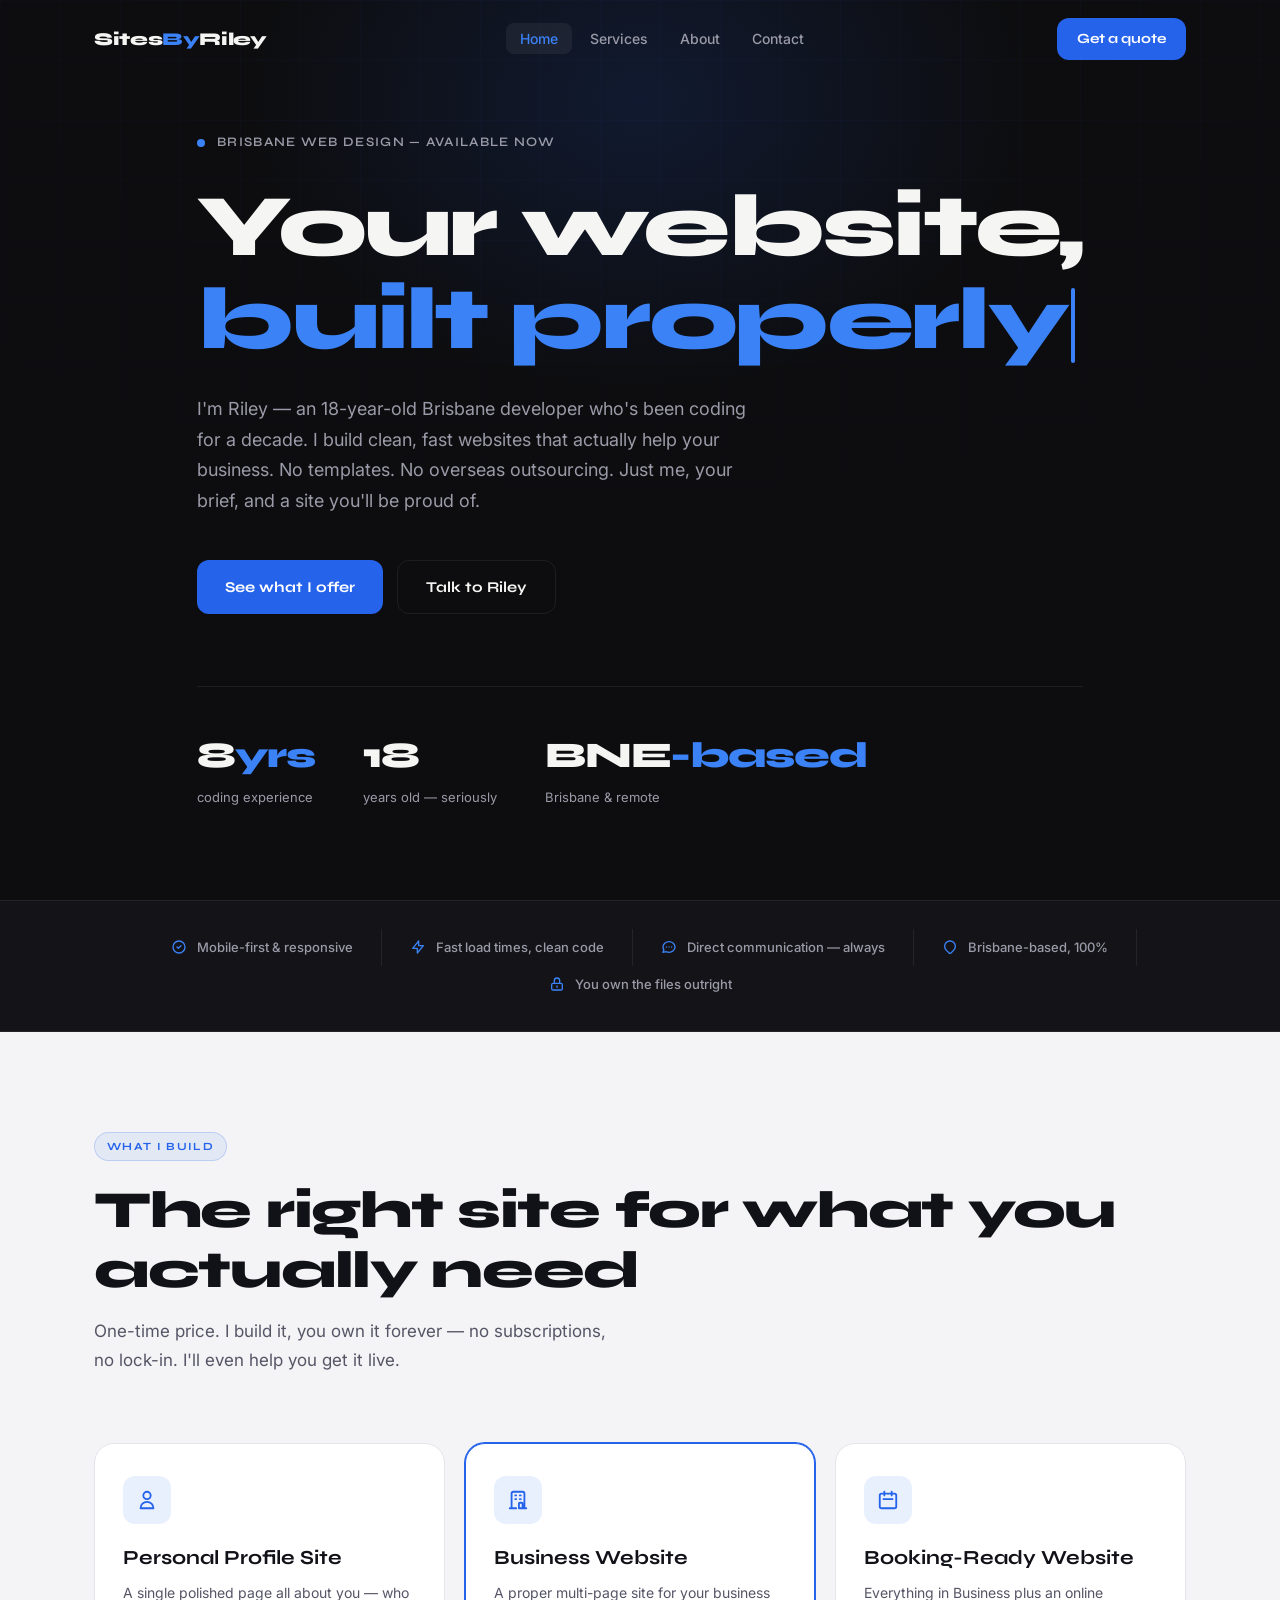
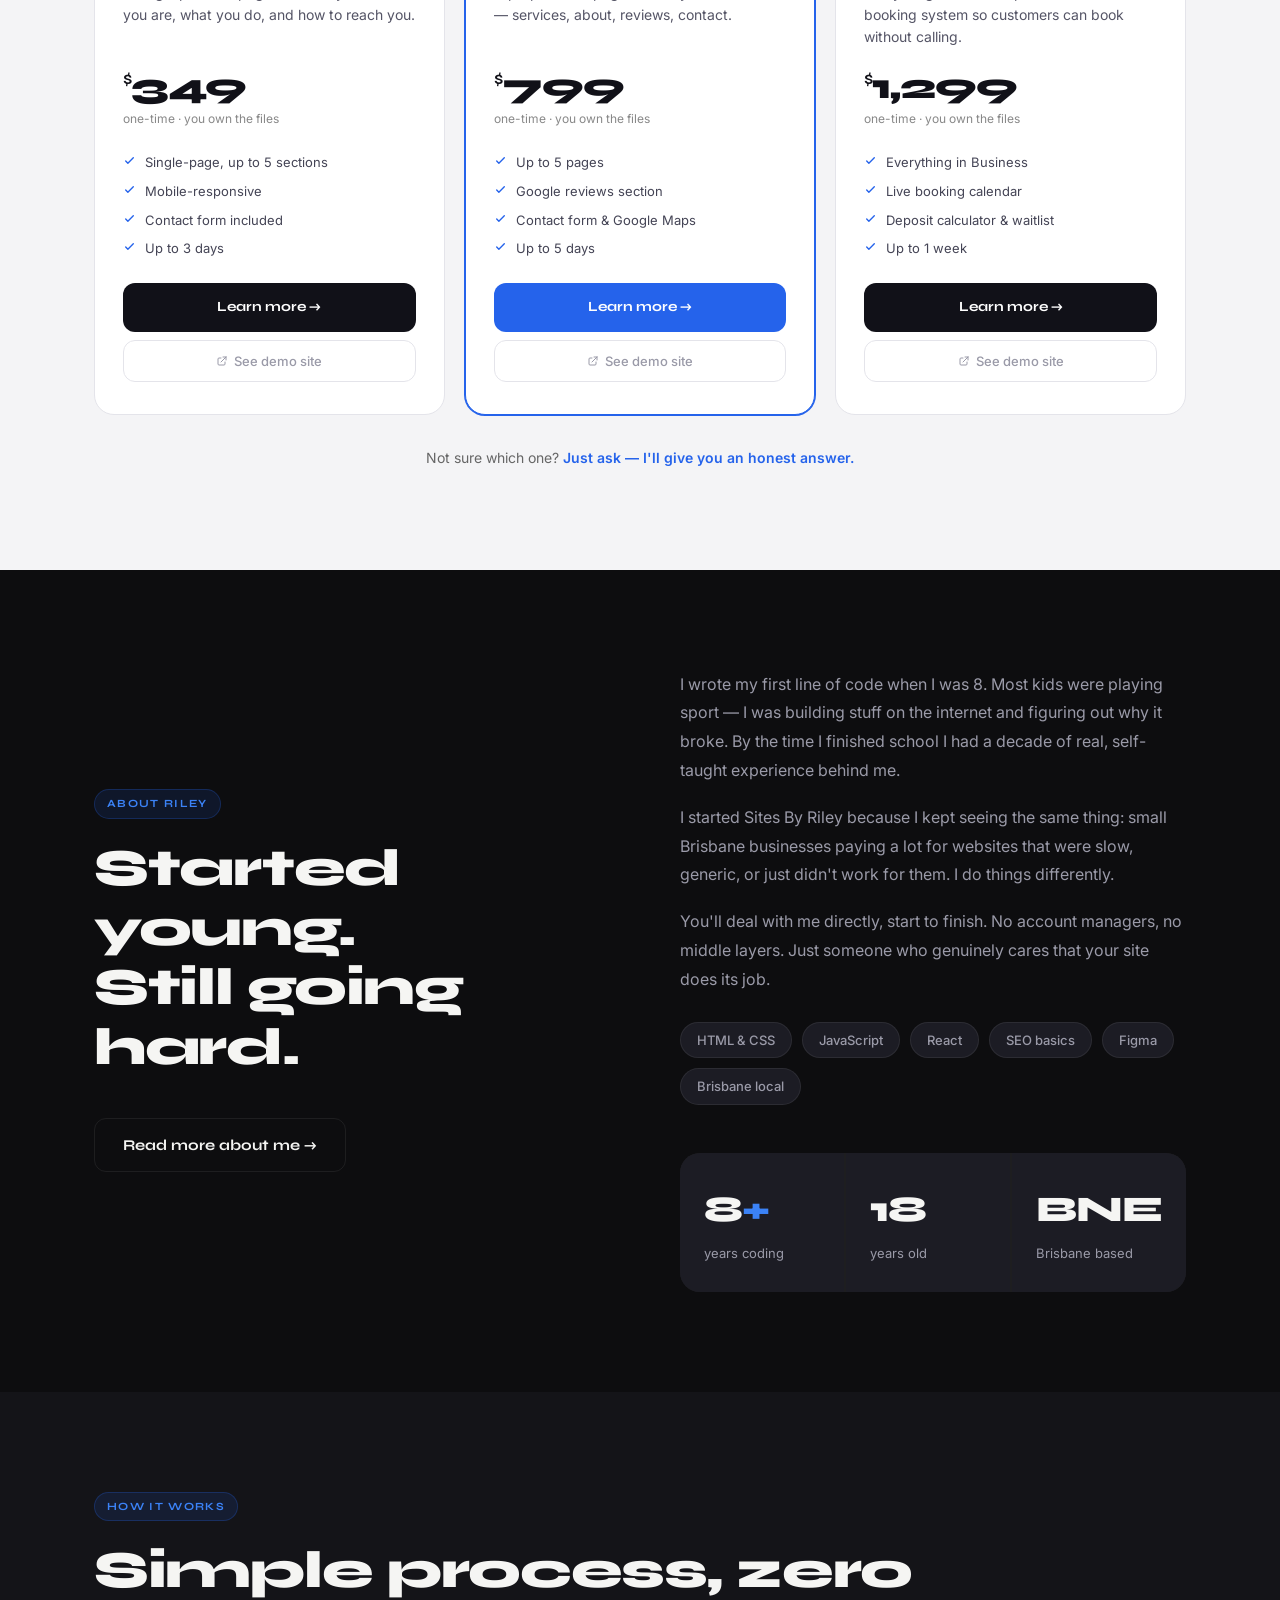
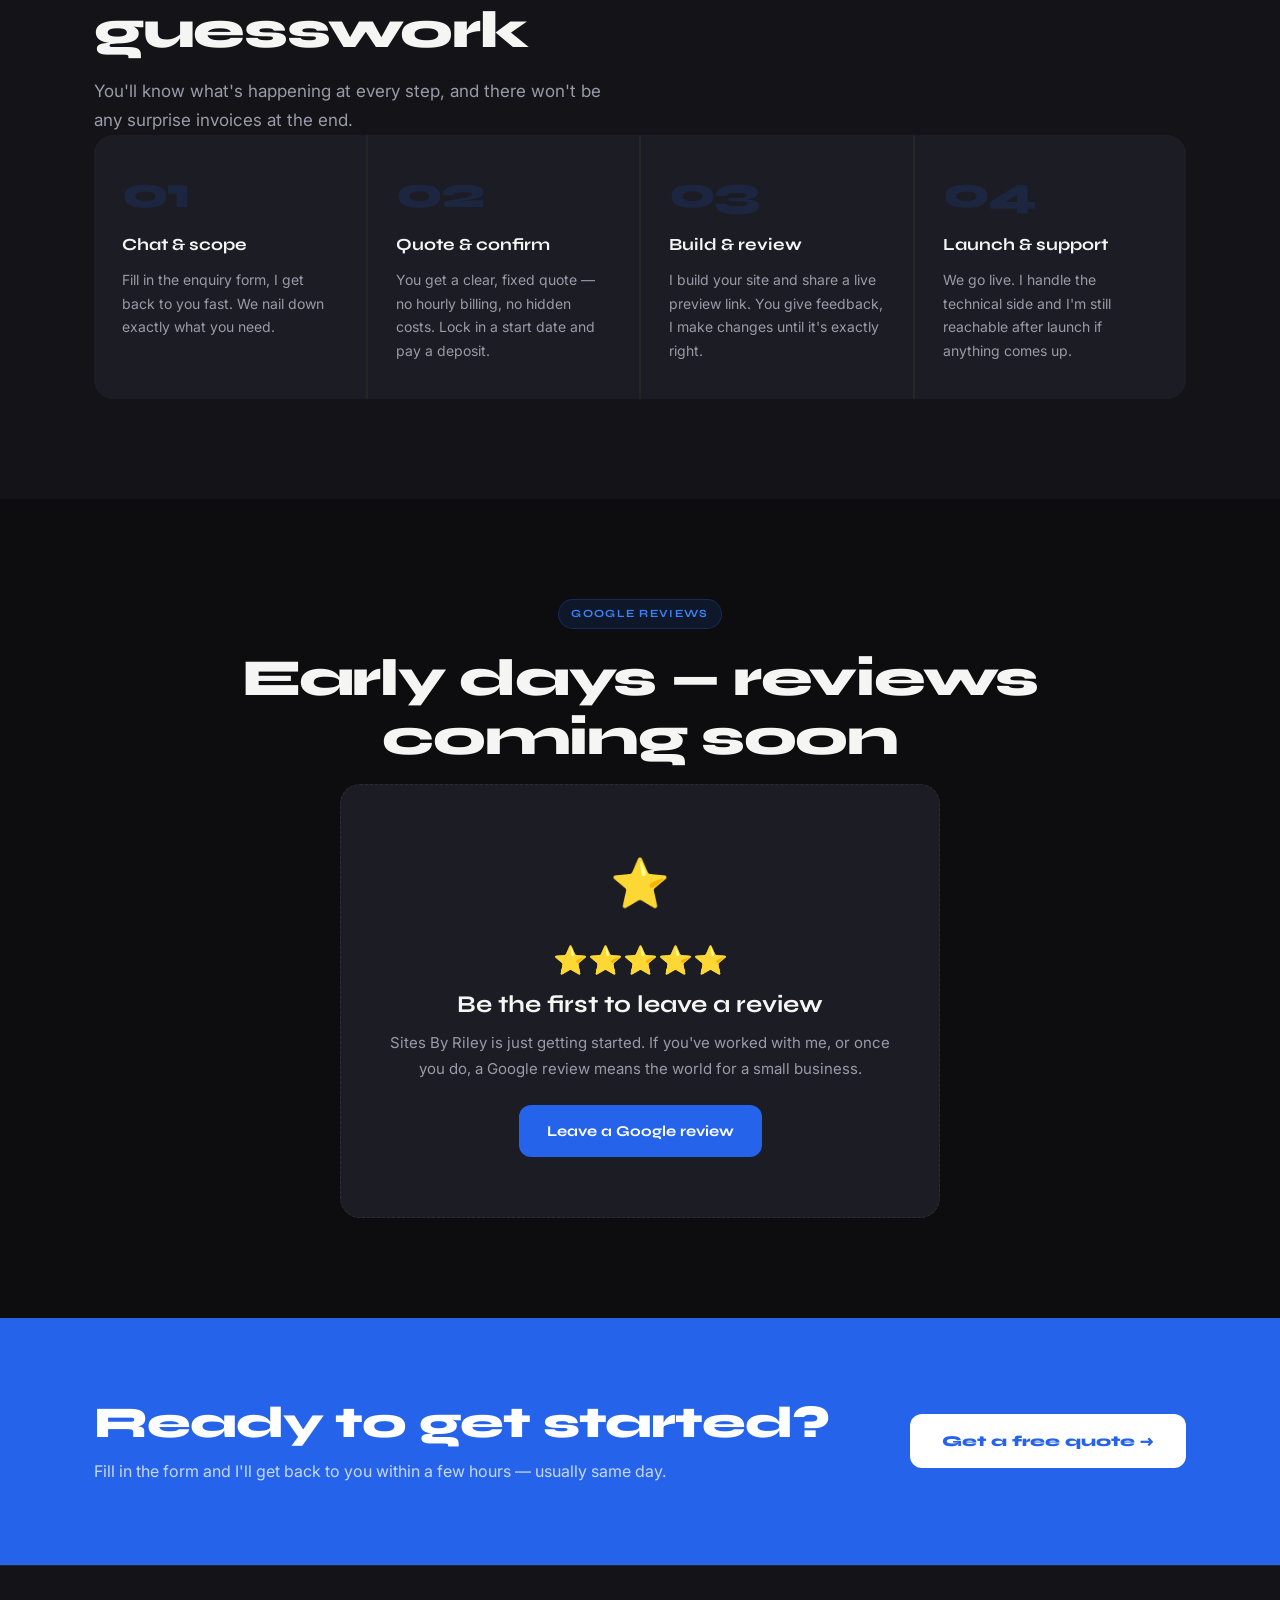
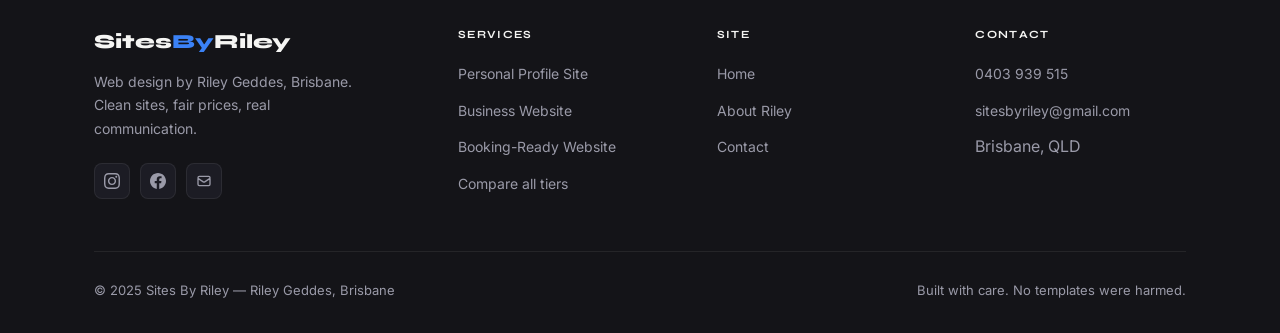
<file: index.html>
<!DOCTYPE html>
<html lang="en">
<head>
<meta charset="UTF-8"/><meta name="viewport" content="width=device-width,initial-scale=1.0"/>
<title>Sites By Riley — Brisbane Web Design</title>
<meta name="description" content="Brisbane web design by Riley Geddes. Professional websites built fast, priced fairly, and made to actually work for your business."/>
<link rel="preconnect" href="https://fonts.googleapis.com"/><link rel="preconnect" href="https://fonts.gstatic.com" crossorigin/>
<link href="https://fonts.googleapis.com/css2?family=Syne:wght@400;600;700;800&family=Inter:wght@400;500;600&display=swap" rel="stylesheet"/>
<link rel="stylesheet" href="shared.css"/>
<style>
/* Hero */
#hero{min-height:100vh;display:flex;flex-direction:column;justify-content:center;padding:120px 0 80px;position:relative;overflow:hidden;}
.hero-grid-bg{position:absolute;inset:0;background-image:linear-gradient(rgba(37,99,235,0.04) 1px,transparent 1px),linear-gradient(90deg,rgba(37,99,235,0.04) 1px,transparent 1px);background-size:60px 60px;mask-image:radial-gradient(ellipse 80% 60% at 50% 0%,black 40%,transparent 100%);-webkit-mask-image:radial-gradient(ellipse 80% 60% at 50% 0%,black 40%,transparent 100%);}
.hero-glow{position:absolute;top:-200px;left:50%;transform:translateX(-50%);width:800px;height:600px;background:radial-gradient(ellipse,rgba(37,99,235,0.15) 0%,transparent 70%);pointer-events:none;}
.hero-content{position:relative;z-index:1;}
.hero-eyebrow{display:flex;align-items:center;gap:12px;margin-bottom:28px;}
.hero-dot{width:8px;height:8px;border-radius:50%;background:var(--blue-lt);animation:pulse 2s ease infinite;}
@keyframes pulse{0%,100%{box-shadow:0 0 0 0 rgba(59,130,246,0.6);}50%{box-shadow:0 0 0 8px rgba(59,130,246,0);}}
.hero-eyebrow-text{font-family:'Syne',sans-serif;font-size:13px;font-weight:600;letter-spacing:.1em;text-transform:uppercase;color:var(--muted);}
.hero-headline{font-size:clamp(44px,7vw,88px);font-weight:800;letter-spacing:-0.03em;line-height:1.05;margin-bottom:28px;}
.hero-headline .accent{color:var(--blue-lt);}
.cursor{display:inline-block;width:4px;height:.85em;background:var(--blue-lt);margin-left:4px;vertical-align:middle;border-radius:2px;animation:blink 1.1s step-end infinite;}
@keyframes blink{0%,100%{opacity:1;}50%{opacity:0;}}
.hero-sub{font-size:18px;color:var(--muted);max-width:560px;margin-bottom:44px;line-height:1.7;}
.hero-actions{display:flex;gap:14px;flex-wrap:wrap;}
.hero-stats{display:flex;gap:48px;margin-top:72px;padding-top:40px;border-top:1px solid var(--border);flex-wrap:wrap;}
.hero-stat-num{font-family:'Syne',sans-serif;font-size:36px;font-weight:800;letter-spacing:-0.03em;}
.hero-stat-num span{color:var(--blue-lt);}
.hero-stat-label{font-size:13px;color:var(--muted);margin-top:2px;}
@media(max-width:600px){.hero-stats{gap:28px;}}

/* Services summary */
#services-home{background:var(--light-bg);color:var(--light-text);}
#services-home .section-title{color:var(--light-text);}
#services-home .section-sub{color:#555566;}
.services-summary-grid{display:grid;grid-template-columns:repeat(3,1fr);gap:20px;margin-top:52px;padding-top:16px;}
.svc-summary-card{background:#fff;border:1.5px solid #E4E4EA;border-radius:var(--radius-lg);padding:32px 28px;transition:var(--tr);position:relative;overflow:hidden;display:flex;flex-direction:column;}
.svc-summary-card::before{content:'';position:absolute;top:0;left:0;right:0;height:3px;background:var(--blue);transform:scaleX(0);transform-origin:left;transition:transform .35s ease;}
.svc-summary-card:hover{border-color:var(--blue);transform:translateY(-4px);box-shadow:0 12px 40px rgba(37,99,235,0.12);}
.svc-summary-card:hover::before{transform:scaleX(1);}
.svc-summary-card.popular{border-color:var(--blue);box-shadow:0 0 0 1px var(--blue);}
.svc-popular-badge{position:absolute;top:-13px;left:28px;background:var(--blue);color:#fff;font-family:'Syne',sans-serif;font-size:11px;font-weight:700;letter-spacing:.1em;text-transform:uppercase;padding:4px 12px;border-radius:100px;}
.svc-icon{width:48px;height:48px;border-radius:12px;background:rgba(37,99,235,0.1);display:flex;align-items:center;justify-content:center;color:var(--blue);margin-bottom:18px;}
.svc-name{font-family:'Syne',sans-serif;font-size:20px;font-weight:700;color:var(--light-text);margin-bottom:8px;}
.svc-tagline{font-size:14px;color:#555566;line-height:1.6;margin-bottom:20px;flex:1;}
.svc-price{font-family:'Syne',sans-serif;font-size:36px;font-weight:800;color:var(--light-text);letter-spacing:-0.03em;line-height:1;margin-bottom:4px;}
.svc-price sup{font-size:18px;font-weight:600;}
.svc-price-note{font-size:12px;color:#888;margin-bottom:24px;}
.svc-summary-feats{list-style:none;display:flex;flex-direction:column;gap:8px;margin-bottom:24px;}
.svc-summary-feats li{display:flex;align-items:flex-start;gap:9px;font-size:13px;color:#444455;}
.svc-summary-feats li svg{color:var(--blue);flex-shrink:0;margin-top:2px;}
.svc-btns{display:flex;flex-direction:column;gap:8px;margin-top:auto;}
.btn-svc-main{display:block;text-align:center;padding:13px 20px;background:var(--light-text);color:#fff;font-family:'Syne',sans-serif;font-weight:700;font-size:14px;border-radius:var(--radius);transition:var(--tr);}
.btn-svc-main:hover{background:var(--blue);transform:translateY(-1px);}
.svc-summary-card.popular .btn-svc-main{background:var(--blue);}
.svc-summary-card.popular .btn-svc-main:hover{background:var(--blue-lt);}
.btn-svc-demo{display:flex;align-items:center;justify-content:center;gap:6px;padding:10px 20px;background:transparent;color:var(--muted);border:1px solid #E4E4EA;font-family:'Inter',sans-serif;font-weight:500;font-size:13px;border-radius:var(--radius);transition:var(--tr);}
.btn-svc-demo:hover{border-color:var(--blue);color:var(--blue);}
@media(max-width:768px){.services-summary-grid{grid-template-columns:1fr;}}

/* About snippet */
#about-home{background:var(--black);}
.about-home-grid{display:grid;grid-template-columns:1fr 1fr;gap:80px;align-items:center;}
.about-home-right{color:var(--muted);font-size:16px;line-height:1.8;}
.about-home-right p{margin-bottom:18px;}
.about-chips{display:flex;flex-wrap:wrap;gap:10px;margin-top:28px;}
.chip{background:var(--card);border:1px solid var(--border);padding:7px 16px;border-radius:100px;font-size:13px;font-weight:500;color:var(--muted);}
.about-stat-strip{display:grid;grid-template-columns:repeat(3,1fr);gap:2px;background:var(--border);border-radius:var(--radius-lg);overflow:hidden;margin-top:48px;}
.about-stat{background:var(--card);padding:28px 24px;}
.about-stat-num{font-family:'Syne',sans-serif;font-size:36px;font-weight:800;letter-spacing:-0.03em;color:var(--white);}
.about-stat-num span{color:var(--blue-lt);}
.about-stat-label{font-size:13px;color:var(--muted);margin-top:4px;}
@media(max-width:768px){.about-home-grid{grid-template-columns:1fr;gap:48px;}.about-stat-strip{grid-template-columns:1fr;}}

/* Process */
#process{background:var(--surface);}
.process-steps{display:grid;grid-template-columns:repeat(4,1fr);gap:2px;background:var(--border);border-radius:var(--radius-lg);overflow:hidden;}
.process-step{background:var(--card);padding:36px 28px;transition:background var(--tr);}
.process-step:hover{background:var(--card-lt);}
.step-num{font-family:'Syne',sans-serif;font-size:44px;font-weight:800;color:rgba(37,99,235,0.15);line-height:1;margin-bottom:16px;letter-spacing:-0.04em;}
.step-title{font-family:'Syne',sans-serif;font-size:17px;font-weight:700;color:var(--white);margin-bottom:10px;}
.step-desc{font-size:14px;color:var(--muted);line-height:1.7;}
@media(max-width:768px){.process-steps{grid-template-columns:1fr 1fr;}}
@media(max-width:480px){.process-steps{grid-template-columns:1fr;}}

/* Reviews */
#reviews{background:var(--black);}
.reviews-coming{background:var(--card);border:1.5px dashed var(--border);border-radius:var(--radius-lg);padding:60px 40px;text-align:center;max-width:600px;margin:0 auto;}
.reviews-coming-icon{font-size:48px;margin-bottom:16px;}
.reviews-coming h3{font-size:24px;font-weight:700;margin-bottom:12px;}
.reviews-coming p{color:var(--muted);font-size:15px;line-height:1.7;margin-bottom:24px;}
</style>
</head>
<body>
<div id="page-veil"></div>
<nav id="nav">
  <div class="container nav-inner">
    <a href="index.html" class="nav-logo">Sites<span>By</span>Riley</a>
    <ul class="nav-links">
      <li><a href="index.html" class="active">Home</a></li>
      <li><a href="services.html">Services</a></li>
      <li><a href="about.html">About</a></li>
      <li><a href="contact.html">Contact</a></li>
    </ul>
    <div class="nav-cta">
      <a href="contact.html" class="btn btn-primary" style="padding:10px 20px;font-size:14px;">Get a quote</a>
    </div>
    <button class="hamburger" id="ham"><span></span><span></span><span></span></button>
  </div>
</nav>
<div class="mobile-menu" id="mob">
  <button class="mob-close" id="mob-close">✕</button>
  <a href="index.html">Home</a>
  <a href="services.html">Services</a>
  <a href="about.html">About</a>
  <a href="contact.html">Contact</a>
  <a href="contact.html" class="btn btn-primary">Get a quote</a>
</div>

<!-- Hero -->
<section id="hero">
  <div class="hero-grid-bg"></div>
  <div class="hero-glow"></div>
  <div class="container hero-content">
    <div class="hero-eyebrow reveal">
      <div class="hero-dot"></div>
      <span class="hero-eyebrow-text">Brisbane Web Design — Available now</span>
    </div>
    <h1 class="hero-headline reveal d1">
      Your website,<br>
      <span class="accent">built properly</span><span class="cursor"></span>
    </h1>
    <p class="hero-sub reveal d2">I'm Riley — an 18-year-old Brisbane developer who's been coding for a decade. I build clean, fast websites that actually help your business. No templates. No overseas outsourcing. Just me, your brief, and a site you'll be proud of.</p>
    <div class="hero-actions reveal d3">
      <a href="services.html" class="btn btn-primary">See what I offer</a>
      <a href="contact.html" class="btn btn-ghost">Talk to Riley</a>
    </div>
    <div class="hero-stats reveal d4">
      <div class="hero-stat"><div class="hero-stat-num">8<span>yrs</span></div><div class="hero-stat-label">coding experience</div></div>
      <div class="hero-stat"><div class="hero-stat-num">18</div><div class="hero-stat-label">years old — seriously</div></div>
      <div class="hero-stat"><div class="hero-stat-num">BNE<span>-based</span></div><div class="hero-stat-label">Brisbane & remote</div></div>
    </div>
  </div>
</section>

<!-- Trust -->
<div class="trust-bar">
  <div class="container trust-inner">
    <div class="trust-item reveal"><svg width="16" height="16" fill="none" viewBox="0 0 24 24" stroke="currentColor" stroke-width="2"><path stroke-linecap="round" stroke-linejoin="round" d="M9 12l2 2 4-4m6 2a9 9 0 11-18 0 9 9 0 0118 0z"/></svg>Mobile-first & responsive</div>
    <div class="trust-item reveal d1"><svg width="16" height="16" fill="none" viewBox="0 0 24 24" stroke="currentColor" stroke-width="2"><path stroke-linecap="round" stroke-linejoin="round" d="M13 10V3L4 14h7v7l9-11h-7z"/></svg>Fast load times, clean code</div>
    <div class="trust-item reveal d2"><svg width="16" height="16" fill="none" viewBox="0 0 24 24" stroke="currentColor" stroke-width="2"><path stroke-linecap="round" stroke-linejoin="round" d="M8 12h.01M12 12h.01M16 12h.01M21 12c0 4.418-4.03 8-9 8a9.863 9.863 0 01-4.255-.949L3 20l1.395-3.72C3.512 15.042 3 13.574 3 12c0-4.418 4.03-8 9-8s9 3.582 9 8z"/></svg>Direct communication — always</div>
    <div class="trust-item reveal d3"><svg width="16" height="16" fill="none" viewBox="0 0 24 24" stroke="currentColor" stroke-width="2"><path stroke-linecap="round" stroke-linejoin="round" d="M17.657 16.657L13.414 20.9a1.998 1.998 0 01-2.827 0l-4.244-4.243a8 8 0 1111.314 0z"/></svg>Brisbane-based, 100%</div>
    <div class="trust-item reveal d4"><svg width="16" height="16" fill="none" viewBox="0 0 24 24" stroke="currentColor" stroke-width="2"><path stroke-linecap="round" stroke-linejoin="round" d="M12 15v2m-6 4h12a2 2 0 002-2v-6a2 2 0 00-2-2H6a2 2 0 00-2 2v6a2 2 0 002 2zm10-10V7a4 4 0 00-8 0v4h8z"/></svg>You own the files outright</div>
  </div>
</div>

<!-- Services -->
<section id="services-home" class="section">
  <div class="container">
    <div class="section-header reveal">
      <div class="tag tag-light">What I build</div>
      <h2 class="section-title">The right site for what you actually need</h2>
      <p class="section-sub">One-time price. I build it, you own it forever — no subscriptions, no lock-in. I'll even help you get it live.</p>
    </div>
    <div class="services-summary-grid">

      <div class="svc-summary-card reveal d1">
        <div class="svc-icon"><svg width="22" height="22" fill="none" viewBox="0 0 24 24" stroke="currentColor" stroke-width="2"><path stroke-linecap="round" stroke-linejoin="round" d="M16 7a4 4 0 11-8 0 4 4 0 018 0zM12 14a7 7 0 00-7 7h14a7 7 0 00-7-7z"/></svg></div>
        <div class="svc-name">Personal Profile Site</div>
        <div class="svc-tagline">A single polished page all about you — who you are, what you do, and how to reach you.</div>
        <div class="svc-price"><sup>$</sup>349</div>
        <div class="svc-price-note">one-time · you own the files</div>
        <ul class="svc-summary-feats">
          <li><svg width="13" height="13" fill="none" viewBox="0 0 24 24" stroke="currentColor" stroke-width="2.5"><path stroke-linecap="round" stroke-linejoin="round" d="M5 13l4 4L19 7"/></svg>Single-page, up to 5 sections</li>
          <li><svg width="13" height="13" fill="none" viewBox="0 0 24 24" stroke="currentColor" stroke-width="2.5"><path stroke-linecap="round" stroke-linejoin="round" d="M5 13l4 4L19 7"/></svg>Mobile-responsive</li>
          <li><svg width="13" height="13" fill="none" viewBox="0 0 24 24" stroke="currentColor" stroke-width="2.5"><path stroke-linecap="round" stroke-linejoin="round" d="M5 13l4 4L19 7"/></svg>Contact form included</li>
          <li><svg width="13" height="13" fill="none" viewBox="0 0 24 24" stroke="currentColor" stroke-width="2.5"><path stroke-linecap="round" stroke-linejoin="round" d="M5 13l4 4L19 7"/></svg>Up to 3 days</li>
        </ul>
        <div class="svc-btns">
          <a href="tier1.html" class="btn-svc-main">Learn more →</a>
          <a href="https://sitesbyriley.github.io/Tier-1-Demo/" target="_blank" rel="noopener" class="btn-svc-demo"><svg width="12" height="12" fill="none" viewBox="0 0 24 24" stroke="currentColor" stroke-width="2"><path stroke-linecap="round" stroke-linejoin="round" d="M10 6H6a2 2 0 00-2 2v10a2 2 0 002 2h10a2 2 0 002-2v-4M14 4h6m0 0v6m0-6L10 14"/></svg>See demo site</a>
        </div>
      </div>

      <div class="svc-summary-card popular reveal d2">
        <div class="svc-icon"><svg width="22" height="22" fill="none" viewBox="0 0 24 24" stroke="currentColor" stroke-width="2"><path stroke-linecap="round" stroke-linejoin="round" d="M19 21V5a2 2 0 00-2-2H7a2 2 0 00-2 2v16m14 0h2m-2 0h-5m-9 0H3m2 0h5M9 7h1m-1 4h1m4-4h1m-1 4h1m-2 10v-5a1 1 0 011-1h2a1 1 0 011 1v5m-4 0h4"/></svg></div>
        <div class="svc-name">Business Website</div>
        <div class="svc-tagline">A proper multi-page site for your business — services, about, reviews, contact.</div>
        <div class="svc-price"><sup>$</sup>799</div>
        <div class="svc-price-note">one-time · you own the files</div>
        <ul class="svc-summary-feats">
          <li><svg width="13" height="13" fill="none" viewBox="0 0 24 24" stroke="currentColor" stroke-width="2.5"><path stroke-linecap="round" stroke-linejoin="round" d="M5 13l4 4L19 7"/></svg>Up to 5 pages</li>
          <li><svg width="13" height="13" fill="none" viewBox="0 0 24 24" stroke="currentColor" stroke-width="2.5"><path stroke-linecap="round" stroke-linejoin="round" d="M5 13l4 4L19 7"/></svg>Google reviews section</li>
          <li><svg width="13" height="13" fill="none" viewBox="0 0 24 24" stroke="currentColor" stroke-width="2.5"><path stroke-linecap="round" stroke-linejoin="round" d="M5 13l4 4L19 7"/></svg>Contact form & Google Maps</li>
          <li><svg width="13" height="13" fill="none" viewBox="0 0 24 24" stroke="currentColor" stroke-width="2.5"><path stroke-linecap="round" stroke-linejoin="round" d="M5 13l4 4L19 7"/></svg>Up to 5 days</li>
        </ul>
        <div class="svc-btns">
          <a href="tier2.html" class="btn-svc-main">Learn more →</a>
          <a href="https://sitesbyriley.github.io/Tier-2-Demo/" target="_blank" rel="noopener" class="btn-svc-demo"><svg width="12" height="12" fill="none" viewBox="0 0 24 24" stroke="currentColor" stroke-width="2"><path stroke-linecap="round" stroke-linejoin="round" d="M10 6H6a2 2 0 00-2 2v10a2 2 0 002 2h10a2 2 0 002-2v-4M14 4h6m0 0v6m0-6L10 14"/></svg>See demo site</a>
        </div>
      </div>

      <div class="svc-summary-card reveal d3">
        <div class="svc-icon"><svg width="22" height="22" fill="none" viewBox="0 0 24 24" stroke="currentColor" stroke-width="2"><path stroke-linecap="round" stroke-linejoin="round" d="M8 7V3m8 4V3m-9 8h10M5 21h14a2 2 0 002-2V7a2 2 0 00-2-2H5a2 2 0 00-2 2v12a2 2 0 002 2z"/></svg></div>
        <div class="svc-name">Booking-Ready Website</div>
        <div class="svc-tagline">Everything in Business plus an online booking system so customers can book without calling.</div>
        <div class="svc-price"><sup>$</sup>1,299</div>
        <div class="svc-price-note">one-time · you own the files</div>
        <ul class="svc-summary-feats">
          <li><svg width="13" height="13" fill="none" viewBox="0 0 24 24" stroke="currentColor" stroke-width="2.5"><path stroke-linecap="round" stroke-linejoin="round" d="M5 13l4 4L19 7"/></svg>Everything in Business</li>
          <li><svg width="13" height="13" fill="none" viewBox="0 0 24 24" stroke="currentColor" stroke-width="2.5"><path stroke-linecap="round" stroke-linejoin="round" d="M5 13l4 4L19 7"/></svg>Live booking calendar</li>
          <li><svg width="13" height="13" fill="none" viewBox="0 0 24 24" stroke="currentColor" stroke-width="2.5"><path stroke-linecap="round" stroke-linejoin="round" d="M5 13l4 4L19 7"/></svg>Deposit calculator & waitlist</li>
          <li><svg width="13" height="13" fill="none" viewBox="0 0 24 24" stroke="currentColor" stroke-width="2.5"><path stroke-linecap="round" stroke-linejoin="round" d="M5 13l4 4L19 7"/></svg>Up to 1 week</li>
        </ul>
        <div class="svc-btns">
          <a href="tier3.html" class="btn-svc-main">Learn more →</a>
          <a href="https://sitesbyriley.github.io/Tier-3-Demo/" target="_blank" rel="noopener" class="btn-svc-demo"><svg width="12" height="12" fill="none" viewBox="0 0 24 24" stroke="currentColor" stroke-width="2"><path stroke-linecap="round" stroke-linejoin="round" d="M10 6H6a2 2 0 00-2 2v10a2 2 0 002 2h10a2 2 0 002-2v-4M14 4h6m0 0v6m0-6L10 14"/></svg>See demo site</a>
        </div>
      </div>

    </div>
    <p class="reveal" style="text-align:center;margin-top:32px;font-size:14px;color:#666;">Not sure which one? <a href="contact.html" style="color:var(--blue);font-weight:600;">Just ask — I'll give you an honest answer.</a></p>
  </div>
</section>

<!-- About snippet -->
<section id="about-home" class="section">
  <div class="container">
    <div class="about-home-grid">
      <div>
        <div class="tag reveal">About Riley</div>
        <h2 class="section-title reveal d1">Started young.<br>Still going hard.</h2>
        <a href="about.html" class="btn btn-ghost reveal d2" style="margin-top:24px;">Read more about me →</a>
      </div>
      <div>
        <div class="about-home-right reveal d1">
          <p>I wrote my first line of code when I was 8. Most kids were playing sport — I was building stuff on the internet and figuring out why it broke. By the time I finished school I had a decade of real, self-taught experience behind me.</p>
          <p>I started Sites By Riley because I kept seeing the same thing: small Brisbane businesses paying a lot for websites that were slow, generic, or just didn't work for them. I do things differently.</p>
          <p>You'll deal with me directly, start to finish. No account managers, no middle layers. Just someone who genuinely cares that your site does its job.</p>
        </div>
        <div class="about-chips reveal d2">
          <span class="chip">HTML & CSS</span><span class="chip">JavaScript</span><span class="chip">React</span>
          <span class="chip">SEO basics</span><span class="chip">Figma</span><span class="chip">Brisbane local</span>
        </div>
        <div class="about-stat-strip reveal d3">
          <div class="about-stat"><div class="about-stat-num">8<span>+</span></div><div class="about-stat-label">years coding</div></div>
          <div class="about-stat"><div class="about-stat-num">18</div><div class="about-stat-label">years old</div></div>
          <div class="about-stat"><div class="about-stat-num">BNE</div><div class="about-stat-label">Brisbane based</div></div>
        </div>
      </div>
    </div>
  </div>
</section>

<!-- Process -->
<section id="process" class="section">
  <div class="container">
    <div class="section-header reveal">
      <div class="tag">How it works</div>
      <h2 class="section-title">Simple process, zero guesswork</h2>
      <p class="section-sub">You'll know what's happening at every step, and there won't be any surprise invoices at the end.</p>
    </div>
    <div class="process-steps">
      <div class="process-step reveal"><div class="step-num">01</div><div class="step-title">Chat & scope</div><div class="step-desc">Fill in the enquiry form, I get back to you fast. We nail down exactly what you need.</div></div>
      <div class="process-step reveal d1"><div class="step-num">02</div><div class="step-title">Quote & confirm</div><div class="step-desc">You get a clear, fixed quote — no hourly billing, no hidden costs. Lock in a start date and pay a deposit.</div></div>
      <div class="process-step reveal d2"><div class="step-num">03</div><div class="step-title">Build & review</div><div class="step-desc">I build your site and share a live preview link. You give feedback, I make changes until it's exactly right.</div></div>
      <div class="process-step reveal d3"><div class="step-num">04</div><div class="step-title">Launch & support</div><div class="step-desc">We go live. I handle the technical side and I'm still reachable after launch if anything comes up.</div></div>
    </div>
  </div>
</section>

<!-- Reviews -->
<section id="reviews" class="section">
  <div class="container">
    <div class="section-header reveal" style="text-align:center;">
      <div class="tag">Google reviews</div>
      <h2 class="section-title">Early days — reviews coming soon</h2>
    </div>
    <div class="reviews-coming reveal">
      <div class="reviews-coming-icon">⭐</div>
      <div style="display:flex;justify-content:center;gap:4px;font-size:28px;margin-bottom:8px;">⭐⭐⭐⭐⭐</div>
      <h3>Be the first to leave a review</h3>
      <p>Sites By Riley is just getting started. If you've worked with me, or once you do, a Google review means the world for a small business.</p>
      <a href="https://www.google.com/search?q=Sites+By+Riley+Brisbane" target="_blank" rel="noopener" class="btn btn-primary">Leave a Google review</a>
    </div>
  </div>
</section>

<!-- CTA -->
<div class="cta-band">
  <div class="container cta-inner">
    <div>
      <div class="cta-title">Ready to get started?</div>
      <div class="cta-sub">Fill in the form and I'll get back to you within a few hours — usually same day.</div>
    </div>
    <a href="contact.html" class="btn-cta-white">Get a free quote →</a>
  </div>
</div>

<footer>
  <div class="container">
    <div class="footer-grid">
      <div>
        <div class="footer-brand-name">Sites<span>By</span>Riley</div>
        <p class="footer-desc">Web design by Riley Geddes, Brisbane. Clean sites, fair prices, real communication.</p>
        <div class="footer-socials">
          <a href="#" class="footer-social" aria-label="Instagram" target="_blank" rel="noopener"><svg width="16" height="16" fill="currentColor" viewBox="0 0 24 24"><path d="M12 2.163c3.204 0 3.584.012 4.85.07 3.252.148 4.771 1.691 4.919 4.919.058 1.265.069 1.645.069 4.849 0 3.205-.012 3.584-.069 4.849-.149 3.225-1.664 4.771-4.919 4.919-1.266.058-1.644.07-4.85.07-3.204 0-3.584-.012-4.849-.07-3.26-.149-4.771-1.699-4.919-4.92-.058-1.265-.07-1.644-.07-4.849 0-3.204.013-3.583.07-4.849.149-3.227 1.664-4.771 4.919-4.919 1.266-.057 1.645-.069 4.849-.069zm0-2.163c-3.259 0-3.667.014-4.947.072-4.358.2-6.78 2.618-6.98 6.98-.059 1.281-.073 1.689-.073 4.948 0 3.259.014 3.668.072 4.948.2 4.358 2.618 6.78 6.98 6.98 1.281.058 1.689.072 4.948.072 3.259 0 3.668-.014 4.948-.072 4.354-.2 6.782-2.618 6.979-6.98.059-1.28.073-1.689.073-4.948 0-3.259-.014-3.667-.072-4.947-.196-4.354-2.617-6.78-6.979-6.98-1.281-.059-1.69-.073-4.949-.073zm0 5.838c-3.403 0-6.162 2.759-6.162 6.162s2.759 6.163 6.162 6.163 6.162-2.759 6.162-6.163c0-3.403-2.759-6.162-6.162-6.162zm0 10.162c-2.209 0-4-1.79-4-4 0-2.209 1.791-4 4-4s4 1.791 4 4c0 2.21-1.791 4-4 4zm6.406-11.845c-.796 0-1.441.645-1.441 1.44s.645 1.44 1.441 1.44c.795 0 1.439-.645 1.439-1.44s-.644-1.44-1.439-1.44z"/></svg></a>
          <a href="#" class="footer-social" aria-label="Facebook" target="_blank" rel="noopener"><svg width="16" height="16" fill="currentColor" viewBox="0 0 24 24"><path d="M24 12.073c0-6.627-5.373-12-12-12s-12 5.373-12 12c0 5.99 4.388 10.954 10.125 11.854v-8.385H7.078v-3.47h3.047V9.43c0-3.007 1.792-4.669 4.533-4.669 1.312 0 2.686.235 2.686.235v2.953H15.83c-1.491 0-1.956.925-1.956 1.874v2.25h3.328l-.532 3.47h-2.796v8.385C19.612 23.027 24 18.062 24 12.073z"/></svg></a>
          <a href="mailto:sitesbyriley@gmail.com" class="footer-social" aria-label="Email"><svg width="16" height="16" fill="none" viewBox="0 0 24 24" stroke="currentColor" stroke-width="2"><path stroke-linecap="round" stroke-linejoin="round" d="M3 8l7.89 5.26a2 2 0 002.22 0L21 8M5 19h14a2 2 0 002-2V7a2 2 0 00-2-2H5a2 2 0 00-2 2v10a2 2 0 002 2z"/></svg></a>
        </div>
      </div>
      <div>
        <div class="footer-col-title">Services</div>
        <ul class="footer-links">
          <li><a href="tier1.html">Personal Profile Site</a></li>
          <li><a href="tier2.html">Business Website</a></li>
          <li><a href="tier3.html">Booking-Ready Website</a></li>
          <li><a href="services.html">Compare all tiers</a></li>
        </ul>
      </div>
      <div>
        <div class="footer-col-title">Site</div>
        <ul class="footer-links">
          <li><a href="index.html">Home</a></li>
          <li><a href="about.html">About Riley</a></li>
          <li><a href="contact.html">Contact</a></li>
        </ul>
      </div>
      <div>
        <div class="footer-col-title">Contact</div>
        <ul class="footer-links">
          <li><a href="tel:0403939515">0403 939 515</a></li>
          <li><a href="mailto:sitesbyriley@gmail.com">sitesbyriley@gmail.com</a></li>
          <li><span style="color:var(--muted)">Brisbane, QLD</span></li>
        </ul>
      </div>
    </div>
    <div class="footer-bottom">
      <span>&copy; 2025 Sites By Riley — Riley Geddes, Brisbane</span>
      <span>Built with care. No templates were harmed.</span>
    </div>
  </div>
</footer>
<script src="shared.js"></script>
</body>
</html>
</file>
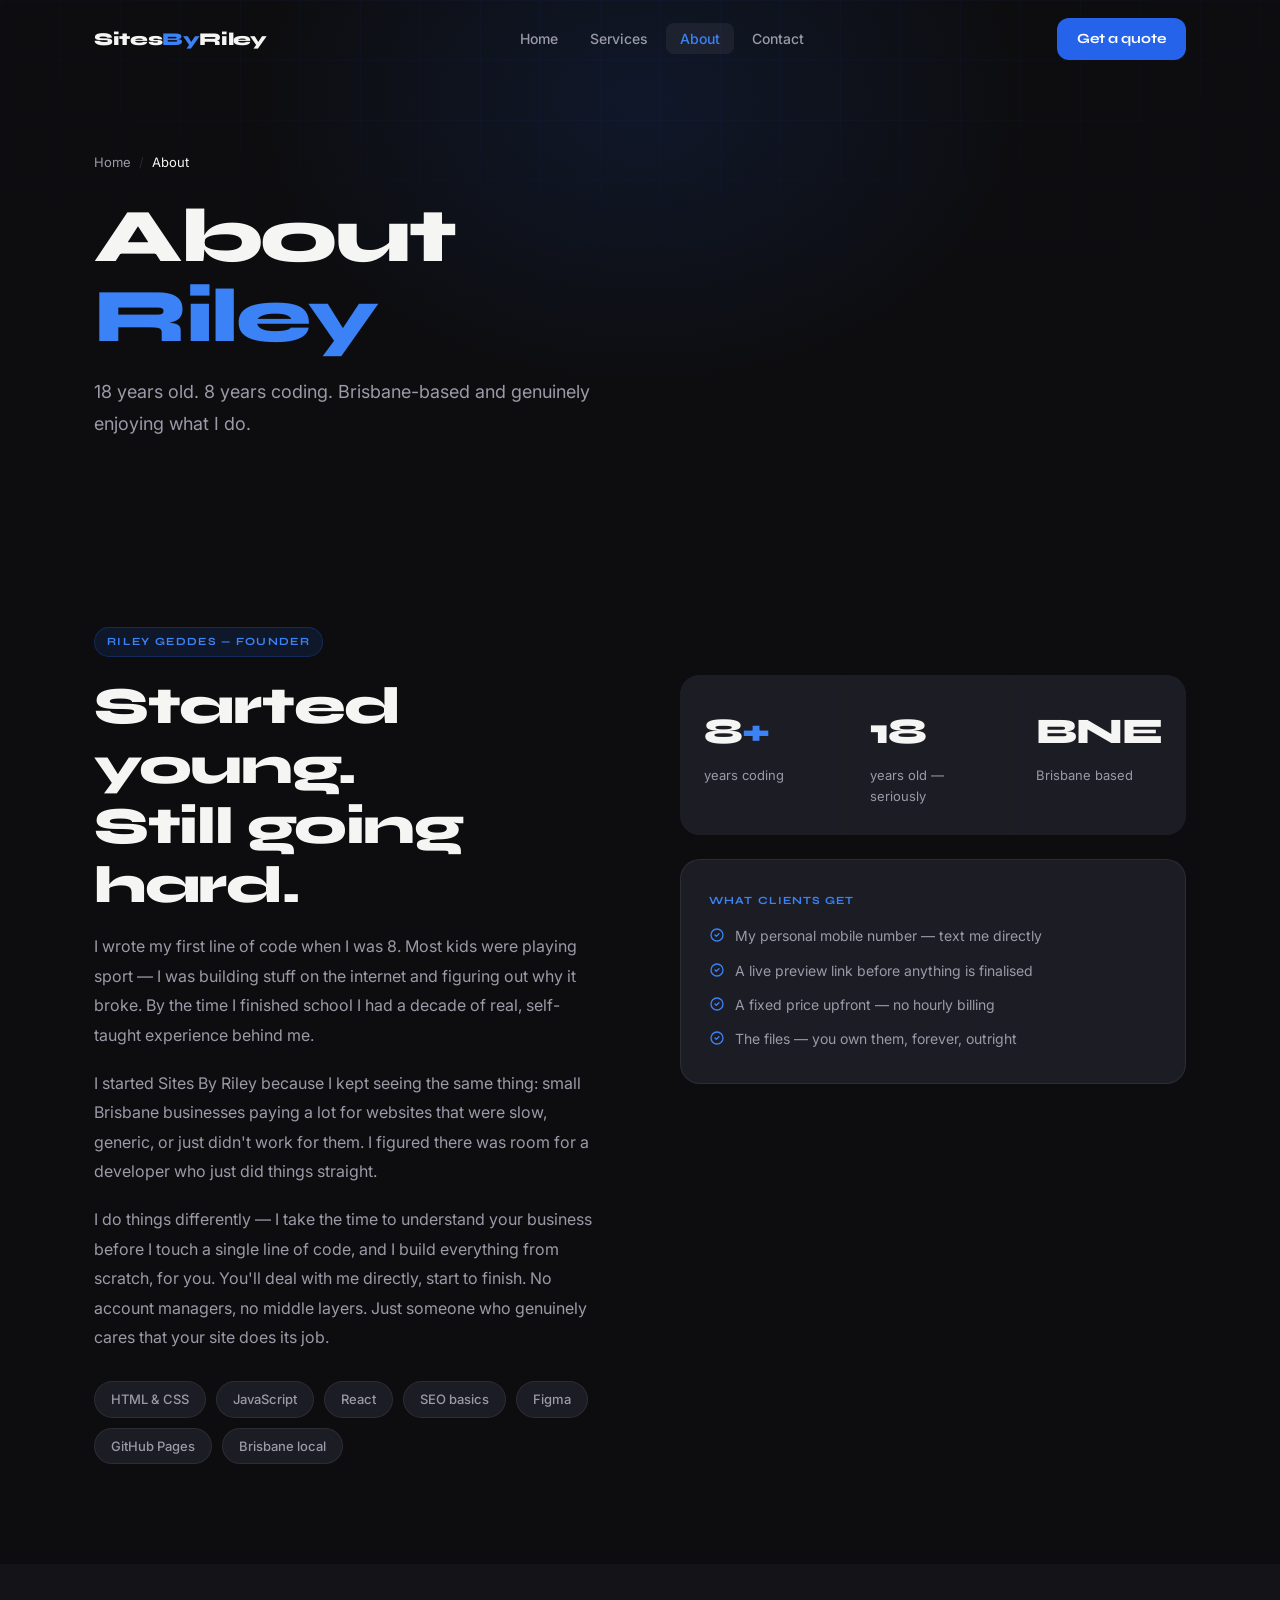
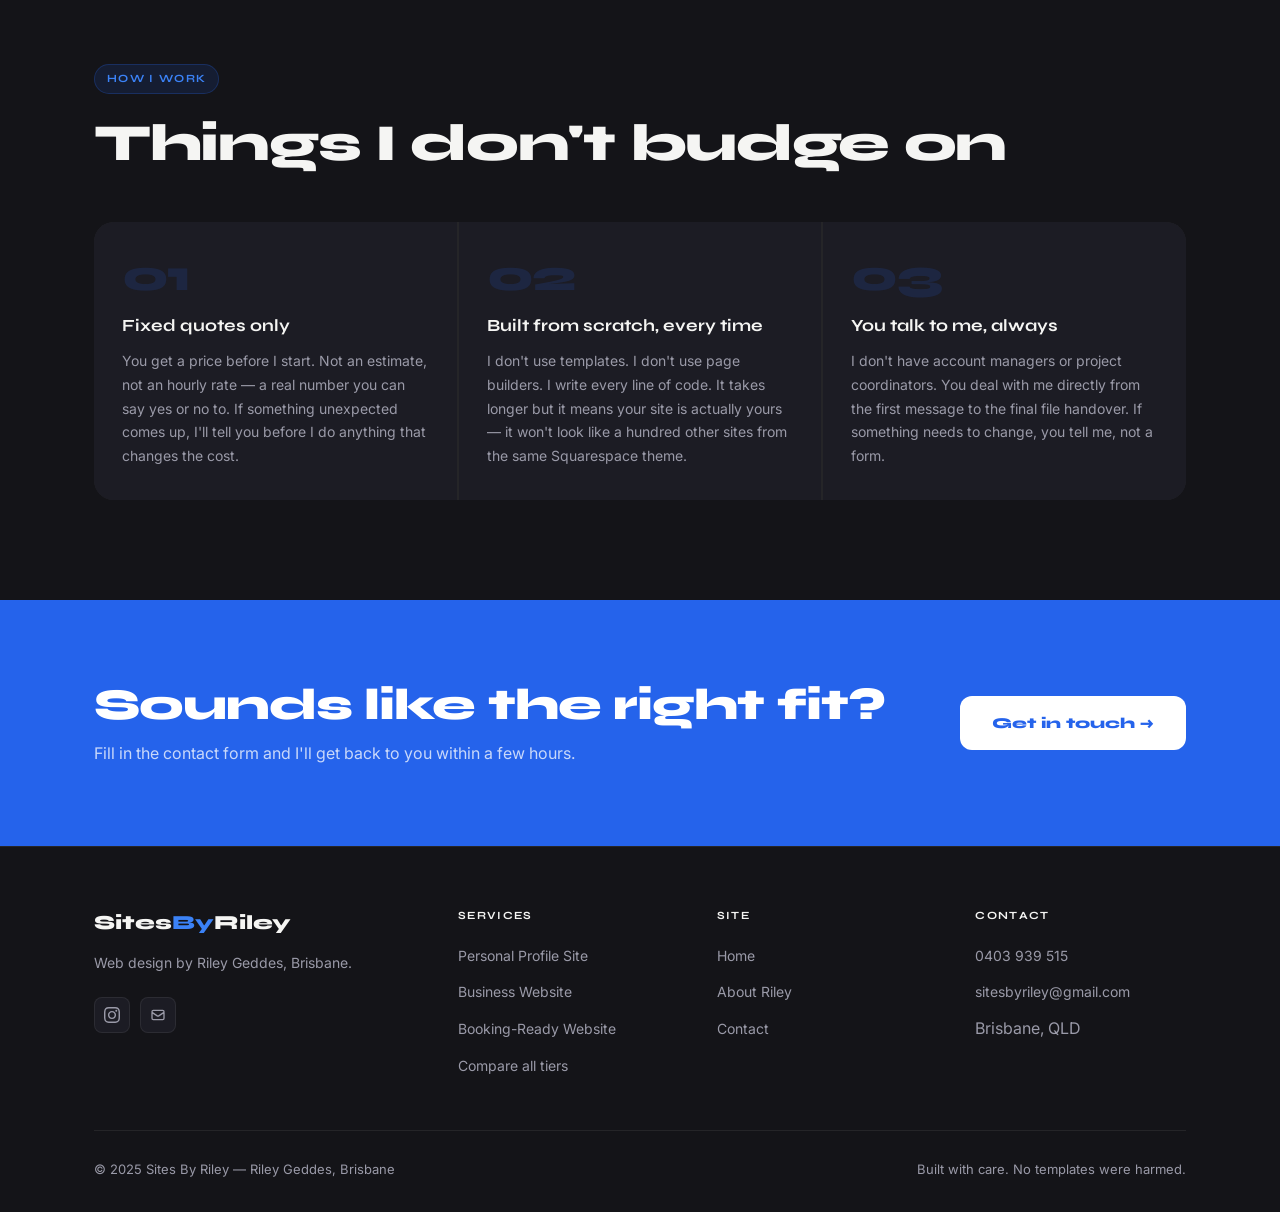
<file: about.html>
<!DOCTYPE html>
<html lang="en">
<head>
<meta charset="UTF-8"/><meta name="viewport" content="width=device-width,initial-scale=1.0"/>
<title>About Riley Geddes — Sites By Riley</title>
<meta name="description" content="Riley Geddes — 18-year-old Brisbane web developer with 8 years of coding experience. Founder of Sites By Riley."/>
<link rel="preconnect" href="https://fonts.googleapis.com"/><link rel="preconnect" href="https://fonts.gstatic.com" crossorigin/>
<link href="https://fonts.googleapis.com/css2?family=Syne:wght@400;600;700;800&family=Inter:wght@400;500;600&display=swap" rel="stylesheet"/>
<link rel="stylesheet" href="shared.css"/>
<style>
.about-grid{display:grid;grid-template-columns:1fr 1fr;gap:80px;align-items:start;}
.about-body-text{font-size:16px;color:var(--muted);line-height:1.85;margin-bottom:18px;}
.about-chips{display:flex;flex-wrap:wrap;gap:10px;margin-top:28px;}
.chip{background:var(--card);border:1px solid var(--border);padding:7px 16px;border-radius:100px;font-size:13px;font-weight:500;color:var(--muted);}
.about-stat-strip{display:grid;grid-template-columns:repeat(3,1fr);gap:2px;background:var(--border);border-radius:var(--radius-lg);overflow:hidden;margin-top:48px;}
.about-stat{background:var(--card);padding:28px 24px;}
.about-stat-num{font-family:'Syne',sans-serif;font-size:36px;font-weight:800;letter-spacing:-0.03em;color:var(--white);}
.about-stat-num span{color:var(--blue-lt);}
.about-stat-label{font-size:13px;color:var(--muted);margin-top:4px;}
.values-grid{display:grid;grid-template-columns:repeat(3,1fr);gap:2px;background:var(--border);border-radius:var(--radius-lg);overflow:hidden;margin-top:48px;}
.value-card{background:var(--card);padding:32px 28px;transition:background var(--tr);}
.value-card:hover{background:var(--card-lt);}
.value-num{font-family:'Syne',sans-serif;font-size:44px;font-weight:800;color:rgba(37,99,235,0.15);line-height:1;margin-bottom:14px;letter-spacing:-0.04em;}
.value-title{font-family:'Syne',sans-serif;font-size:17px;font-weight:700;color:var(--white);margin-bottom:10px;}
.value-desc{font-size:14px;color:var(--muted);line-height:1.7;}
@media(max-width:768px){.about-grid{grid-template-columns:1fr;gap:48px;}.about-stat-strip,.values-grid{grid-template-columns:1fr;}}
</style>
</head>
<body>
<div id="page-veil"></div>
<nav id="nav">
  <div class="container nav-inner">
    <a href="index.html" class="nav-logo">Sites<span>By</span>Riley</a>
    <ul class="nav-links">
      <li><a href="index.html">Home</a></li><li><a href="services.html">Services</a></li>
      <li><a href="about.html" class="active">About</a></li><li><a href="contact.html">Contact</a></li>
    </ul>
    <div class="nav-cta"><a href="contact.html" class="btn btn-primary" style="padding:10px 20px;font-size:14px;">Get a quote</a></div>
    <button class="hamburger" id="ham"><span></span><span></span><span></span></button>
  </div>
</nav>
<div class="mobile-menu" id="mob">
  <button class="mob-close" id="mob-close">✕</button>
  <a href="index.html">Home</a><a href="services.html">Services</a><a href="about.html">About</a><a href="contact.html">Contact</a>
  <a href="contact.html" class="btn btn-primary">Get a quote</a>
</div>

<div class="page-hero">
  <div class="page-hero-grid"></div><div class="page-hero-glow"></div>
  <div class="container page-hero-content">
    <div class="page-breadcrumb reveal"><a href="index.html">Home</a><span>/</span><span style="color:var(--white);">About</span></div>
    <h1 class="page-hero-title reveal d1">About<br><span>Riley</span></h1>
    <p class="page-hero-sub reveal d2">18 years old. 8 years coding. Brisbane-based and genuinely enjoying what I do.</p>
  </div>
</div>

<section class="section" style="background:var(--black);">
  <div class="container">
    <div class="about-grid">
      <div>
        <div class="tag reveal">Riley Geddes — Founder</div>
        <h2 class="section-title reveal d1">Started young.<br>Still going hard.</h2>
        <p class="about-body-text reveal d2">I wrote my first line of code when I was 8. Most kids were playing sport — I was building stuff on the internet and figuring out why it broke. By the time I finished school I had a decade of real, self-taught experience behind me.</p>
        <p class="about-body-text reveal d2">I started Sites By Riley because I kept seeing the same thing: small Brisbane businesses paying a lot for websites that were slow, generic, or just didn't work for them. I figured there was room for a developer who just did things straight.</p>
        <p class="about-body-text reveal d3">I do things differently — I take the time to understand your business before I touch a single line of code, and I build everything from scratch, for you. You'll deal with me directly, start to finish. No account managers, no middle layers. Just someone who genuinely cares that your site does its job.</p>
        <div class="about-chips reveal d3">
          <span class="chip">HTML & CSS</span><span class="chip">JavaScript</span><span class="chip">React</span>
          <span class="chip">SEO basics</span><span class="chip">Figma</span><span class="chip">GitHub Pages</span><span class="chip">Brisbane local</span>
        </div>
      </div>
      <div>
        <div class="about-stat-strip reveal d1">
          <div class="about-stat"><div class="about-stat-num">8<span>+</span></div><div class="about-stat-label">years coding</div></div>
          <div class="about-stat"><div class="about-stat-num">18</div><div class="about-stat-label">years old — seriously</div></div>
          <div class="about-stat"><div class="about-stat-num">BNE</div><div class="about-stat-label">Brisbane based</div></div>
        </div>
        <div style="background:var(--card);border:1px solid var(--border);border-radius:var(--radius-lg);padding:32px 28px;margin-top:24px;" class="reveal d2">
          <div style="font-family:'Syne',sans-serif;font-size:11px;font-weight:700;letter-spacing:.1em;text-transform:uppercase;color:var(--blue-lt);margin-bottom:16px;">What clients get</div>
          <ul style="list-style:none;display:flex;flex-direction:column;gap:12px;">
            <li style="display:flex;align-items:flex-start;gap:10px;font-size:14px;color:var(--muted);"><svg width="16" height="16" fill="none" viewBox="0 0 24 24" stroke="currentColor" stroke-width="2" style="color:var(--blue-lt);flex-shrink:0;margin-top:2px;"><path stroke-linecap="round" stroke-linejoin="round" d="M9 12l2 2 4-4m6 2a9 9 0 11-18 0 9 9 0 0118 0z"/></svg>My personal mobile number — text me directly</li>
            <li style="display:flex;align-items:flex-start;gap:10px;font-size:14px;color:var(--muted);"><svg width="16" height="16" fill="none" viewBox="0 0 24 24" stroke="currentColor" stroke-width="2" style="color:var(--blue-lt);flex-shrink:0;margin-top:2px;"><path stroke-linecap="round" stroke-linejoin="round" d="M9 12l2 2 4-4m6 2a9 9 0 11-18 0 9 9 0 0118 0z"/></svg>A live preview link before anything is finalised</li>
            <li style="display:flex;align-items:flex-start;gap:10px;font-size:14px;color:var(--muted);"><svg width="16" height="16" fill="none" viewBox="0 0 24 24" stroke="currentColor" stroke-width="2" style="color:var(--blue-lt);flex-shrink:0;margin-top:2px;"><path stroke-linecap="round" stroke-linejoin="round" d="M9 12l2 2 4-4m6 2a9 9 0 11-18 0 9 9 0 0118 0z"/></svg>A fixed price upfront — no hourly billing</li>
            <li style="display:flex;align-items:flex-start;gap:10px;font-size:14px;color:var(--muted);"><svg width="16" height="16" fill="none" viewBox="0 0 24 24" stroke="currentColor" stroke-width="2" style="color:var(--blue-lt);flex-shrink:0;margin-top:2px;"><path stroke-linecap="round" stroke-linejoin="round" d="M9 12l2 2 4-4m6 2a9 9 0 11-18 0 9 9 0 0118 0z"/></svg>The files — you own them, forever, outright</li>
          </ul>
        </div>
      </div>
    </div>
  </div>
</section>

<section class="section" style="background:var(--surface);">
  <div class="container">
    <div class="section-header reveal" style="margin-bottom:48px;">
      <div class="tag">How I work</div>
      <h2 class="section-title">Things I don't budge on</h2>
    </div>
    <div class="values-grid">
      <div class="value-card reveal"><div class="value-num">01</div><div class="value-title">Fixed quotes only</div><div class="value-desc">You get a price before I start. Not an estimate, not an hourly rate — a real number you can say yes or no to. If something unexpected comes up, I'll tell you before I do anything that changes the cost.</div></div>
      <div class="value-card reveal d1"><div class="value-num">02</div><div class="value-title">Built from scratch, every time</div><div class="value-desc">I don't use templates. I don't use page builders. I write every line of code. It takes longer but it means your site is actually yours — it won't look like a hundred other sites from the same Squarespace theme.</div></div>
      <div class="value-card reveal d2"><div class="value-num">03</div><div class="value-title">You talk to me, always</div><div class="value-desc">I don't have account managers or project coordinators. You deal with me directly from the first message to the final file handover. If something needs to change, you tell me, not a form.</div></div>
    </div>
  </div>
</section>

<div class="cta-band">
  <div class="container cta-inner">
    <div><div class="cta-title">Sounds like the right fit?</div><div class="cta-sub">Fill in the contact form and I'll get back to you within a few hours.</div></div>
    <a href="contact.html" class="btn-cta-white">Get in touch →</a>
  </div>
</div>

<footer>
  <div class="container">
    <div class="footer-grid">
      <div><div class="footer-brand-name">Sites<span>By</span>Riley</div><p class="footer-desc">Web design by Riley Geddes, Brisbane.</p><div class="footer-socials"><a href="#" class="footer-social" aria-label="Instagram" target="_blank" rel="noopener"><svg width="16" height="16" fill="currentColor" viewBox="0 0 24 24"><path d="M12 2.163c3.204 0 3.584.012 4.85.07 3.252.148 4.771 1.691 4.919 4.919.058 1.265.069 1.645.069 4.849 0 3.205-.012 3.584-.069 4.849-.149 3.225-1.664 4.771-4.919 4.919-1.266.058-1.644.07-4.85.07-3.204 0-3.584-.012-4.849-.07-3.26-.149-4.771-1.699-4.919-4.92-.058-1.265-.07-1.644-.07-4.849 0-3.204.013-3.583.07-4.849.149-3.227 1.664-4.771 4.919-4.919 1.266-.057 1.645-.069 4.849-.069zm0-2.163c-3.259 0-3.667.014-4.947.072-4.358.2-6.78 2.618-6.98 6.98-.059 1.281-.073 1.689-.073 4.948 0 3.259.014 3.668.072 4.948.2 4.358 2.618 6.78 6.98 6.98 1.281.058 1.689.072 4.948.072 3.259 0 3.668-.014 4.948-.072 4.354-.2 6.782-2.618 6.979-6.98.059-1.28.073-1.689.073-4.948 0-3.259-.014-3.667-.072-4.947-.196-4.354-2.617-6.78-6.979-6.98-1.281-.059-1.69-.073-4.949-.073zm0 5.838c-3.403 0-6.162 2.759-6.162 6.162s2.759 6.163 6.162 6.163 6.162-2.759 6.162-6.163c0-3.403-2.759-6.162-6.162-6.162zm0 10.162c-2.209 0-4-1.79-4-4 0-2.209 1.791-4 4-4s4 1.791 4 4c0 2.21-1.791 4-4 4zm6.406-11.845c-.796 0-1.441.645-1.441 1.44s.645 1.44 1.441 1.44c.795 0 1.439-.645 1.439-1.44s-.644-1.44-1.439-1.44z"/></svg></a><a href="mailto:sitesbyriley@gmail.com" class="footer-social" aria-label="Email"><svg width="16" height="16" fill="none" viewBox="0 0 24 24" stroke="currentColor" stroke-width="2"><path stroke-linecap="round" stroke-linejoin="round" d="M3 8l7.89 5.26a2 2 0 002.22 0L21 8M5 19h14a2 2 0 002-2V7a2 2 0 00-2-2H5a2 2 0 00-2 2v10a2 2 0 002 2z"/></svg></a></div></div>
      <div><div class="footer-col-title">Services</div><ul class="footer-links"><li><a href="tier1.html">Personal Profile Site</a></li><li><a href="tier2.html">Business Website</a></li><li><a href="tier3.html">Booking-Ready Website</a></li><li><a href="services.html">Compare all tiers</a></li></ul></div>
      <div><div class="footer-col-title">Site</div><ul class="footer-links"><li><a href="index.html">Home</a></li><li><a href="about.html">About Riley</a></li><li><a href="contact.html">Contact</a></li></ul></div>
      <div><div class="footer-col-title">Contact</div><ul class="footer-links"><li><a href="tel:0403939515">0403 939 515</a></li><li><a href="mailto:sitesbyriley@gmail.com">sitesbyriley@gmail.com</a></li><li><span style="color:var(--muted)">Brisbane, QLD</span></li></ul></div>
    </div>
    <div class="footer-bottom"><span>&copy; 2025 Sites By Riley — Riley Geddes, Brisbane</span><span>Built with care. No templates were harmed.</span></div>
  </div>
</footer>
<script src="shared.js"></script>
</body>
</html>
</file>
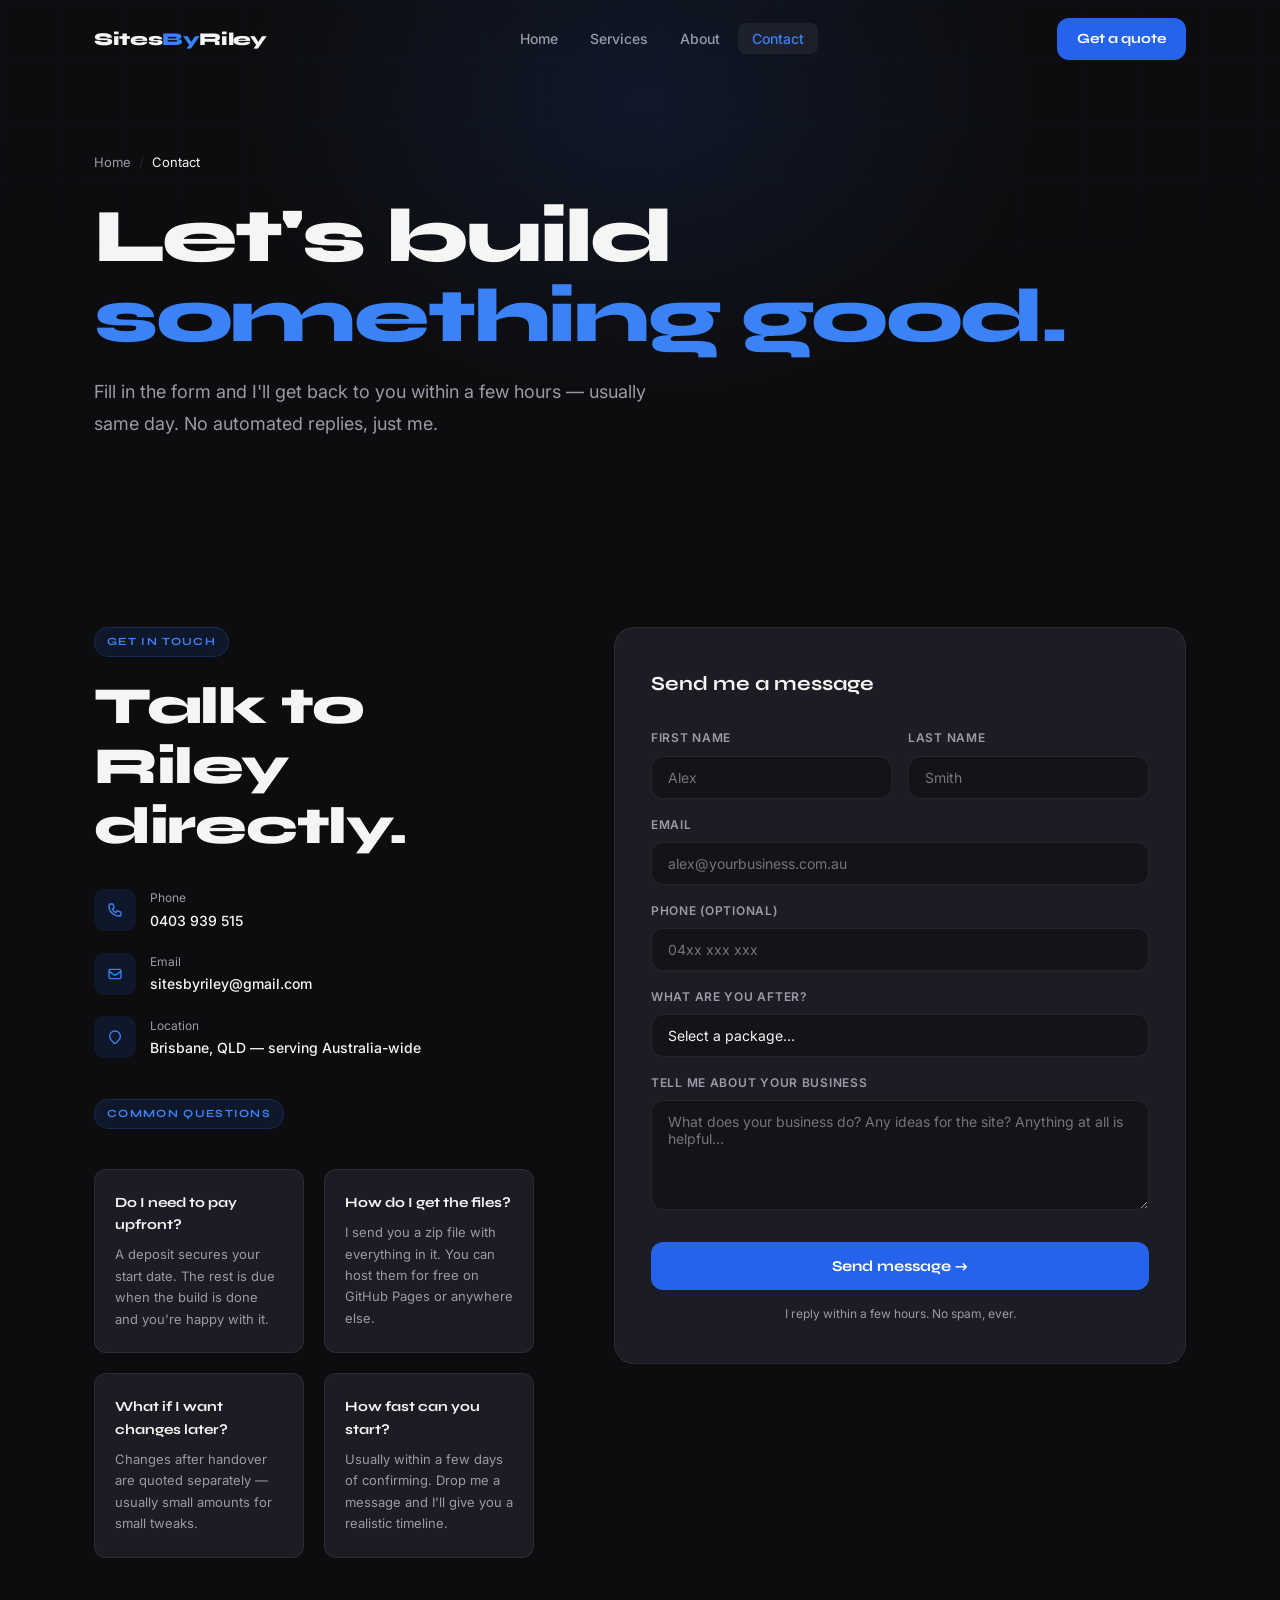
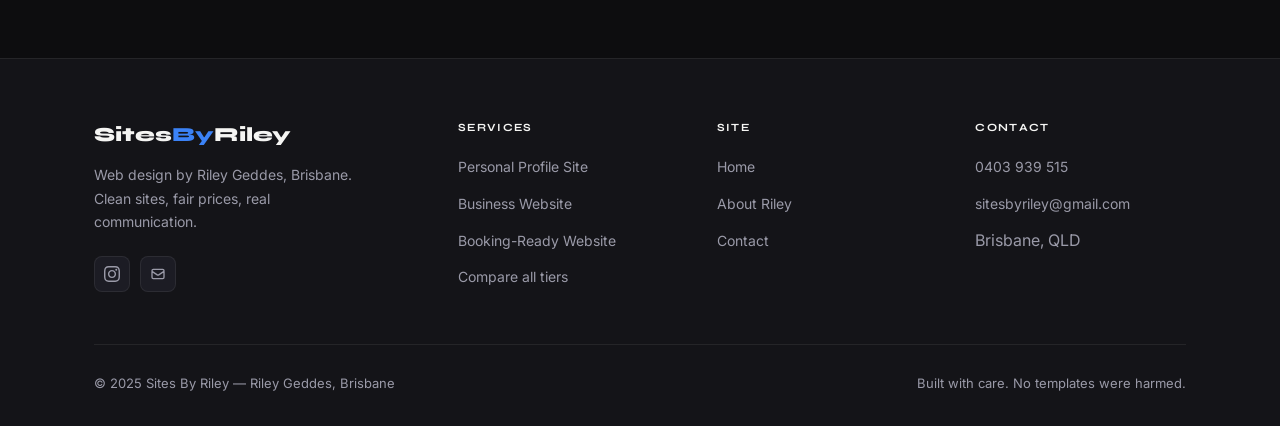
<file: contact.html>
<!DOCTYPE html>
<html lang="en">
<head>
<meta charset="UTF-8"/><meta name="viewport" content="width=device-width,initial-scale=1.0"/>
<title>Contact — Sites By Riley</title>
<meta name="description" content="Get in touch with Riley Geddes — Brisbane web designer. Call 0403 939 515 or send a message and I'll reply same day."/>
<link rel="preconnect" href="https://fonts.googleapis.com"/><link rel="preconnect" href="https://fonts.gstatic.com" crossorigin/>
<link href="https://fonts.googleapis.com/css2?family=Syne:wght@400;600;700;800&family=Inter:wght@400;500;600&display=swap" rel="stylesheet"/>
<link rel="stylesheet" href="shared.css"/>
<style>
.contact-layout{display:grid;grid-template-columns:1fr 1.3fr;gap:80px;align-items:start;}
.contact-details{display:flex;flex-direction:column;gap:20px;margin-bottom:40px;}
.contact-detail{display:flex;align-items:center;gap:14px;}
.contact-detail-icon{width:42px;height:42px;border-radius:10px;background:rgba(37,99,235,0.12);display:flex;align-items:center;justify-content:center;color:var(--blue-lt);flex-shrink:0;}
.contact-detail-label{font-size:12px;color:var(--muted);margin-bottom:2px;}
.contact-detail-val{font-size:14px;font-weight:500;color:var(--white);}
.contact-detail-val a{color:inherit;}
.contact-detail-val a:hover{color:var(--blue-lt);}
.form-card{background:var(--card);border:1px solid var(--border);border-radius:var(--radius-lg);padding:40px 36px;}
.form-row{display:grid;grid-template-columns:1fr 1fr;gap:16px;}
.faq-grid{display:grid;grid-template-columns:1fr 1fr;gap:20px;margin-top:20px;}
.faq-item{background:var(--card);border:1px solid var(--border);border-radius:var(--radius);padding:22px 20px;}
.faq-q{font-family:'Syne',sans-serif;font-size:14px;font-weight:700;color:var(--white);margin-bottom:8px;}
.faq-a{font-size:13px;color:var(--muted);line-height:1.65;}
@media(max-width:768px){.contact-layout{grid-template-columns:1fr;gap:48px;}.form-row{grid-template-columns:1fr;}.form-card{padding:28px 20px;}.faq-grid{grid-template-columns:1fr;}}
</style>
</head>
<body>
<div id="page-veil"></div>
<nav id="nav">
  <div class="container nav-inner">
    <a href="index.html" class="nav-logo">Sites<span>By</span>Riley</a>
    <ul class="nav-links">
      <li><a href="index.html">Home</a></li><li><a href="services.html">Services</a></li>
      <li><a href="about.html">About</a></li><li><a href="contact.html" class="active">Contact</a></li>
    </ul>
    <div class="nav-cta"><a href="contact.html" class="btn btn-primary" style="padding:10px 20px;font-size:14px;">Get a quote</a></div>
    <button class="hamburger" id="ham"><span></span><span></span><span></span></button>
  </div>
</nav>
<div class="mobile-menu" id="mob">
  <button class="mob-close" id="mob-close">✕</button>
  <a href="index.html">Home</a><a href="services.html">Services</a><a href="about.html">About</a><a href="contact.html">Contact</a>
  <a href="contact.html" class="btn btn-primary">Get a quote</a>
</div>

<div class="page-hero">
  <div class="page-hero-grid"></div><div class="page-hero-glow"></div>
  <div class="container page-hero-content">
    <div class="page-breadcrumb reveal"><a href="index.html">Home</a><span>/</span><span style="color:var(--white);">Contact</span></div>
    <h1 class="page-hero-title reveal d1">Let's build<br><span>something good.</span></h1>
    <p class="page-hero-sub reveal d2">Fill in the form and I'll get back to you within a few hours — usually same day. No automated replies, just me.</p>
  </div>
</div>

<section class="section" style="background:var(--black);">
  <div class="container">
    <div class="contact-layout">
      <div>
        <div class="tag reveal">Get in touch</div>
        <h2 class="section-title reveal d1" style="margin-bottom:32px;">Talk to Riley<br>directly.</h2>
        <div class="contact-details reveal d2">
          <div class="contact-detail">
            <div class="contact-detail-icon"><svg width="16" height="16" fill="none" viewBox="0 0 24 24" stroke="currentColor" stroke-width="2"><path stroke-linecap="round" stroke-linejoin="round" d="M3 5a2 2 0 012-2h3.28a1 1 0 01.948.684l1.498 4.493a1 1 0 01-.502 1.21l-2.257 1.13a11.042 11.042 0 005.516 5.516l1.13-2.257a1 1 0 011.21-.502l4.493 1.498a1 1 0 01.684.949V19a2 2 0 01-2 2h-1C9.716 21 3 14.284 3 6V5z"/></svg></div>
            <div><div class="contact-detail-label">Phone</div><div class="contact-detail-val"><a href="tel:0403939515">0403 939 515</a></div></div>
          </div>
          <div class="contact-detail">
            <div class="contact-detail-icon"><svg width="16" height="16" fill="none" viewBox="0 0 24 24" stroke="currentColor" stroke-width="2"><path stroke-linecap="round" stroke-linejoin="round" d="M3 8l7.89 5.26a2 2 0 002.22 0L21 8M5 19h14a2 2 0 002-2V7a2 2 0 00-2-2H5a2 2 0 00-2 2v10a2 2 0 002 2z"/></svg></div>
            <div><div class="contact-detail-label">Email</div><div class="contact-detail-val"><a href="mailto:sitesbyriley@gmail.com">sitesbyriley@gmail.com</a></div></div>
          </div>
          <div class="contact-detail">
            <div class="contact-detail-icon"><svg width="16" height="16" fill="none" viewBox="0 0 24 24" stroke="currentColor" stroke-width="2"><path stroke-linecap="round" stroke-linejoin="round" d="M17.657 16.657L13.414 20.9a1.998 1.998 0 01-2.827 0l-4.244-4.243a8 8 0 1111.314 0z"/></svg></div>
            <div><div class="contact-detail-label">Location</div><div class="contact-detail-val">Brisbane, QLD — serving Australia-wide</div></div>
          </div>
        </div>

        <div style="margin-top:40px;" class="reveal d3">
          <div class="tag">Common questions</div>
          <div class="faq-grid">
            <div class="faq-item"><div class="faq-q">Do I need to pay upfront?</div><div class="faq-a">A deposit secures your start date. The rest is due when the build is done and you're happy with it.</div></div>
            <div class="faq-item"><div class="faq-q">How do I get the files?</div><div class="faq-a">I send you a zip file with everything in it. You can host them for free on GitHub Pages or anywhere else.</div></div>
            <div class="faq-item"><div class="faq-q">What if I want changes later?</div><div class="faq-a">Changes after handover are quoted separately — usually small amounts for small tweaks.</div></div>
            <div class="faq-item"><div class="faq-q">How fast can you start?</div><div class="faq-a">Usually within a few days of confirming. Drop me a message and I'll give you a realistic timeline.</div></div>
          </div>
        </div>
      </div>

      <div class="form-card reveal d2">
        <div class="form-title" style="font-family:'Syne',sans-serif;font-size:20px;font-weight:700;margin-bottom:28px;">Send me a message</div>
        <form id="contact-form" action="https://formspree.io/f/xbdvnvla" method="POST">
          <div class="form-row">
            <div class="form-group"><label for="fname">First name</label><input type="text" id="fname" name="first_name" placeholder="Alex" required/></div>
            <div class="form-group"><label for="lname">Last name</label><input type="text" id="lname" name="last_name" placeholder="Smith"/></div>
          </div>
          <div class="form-group"><label for="email">Email</label><input type="email" id="email" name="email" placeholder="alex@yourbusiness.com.au" required/></div>
          <div class="form-group"><label for="phone">Phone (optional)</label><input type="tel" id="phone" name="phone" placeholder="04xx xxx xxx"/></div>
          <div class="form-group">
            <label for="service">What are you after?</label>
            <select id="service" name="service">
              <option value="">Select a package…</option>
              <option value="t1">Personal Profile Site ($349)</option>
              <option value="t2">Business Website ($799)</option>
              <option value="t3">Booking-Ready Website ($1,299)</option>
              <option value="unsure">Not sure yet — need advice</option>
            </select>
          </div>
          <div class="form-group"><label for="message">Tell me about your business</label><textarea id="message" name="message" placeholder="What does your business do? Any ideas for the site? Anything at all is helpful…" required></textarea></div>
          <button type="submit" class="form-submit">Send message →</button>
          <p class="form-note">I reply within a few hours. No spam, ever.</p>
        </form>
        <div class="form-success" id="form-success">✅ Message sent! I'll be in touch soon.</div>
      </div>
    </div>
  </div>
</section>

<footer>
  <div class="container">
    <div class="footer-grid">
      <div><div class="footer-brand-name">Sites<span>By</span>Riley</div><p class="footer-desc">Web design by Riley Geddes, Brisbane. Clean sites, fair prices, real communication.</p><div class="footer-socials"><a href="#" class="footer-social" aria-label="Instagram" target="_blank" rel="noopener"><svg width="16" height="16" fill="currentColor" viewBox="0 0 24 24"><path d="M12 2.163c3.204 0 3.584.012 4.85.07 3.252.148 4.771 1.691 4.919 4.919.058 1.265.069 1.645.069 4.849 0 3.205-.012 3.584-.069 4.849-.149 3.225-1.664 4.771-4.919 4.919-1.266.058-1.644.07-4.85.07-3.204 0-3.584-.012-4.849-.07-3.26-.149-4.771-1.699-4.919-4.92-.058-1.265-.07-1.644-.07-4.849 0-3.204.013-3.583.07-4.849.149-3.227 1.664-4.771 4.919-4.919 1.266-.057 1.645-.069 4.849-.069zm0-2.163c-3.259 0-3.667.014-4.947.072-4.358.2-6.78 2.618-6.98 6.98-.059 1.281-.073 1.689-.073 4.948 0 3.259.014 3.668.072 4.948.2 4.358 2.618 6.78 6.98 6.98 1.281.058 1.689.072 4.948.072 3.259 0 3.668-.014 4.948-.072 4.354-.2 6.782-2.618 6.979-6.98.059-1.28.073-1.689.073-4.948 0-3.259-.014-3.667-.072-4.947-.196-4.354-2.617-6.78-6.979-6.98-1.281-.059-1.69-.073-4.949-.073zm0 5.838c-3.403 0-6.162 2.759-6.162 6.162s2.759 6.163 6.162 6.163 6.162-2.759 6.162-6.163c0-3.403-2.759-6.162-6.162-6.162zm0 10.162c-2.209 0-4-1.79-4-4 0-2.209 1.791-4 4-4s4 1.791 4 4c0 2.21-1.791 4-4 4zm6.406-11.845c-.796 0-1.441.645-1.441 1.44s.645 1.44 1.441 1.44c.795 0 1.439-.645 1.439-1.44s-.644-1.44-1.439-1.44z"/></svg></a><a href="mailto:sitesbyriley@gmail.com" class="footer-social" aria-label="Email"><svg width="16" height="16" fill="none" viewBox="0 0 24 24" stroke="currentColor" stroke-width="2"><path stroke-linecap="round" stroke-linejoin="round" d="M3 8l7.89 5.26a2 2 0 002.22 0L21 8M5 19h14a2 2 0 002-2V7a2 2 0 00-2-2H5a2 2 0 00-2 2v10a2 2 0 002 2z"/></svg></a></div></div>
      <div><div class="footer-col-title">Services</div><ul class="footer-links"><li><a href="tier1.html">Personal Profile Site</a></li><li><a href="tier2.html">Business Website</a></li><li><a href="tier3.html">Booking-Ready Website</a></li><li><a href="services.html">Compare all tiers</a></li></ul></div>
      <div><div class="footer-col-title">Site</div><ul class="footer-links"><li><a href="index.html">Home</a></li><li><a href="about.html">About Riley</a></li><li><a href="contact.html">Contact</a></li></ul></div>
      <div><div class="footer-col-title">Contact</div><ul class="footer-links"><li><a href="tel:0403939515">0403 939 515</a></li><li><a href="mailto:sitesbyriley@gmail.com">sitesbyriley@gmail.com</a></li><li><span style="color:var(--muted)">Brisbane, QLD</span></li></ul></div>
    </div>
    <div class="footer-bottom"><span>&copy; 2025 Sites By Riley — Riley Geddes, Brisbane</span><span>Built with care. No templates were harmed.</span></div>
  </div>
</footer>
<script src="shared.js"></script>
</body>
</html>
</file>
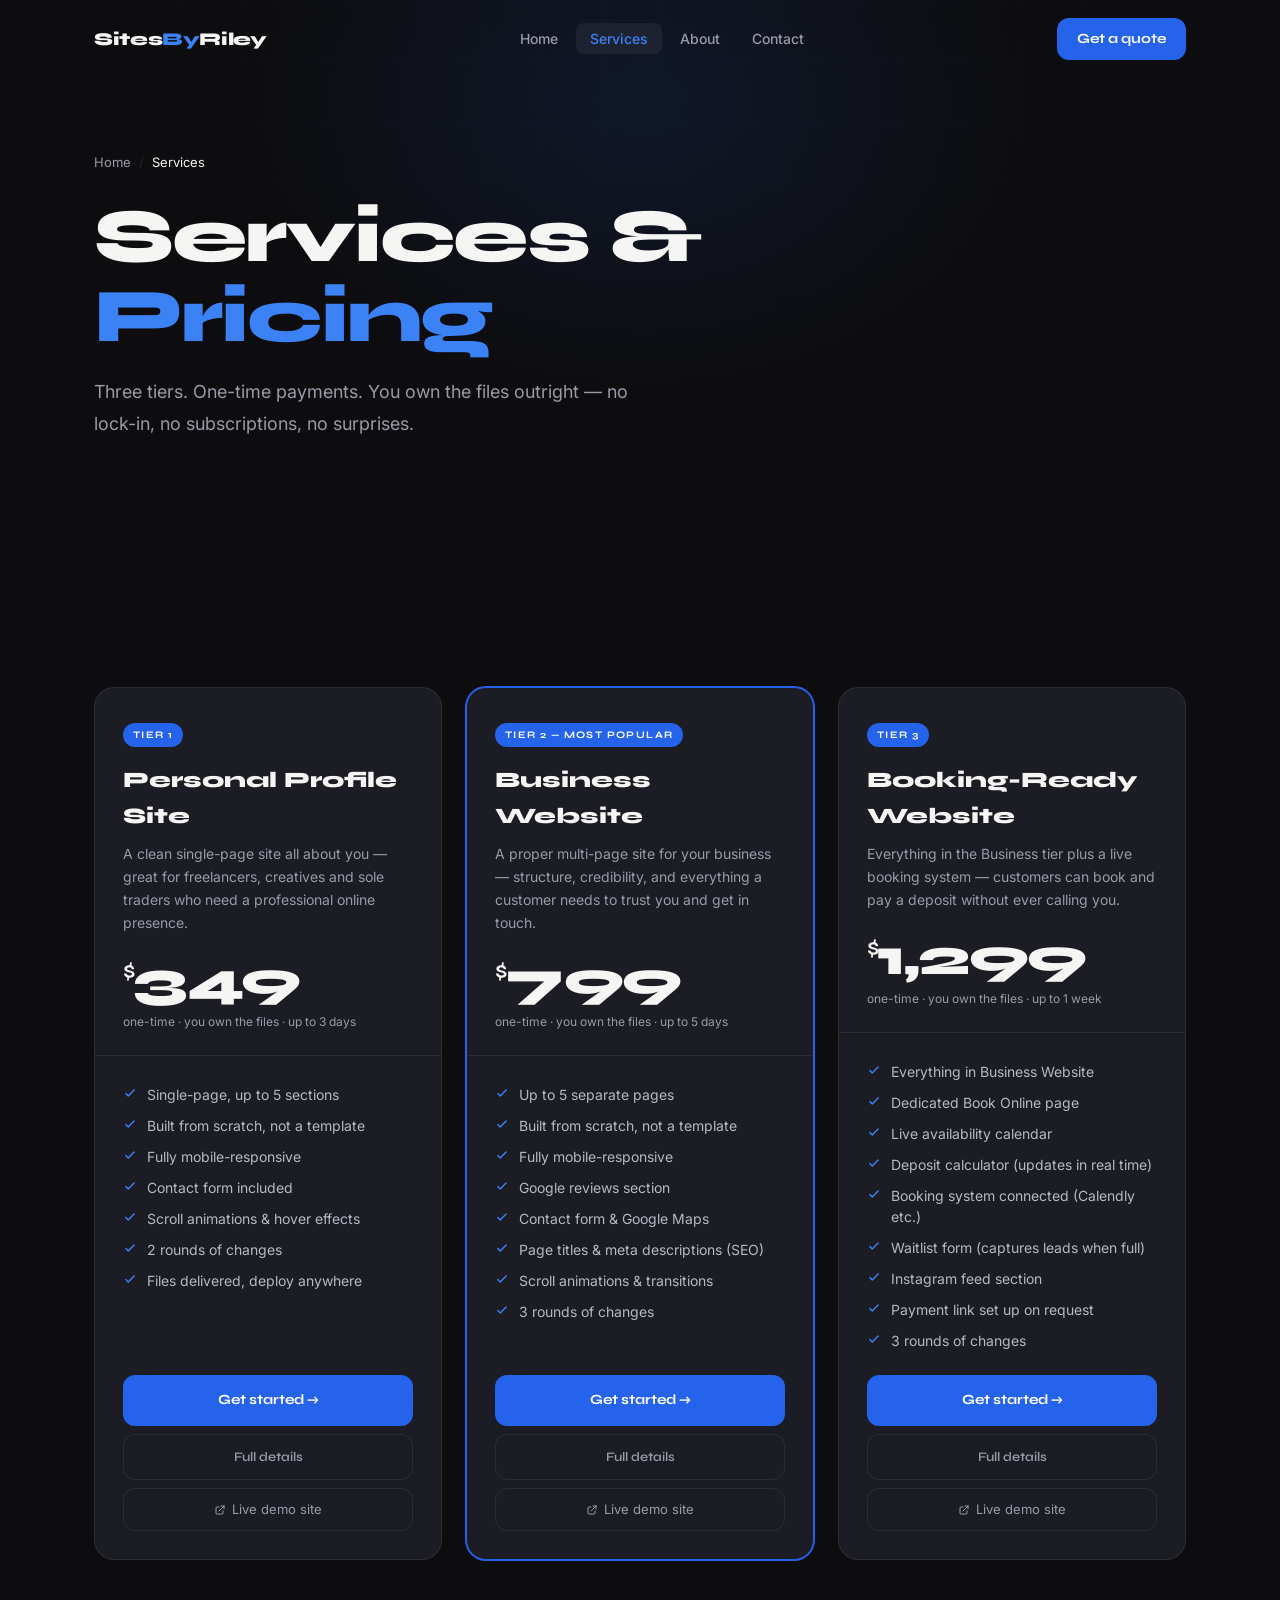
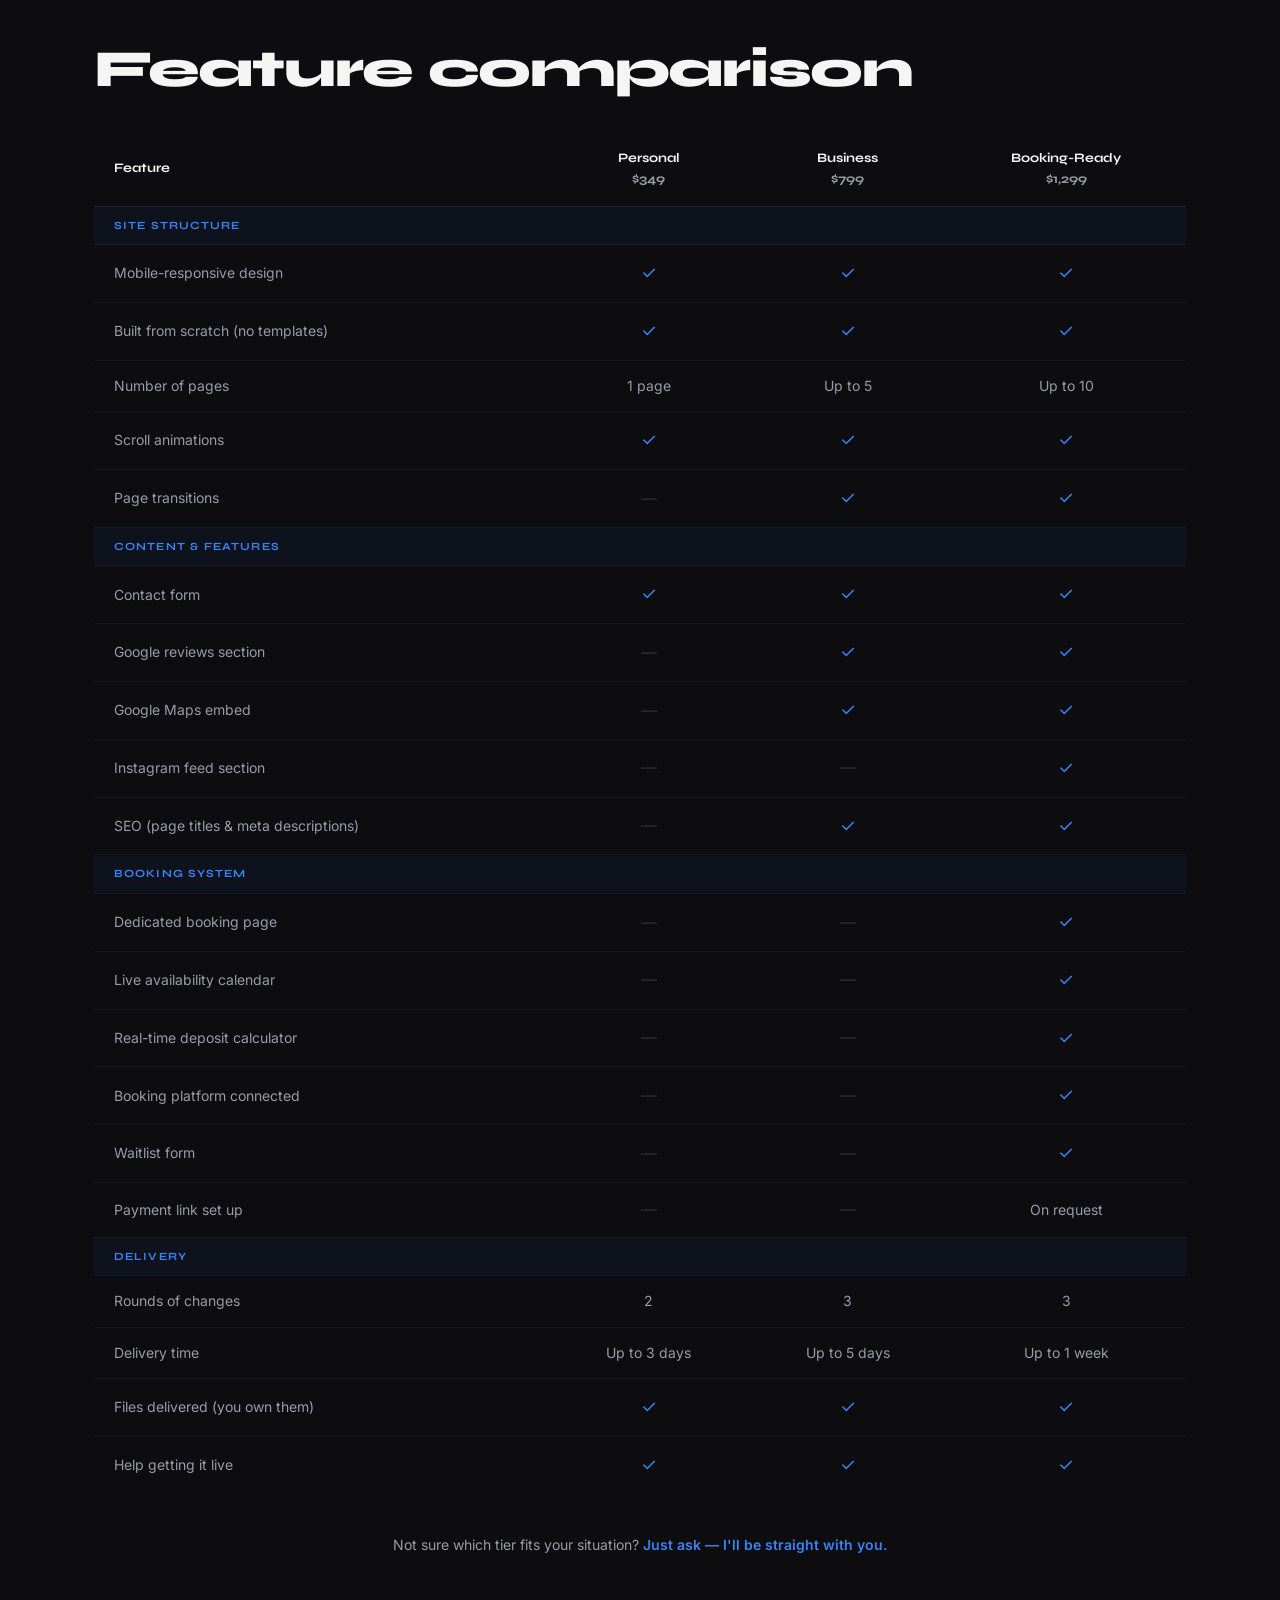
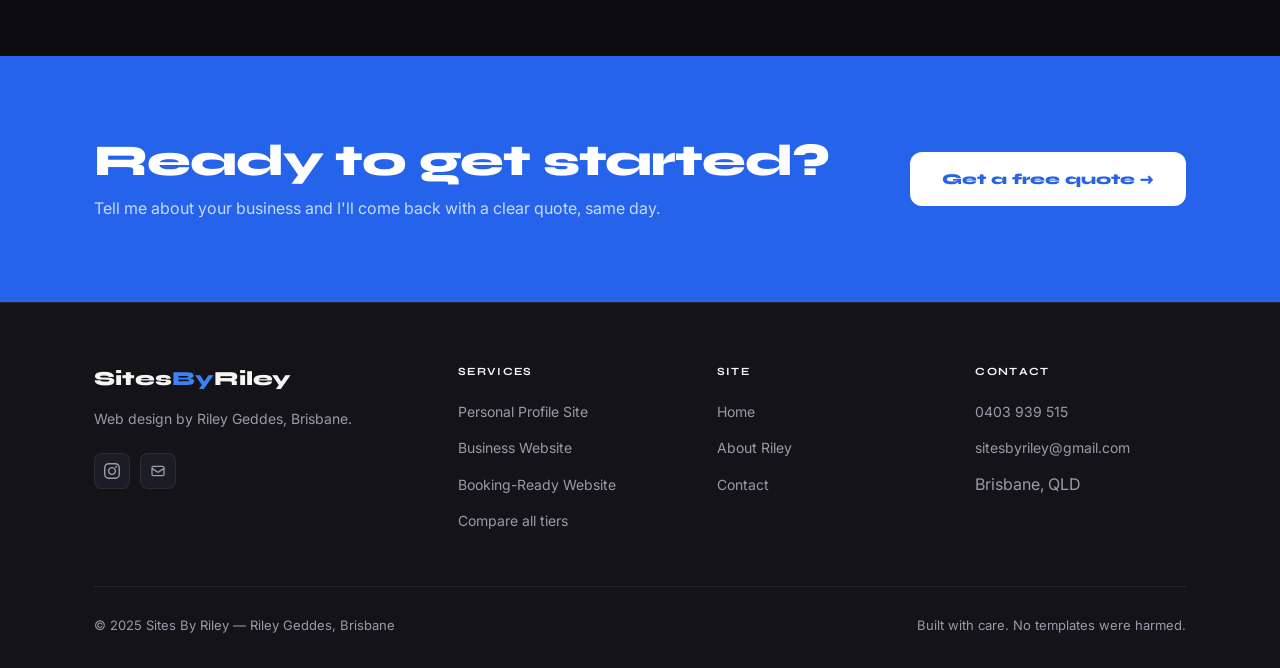
<file: services.html>
<!DOCTYPE html>
<html lang="en">
<head>
<meta charset="UTF-8"/><meta name="viewport" content="width=device-width,initial-scale=1.0"/>
<title>Services & Pricing — Sites By Riley</title>
<meta name="description" content="Three tiers of web design from Sites By Riley. Personal Profile ($349), Business Website ($799), or Booking-Ready ($1,299). All one-time payments."/>
<link rel="preconnect" href="https://fonts.googleapis.com"/><link rel="preconnect" href="https://fonts.gstatic.com" crossorigin/>
<link href="https://fonts.googleapis.com/css2?family=Syne:wght@400;600;700;800&family=Inter:wght@400;500;600&display=swap" rel="stylesheet"/>
<link rel="stylesheet" href="shared.css"/>
<style>
.compare-grid{display:grid;grid-template-columns:repeat(3,1fr);gap:24px;margin-top:60px;}
.tier-card{background:var(--card);border:1.5px solid var(--border);border-radius:var(--radius-lg);overflow:hidden;display:flex;flex-direction:column;transition:var(--tr);}
.tier-card:hover{border-color:rgba(37,99,235,0.4);transform:translateY(-4px);box-shadow:0 20px 60px rgba(37,99,235,0.12);}
.tier-card.featured{border-color:var(--blue);box-shadow:0 0 0 1px var(--blue);}
.tier-card-top{padding:32px 28px 24px;border-bottom:1px solid var(--border);}
.tier-badge{display:inline-block;font-family:'Syne',sans-serif;font-size:10px;font-weight:700;letter-spacing:.14em;text-transform:uppercase;background:var(--blue);color:#fff;padding:4px 10px;border-radius:100px;margin-bottom:16px;}
.tier-name{font-family:'Syne',sans-serif;font-size:22px;font-weight:800;color:var(--white);margin-bottom:8px;}
.tier-desc{font-size:14px;color:var(--muted);line-height:1.65;margin-bottom:20px;}
.tier-price{font-family:'Syne',sans-serif;font-size:52px;font-weight:800;color:var(--white);letter-spacing:-0.03em;line-height:1;}
.tier-price sup{font-size:24px;font-weight:600;}
.tier-price-note{font-size:12px;color:var(--muted);margin-top:6px;}
.tier-card-body{padding:28px;flex:1;display:flex;flex-direction:column;}
.tier-feats{list-style:none;display:flex;flex-direction:column;gap:10px;margin-bottom:24px;flex:1;}
.tier-feats li{display:flex;align-items:flex-start;gap:10px;font-size:14px;color:var(--muted-lt);line-height:1.5;}
.tier-feats li svg{color:var(--blue-lt);flex-shrink:0;margin-top:2px;}
.tier-card-btns{display:flex;flex-direction:column;gap:8px;}
.btn-tier-main{display:block;text-align:center;padding:14px;background:var(--blue);color:#fff;font-family:'Syne',sans-serif;font-weight:700;font-size:14px;border-radius:var(--radius);transition:var(--tr);}
.btn-tier-main:hover{background:var(--blue-lt);transform:translateY(-1px);}
.btn-tier-detail{display:block;text-align:center;padding:12px;background:transparent;color:var(--muted);border:1px solid var(--border);font-family:'Syne',sans-serif;font-weight:600;font-size:13px;border-radius:var(--radius);transition:var(--tr);}
.btn-tier-detail:hover{border-color:rgba(255,255,255,0.2);color:var(--white);}
.btn-tier-demo{display:flex;align-items:center;justify-content:center;gap:6px;padding:10px;background:transparent;color:var(--muted);border:1px solid var(--border);font-size:13px;border-radius:var(--radius);transition:var(--tr);}
.btn-tier-demo:hover{border-color:var(--blue-lt);color:var(--blue-lt);}
@media(max-width:768px){.compare-grid{grid-template-columns:1fr;}}

/* Comparison table */
.comp-table-wrap{margin-top:80px;overflow-x:auto;}
.comp-table{width:100%;border-collapse:collapse;min-width:600px;}
.comp-table th{font-family:'Syne',sans-serif;font-size:13px;font-weight:700;text-align:left;padding:16px 20px;color:var(--white);border-bottom:1px solid var(--border);}
.comp-table th:not(:first-child){text-align:center;}
.comp-table td{padding:14px 20px;font-size:14px;color:var(--muted);border-bottom:1px solid rgba(255,255,255,0.04);}
.comp-table td:not(:first-child){text-align:center;}
.comp-table tr:last-child td{border-bottom:none;}
.comp-table .cat-row td{font-family:'Syne',sans-serif;font-size:11px;font-weight:700;letter-spacing:.1em;text-transform:uppercase;color:var(--blue-lt);background:rgba(37,99,235,0.06);padding:10px 20px;}
.tick{color:var(--blue-lt);font-size:18px;}
.cross{color:rgba(255,255,255,0.15);font-size:16px;}
.tier-col-hdr{font-size:13px!important;color:var(--muted)!important;padding-top:8px!important;}
</style>
</head>
<body>
<div id="page-veil"></div>
<nav id="nav">
  <div class="container nav-inner">
    <a href="index.html" class="nav-logo">Sites<span>By</span>Riley</a>
    <ul class="nav-links">
      <li><a href="index.html">Home</a></li>
      <li><a href="services.html" class="active">Services</a></li>
      <li><a href="about.html">About</a></li>
      <li><a href="contact.html">Contact</a></li>
    </ul>
    <div class="nav-cta"><a href="contact.html" class="btn btn-primary" style="padding:10px 20px;font-size:14px;">Get a quote</a></div>
    <button class="hamburger" id="ham"><span></span><span></span><span></span></button>
  </div>
</nav>
<div class="mobile-menu" id="mob">
  <button class="mob-close" id="mob-close">✕</button>
  <a href="index.html">Home</a><a href="services.html">Services</a><a href="about.html">About</a><a href="contact.html">Contact</a>
  <a href="contact.html" class="btn btn-primary">Get a quote</a>
</div>

<div class="page-hero">
  <div class="page-hero-grid"></div><div class="page-hero-glow"></div>
  <div class="container page-hero-content">
    <div class="page-breadcrumb reveal"><a href="index.html">Home</a><span>/</span><span style="color:var(--white);">Services</span></div>
    <h1 class="page-hero-title reveal d1">Services &<br><span>Pricing</span></h1>
    <p class="page-hero-sub reveal d2">Three tiers. One-time payments. You own the files outright — no lock-in, no subscriptions, no surprises.</p>
  </div>
</div>

<section class="section" style="background:var(--black);">
  <div class="container">
    <div class="compare-grid">

      <div class="tier-card reveal d1">
        <div class="tier-card-top">
          <span class="tier-badge">Tier 1</span>
          <div class="tier-name">Personal Profile Site</div>
          <div class="tier-desc">A clean single-page site all about you — great for freelancers, creatives and sole traders who need a professional online presence.</div>
          <div class="tier-price"><sup>$</sup>349</div>
          <div class="tier-price-note">one-time · you own the files · up to 3 days</div>
        </div>
        <div class="tier-card-body">
          <ul class="tier-feats">
            <li><svg width="14" height="14" fill="none" viewBox="0 0 24 24" stroke="currentColor" stroke-width="2.5"><path stroke-linecap="round" stroke-linejoin="round" d="M5 13l4 4L19 7"/></svg>Single-page, up to 5 sections</li>
            <li><svg width="14" height="14" fill="none" viewBox="0 0 24 24" stroke="currentColor" stroke-width="2.5"><path stroke-linecap="round" stroke-linejoin="round" d="M5 13l4 4L19 7"/></svg>Built from scratch, not a template</li>
            <li><svg width="14" height="14" fill="none" viewBox="0 0 24 24" stroke="currentColor" stroke-width="2.5"><path stroke-linecap="round" stroke-linejoin="round" d="M5 13l4 4L19 7"/></svg>Fully mobile-responsive</li>
            <li><svg width="14" height="14" fill="none" viewBox="0 0 24 24" stroke="currentColor" stroke-width="2.5"><path stroke-linecap="round" stroke-linejoin="round" d="M5 13l4 4L19 7"/></svg>Contact form included</li>
            <li><svg width="14" height="14" fill="none" viewBox="0 0 24 24" stroke="currentColor" stroke-width="2.5"><path stroke-linecap="round" stroke-linejoin="round" d="M5 13l4 4L19 7"/></svg>Scroll animations & hover effects</li>
            <li><svg width="14" height="14" fill="none" viewBox="0 0 24 24" stroke="currentColor" stroke-width="2.5"><path stroke-linecap="round" stroke-linejoin="round" d="M5 13l4 4L19 7"/></svg>2 rounds of changes</li>
            <li><svg width="14" height="14" fill="none" viewBox="0 0 24 24" stroke="currentColor" stroke-width="2.5"><path stroke-linecap="round" stroke-linejoin="round" d="M5 13l4 4L19 7"/></svg>Files delivered, deploy anywhere</li>
          </ul>
          <div class="tier-card-btns">
            <a href="contact.html" class="btn-tier-main">Get started →</a>
            <a href="tier1.html" class="btn-tier-detail">Full details</a>
            <a href="https://sitesbyriley.github.io/Tier-1-Demo/" target="_blank" rel="noopener" class="btn-tier-demo"><svg width="12" height="12" fill="none" viewBox="0 0 24 24" stroke="currentColor" stroke-width="2"><path stroke-linecap="round" stroke-linejoin="round" d="M10 6H6a2 2 0 00-2 2v10a2 2 0 002 2h10a2 2 0 002-2v-4M14 4h6m0 0v6m0-6L10 14"/></svg>Live demo site</a>
          </div>
        </div>
      </div>

      <div class="tier-card featured reveal d2">
        <div class="tier-card-top">
          <span class="tier-badge">Tier 2 — Most popular</span>
          <div class="tier-name">Business Website</div>
          <div class="tier-desc">A proper multi-page site for your business — structure, credibility, and everything a customer needs to trust you and get in touch.</div>
          <div class="tier-price"><sup>$</sup>799</div>
          <div class="tier-price-note">one-time · you own the files · up to 5 days</div>
        </div>
        <div class="tier-card-body">
          <ul class="tier-feats">
            <li><svg width="14" height="14" fill="none" viewBox="0 0 24 24" stroke="currentColor" stroke-width="2.5"><path stroke-linecap="round" stroke-linejoin="round" d="M5 13l4 4L19 7"/></svg>Up to 5 separate pages</li>
            <li><svg width="14" height="14" fill="none" viewBox="0 0 24 24" stroke="currentColor" stroke-width="2.5"><path stroke-linecap="round" stroke-linejoin="round" d="M5 13l4 4L19 7"/></svg>Built from scratch, not a template</li>
            <li><svg width="14" height="14" fill="none" viewBox="0 0 24 24" stroke="currentColor" stroke-width="2.5"><path stroke-linecap="round" stroke-linejoin="round" d="M5 13l4 4L19 7"/></svg>Fully mobile-responsive</li>
            <li><svg width="14" height="14" fill="none" viewBox="0 0 24 24" stroke="currentColor" stroke-width="2.5"><path stroke-linecap="round" stroke-linejoin="round" d="M5 13l4 4L19 7"/></svg>Google reviews section</li>
            <li><svg width="14" height="14" fill="none" viewBox="0 0 24 24" stroke="currentColor" stroke-width="2.5"><path stroke-linecap="round" stroke-linejoin="round" d="M5 13l4 4L19 7"/></svg>Contact form & Google Maps</li>
            <li><svg width="14" height="14" fill="none" viewBox="0 0 24 24" stroke="currentColor" stroke-width="2.5"><path stroke-linecap="round" stroke-linejoin="round" d="M5 13l4 4L19 7"/></svg>Page titles & meta descriptions (SEO)</li>
            <li><svg width="14" height="14" fill="none" viewBox="0 0 24 24" stroke="currentColor" stroke-width="2.5"><path stroke-linecap="round" stroke-linejoin="round" d="M5 13l4 4L19 7"/></svg>Scroll animations & transitions</li>
            <li><svg width="14" height="14" fill="none" viewBox="0 0 24 24" stroke="currentColor" stroke-width="2.5"><path stroke-linecap="round" stroke-linejoin="round" d="M5 13l4 4L19 7"/></svg>3 rounds of changes</li>
          </ul>
          <div class="tier-card-btns">
            <a href="contact.html" class="btn-tier-main">Get started →</a>
            <a href="tier2.html" class="btn-tier-detail">Full details</a>
            <a href="https://sitesbyriley.github.io/Tier-2-Demo/" target="_blank" rel="noopener" class="btn-tier-demo"><svg width="12" height="12" fill="none" viewBox="0 0 24 24" stroke="currentColor" stroke-width="2"><path stroke-linecap="round" stroke-linejoin="round" d="M10 6H6a2 2 0 00-2 2v10a2 2 0 002 2h10a2 2 0 002-2v-4M14 4h6m0 0v6m0-6L10 14"/></svg>Live demo site</a>
          </div>
        </div>
      </div>

      <div class="tier-card reveal d3">
        <div class="tier-card-top">
          <span class="tier-badge">Tier 3</span>
          <div class="tier-name">Booking-Ready Website</div>
          <div class="tier-desc">Everything in the Business tier plus a live booking system — customers can book and pay a deposit without ever calling you.</div>
          <div class="tier-price"><sup>$</sup>1,299</div>
          <div class="tier-price-note">one-time · you own the files · up to 1 week</div>
        </div>
        <div class="tier-card-body">
          <ul class="tier-feats">
            <li><svg width="14" height="14" fill="none" viewBox="0 0 24 24" stroke="currentColor" stroke-width="2.5"><path stroke-linecap="round" stroke-linejoin="round" d="M5 13l4 4L19 7"/></svg>Everything in Business Website</li>
            <li><svg width="14" height="14" fill="none" viewBox="0 0 24 24" stroke="currentColor" stroke-width="2.5"><path stroke-linecap="round" stroke-linejoin="round" d="M5 13l4 4L19 7"/></svg>Dedicated Book Online page</li>
            <li><svg width="14" height="14" fill="none" viewBox="0 0 24 24" stroke="currentColor" stroke-width="2.5"><path stroke-linecap="round" stroke-linejoin="round" d="M5 13l4 4L19 7"/></svg>Live availability calendar</li>
            <li><svg width="14" height="14" fill="none" viewBox="0 0 24 24" stroke="currentColor" stroke-width="2.5"><path stroke-linecap="round" stroke-linejoin="round" d="M5 13l4 4L19 7"/></svg>Deposit calculator (updates in real time)</li>
            <li><svg width="14" height="14" fill="none" viewBox="0 0 24 24" stroke="currentColor" stroke-width="2.5"><path stroke-linecap="round" stroke-linejoin="round" d="M5 13l4 4L19 7"/></svg>Booking system connected (Calendly etc.)</li>
            <li><svg width="14" height="14" fill="none" viewBox="0 0 24 24" stroke="currentColor" stroke-width="2.5"><path stroke-linecap="round" stroke-linejoin="round" d="M5 13l4 4L19 7"/></svg>Waitlist form (captures leads when full)</li>
            <li><svg width="14" height="14" fill="none" viewBox="0 0 24 24" stroke="currentColor" stroke-width="2.5"><path stroke-linecap="round" stroke-linejoin="round" d="M5 13l4 4L19 7"/></svg>Instagram feed section</li>
            <li><svg width="14" height="14" fill="none" viewBox="0 0 24 24" stroke="currentColor" stroke-width="2.5"><path stroke-linecap="round" stroke-linejoin="round" d="M5 13l4 4L19 7"/></svg>Payment link set up on request</li>
            <li><svg width="14" height="14" fill="none" viewBox="0 0 24 24" stroke="currentColor" stroke-width="2.5"><path stroke-linecap="round" stroke-linejoin="round" d="M5 13l4 4L19 7"/></svg>3 rounds of changes</li>
          </ul>
          <div class="tier-card-btns">
            <a href="contact.html" class="btn-tier-main">Get started →</a>
            <a href="tier3.html" class="btn-tier-detail">Full details</a>
            <a href="https://sitesbyriley.github.io/Tier-3-Demo/" target="_blank" rel="noopener" class="btn-tier-demo"><svg width="12" height="12" fill="none" viewBox="0 0 24 24" stroke="currentColor" stroke-width="2"><path stroke-linecap="round" stroke-linejoin="round" d="M10 6H6a2 2 0 00-2 2v10a2 2 0 002 2h10a2 2 0 002-2v-4M14 4h6m0 0v6m0-6L10 14"/></svg>Live demo site</a>
          </div>
        </div>
      </div>

    </div>

    <!-- Comparison table -->
    <div class="comp-table-wrap reveal" style="margin-top:80px;">
      <h2 class="section-title reveal" style="margin-bottom:32px;">Feature comparison</h2>
      <table class="comp-table">
        <thead>
          <tr>
            <th>Feature</th>
            <th>Personal<br><span class="tier-col-hdr">$349</span></th>
            <th>Business<br><span class="tier-col-hdr">$799</span></th>
            <th>Booking-Ready<br><span class="tier-col-hdr">$1,299</span></th>
          </tr>
        </thead>
        <tbody>
          <tr class="cat-row"><td colspan="4">Site structure</td></tr>
          <tr><td>Mobile-responsive design</td><td><span class="tick">✓</span></td><td><span class="tick">✓</span></td><td><span class="tick">✓</span></td></tr>
          <tr><td>Built from scratch (no templates)</td><td><span class="tick">✓</span></td><td><span class="tick">✓</span></td><td><span class="tick">✓</span></td></tr>
          <tr><td>Number of pages</td><td>1 page</td><td>Up to 5</td><td>Up to 10</td></tr>
          <tr><td>Scroll animations</td><td><span class="tick">✓</span></td><td><span class="tick">✓</span></td><td><span class="tick">✓</span></td></tr>
          <tr><td>Page transitions</td><td><span class="cross">—</span></td><td><span class="tick">✓</span></td><td><span class="tick">✓</span></td></tr>
          <tr class="cat-row"><td colspan="4">Content & features</td></tr>
          <tr><td>Contact form</td><td><span class="tick">✓</span></td><td><span class="tick">✓</span></td><td><span class="tick">✓</span></td></tr>
          <tr><td>Google reviews section</td><td><span class="cross">—</span></td><td><span class="tick">✓</span></td><td><span class="tick">✓</span></td></tr>
          <tr><td>Google Maps embed</td><td><span class="cross">—</span></td><td><span class="tick">✓</span></td><td><span class="tick">✓</span></td></tr>
          <tr><td>Instagram feed section</td><td><span class="cross">—</span></td><td><span class="cross">—</span></td><td><span class="tick">✓</span></td></tr>
          <tr><td>SEO (page titles & meta descriptions)</td><td><span class="cross">—</span></td><td><span class="tick">✓</span></td><td><span class="tick">✓</span></td></tr>
          <tr class="cat-row"><td colspan="4">Booking system</td></tr>
          <tr><td>Dedicated booking page</td><td><span class="cross">—</span></td><td><span class="cross">—</span></td><td><span class="tick">✓</span></td></tr>
          <tr><td>Live availability calendar</td><td><span class="cross">—</span></td><td><span class="cross">—</span></td><td><span class="tick">✓</span></td></tr>
          <tr><td>Real-time deposit calculator</td><td><span class="cross">—</span></td><td><span class="cross">—</span></td><td><span class="tick">✓</span></td></tr>
          <tr><td>Booking platform connected</td><td><span class="cross">—</span></td><td><span class="cross">—</span></td><td><span class="tick">✓</span></td></tr>
          <tr><td>Waitlist form</td><td><span class="cross">—</span></td><td><span class="cross">—</span></td><td><span class="tick">✓</span></td></tr>
          <tr><td>Payment link set up</td><td><span class="cross">—</span></td><td><span class="cross">—</span></td><td>On request</td></tr>
          <tr class="cat-row"><td colspan="4">Delivery</td></tr>
          <tr><td>Rounds of changes</td><td>2</td><td>3</td><td>3</td></tr>
          <tr><td>Delivery time</td><td>Up to 3 days</td><td>Up to 5 days</td><td>Up to 1 week</td></tr>
          <tr><td>Files delivered (you own them)</td><td><span class="tick">✓</span></td><td><span class="tick">✓</span></td><td><span class="tick">✓</span></td></tr>
          <tr><td>Help getting it live</td><td><span class="tick">✓</span></td><td><span class="tick">✓</span></td><td><span class="tick">✓</span></td></tr>
        </tbody>
      </table>
    </div>

    <p class="reveal" style="text-align:center;margin-top:40px;font-size:14px;color:var(--muted);">
      Not sure which tier fits your situation? <a href="contact.html" style="color:var(--blue-lt);font-weight:600;">Just ask — I'll be straight with you.</a>
    </p>
  </div>
</section>

<div class="cta-band">
  <div class="container cta-inner">
    <div><div class="cta-title">Ready to get started?</div><div class="cta-sub">Tell me about your business and I'll come back with a clear quote, same day.</div></div>
    <a href="contact.html" class="btn-cta-white">Get a free quote →</a>
  </div>
</div>

<footer>
  <div class="container">
    <div class="footer-grid">
      <div><div class="footer-brand-name">Sites<span>By</span>Riley</div><p class="footer-desc">Web design by Riley Geddes, Brisbane.</p><div class="footer-socials"><a href="#" class="footer-social" aria-label="Instagram" target="_blank" rel="noopener"><svg width="16" height="16" fill="currentColor" viewBox="0 0 24 24"><path d="M12 2.163c3.204 0 3.584.012 4.85.07 3.252.148 4.771 1.691 4.919 4.919.058 1.265.069 1.645.069 4.849 0 3.205-.012 3.584-.069 4.849-.149 3.225-1.664 4.771-4.919 4.919-1.266.058-1.644.07-4.85.07-3.204 0-3.584-.012-4.849-.07-3.26-.149-4.771-1.699-4.919-4.92-.058-1.265-.07-1.644-.07-4.849 0-3.204.013-3.583.07-4.849.149-3.227 1.664-4.771 4.919-4.919 1.266-.057 1.645-.069 4.849-.069zm0-2.163c-3.259 0-3.667.014-4.947.072-4.358.2-6.78 2.618-6.98 6.98-.059 1.281-.073 1.689-.073 4.948 0 3.259.014 3.668.072 4.948.2 4.358 2.618 6.78 6.98 6.98 1.281.058 1.689.072 4.948.072 3.259 0 3.668-.014 4.948-.072 4.354-.2 6.782-2.618 6.979-6.98.059-1.28.073-1.689.073-4.948 0-3.259-.014-3.667-.072-4.947-.196-4.354-2.617-6.78-6.979-6.98-1.281-.059-1.69-.073-4.949-.073zm0 5.838c-3.403 0-6.162 2.759-6.162 6.162s2.759 6.163 6.162 6.163 6.162-2.759 6.162-6.163c0-3.403-2.759-6.162-6.162-6.162zm0 10.162c-2.209 0-4-1.79-4-4 0-2.209 1.791-4 4-4s4 1.791 4 4c0 2.21-1.791 4-4 4zm6.406-11.845c-.796 0-1.441.645-1.441 1.44s.645 1.44 1.441 1.44c.795 0 1.439-.645 1.439-1.44s-.644-1.44-1.439-1.44z"/></svg></a><a href="mailto:sitesbyriley@gmail.com" class="footer-social" aria-label="Email"><svg width="16" height="16" fill="none" viewBox="0 0 24 24" stroke="currentColor" stroke-width="2"><path stroke-linecap="round" stroke-linejoin="round" d="M3 8l7.89 5.26a2 2 0 002.22 0L21 8M5 19h14a2 2 0 002-2V7a2 2 0 00-2-2H5a2 2 0 00-2 2v10a2 2 0 002 2z"/></svg></a></div></div>
      <div><div class="footer-col-title">Services</div><ul class="footer-links"><li><a href="tier1.html">Personal Profile Site</a></li><li><a href="tier2.html">Business Website</a></li><li><a href="tier3.html">Booking-Ready Website</a></li><li><a href="services.html">Compare all tiers</a></li></ul></div>
      <div><div class="footer-col-title">Site</div><ul class="footer-links"><li><a href="index.html">Home</a></li><li><a href="about.html">About Riley</a></li><li><a href="contact.html">Contact</a></li></ul></div>
      <div><div class="footer-col-title">Contact</div><ul class="footer-links"><li><a href="tel:0403939515">0403 939 515</a></li><li><a href="mailto:sitesbyriley@gmail.com">sitesbyriley@gmail.com</a></li><li><span style="color:var(--muted)">Brisbane, QLD</span></li></ul></div>
    </div>
    <div class="footer-bottom"><span>&copy; 2025 Sites By Riley — Riley Geddes, Brisbane</span><span>Built with care. No templates were harmed.</span></div>
  </div>
</footer>
<script src="shared.js"></script>
</body>
</html>
</file>
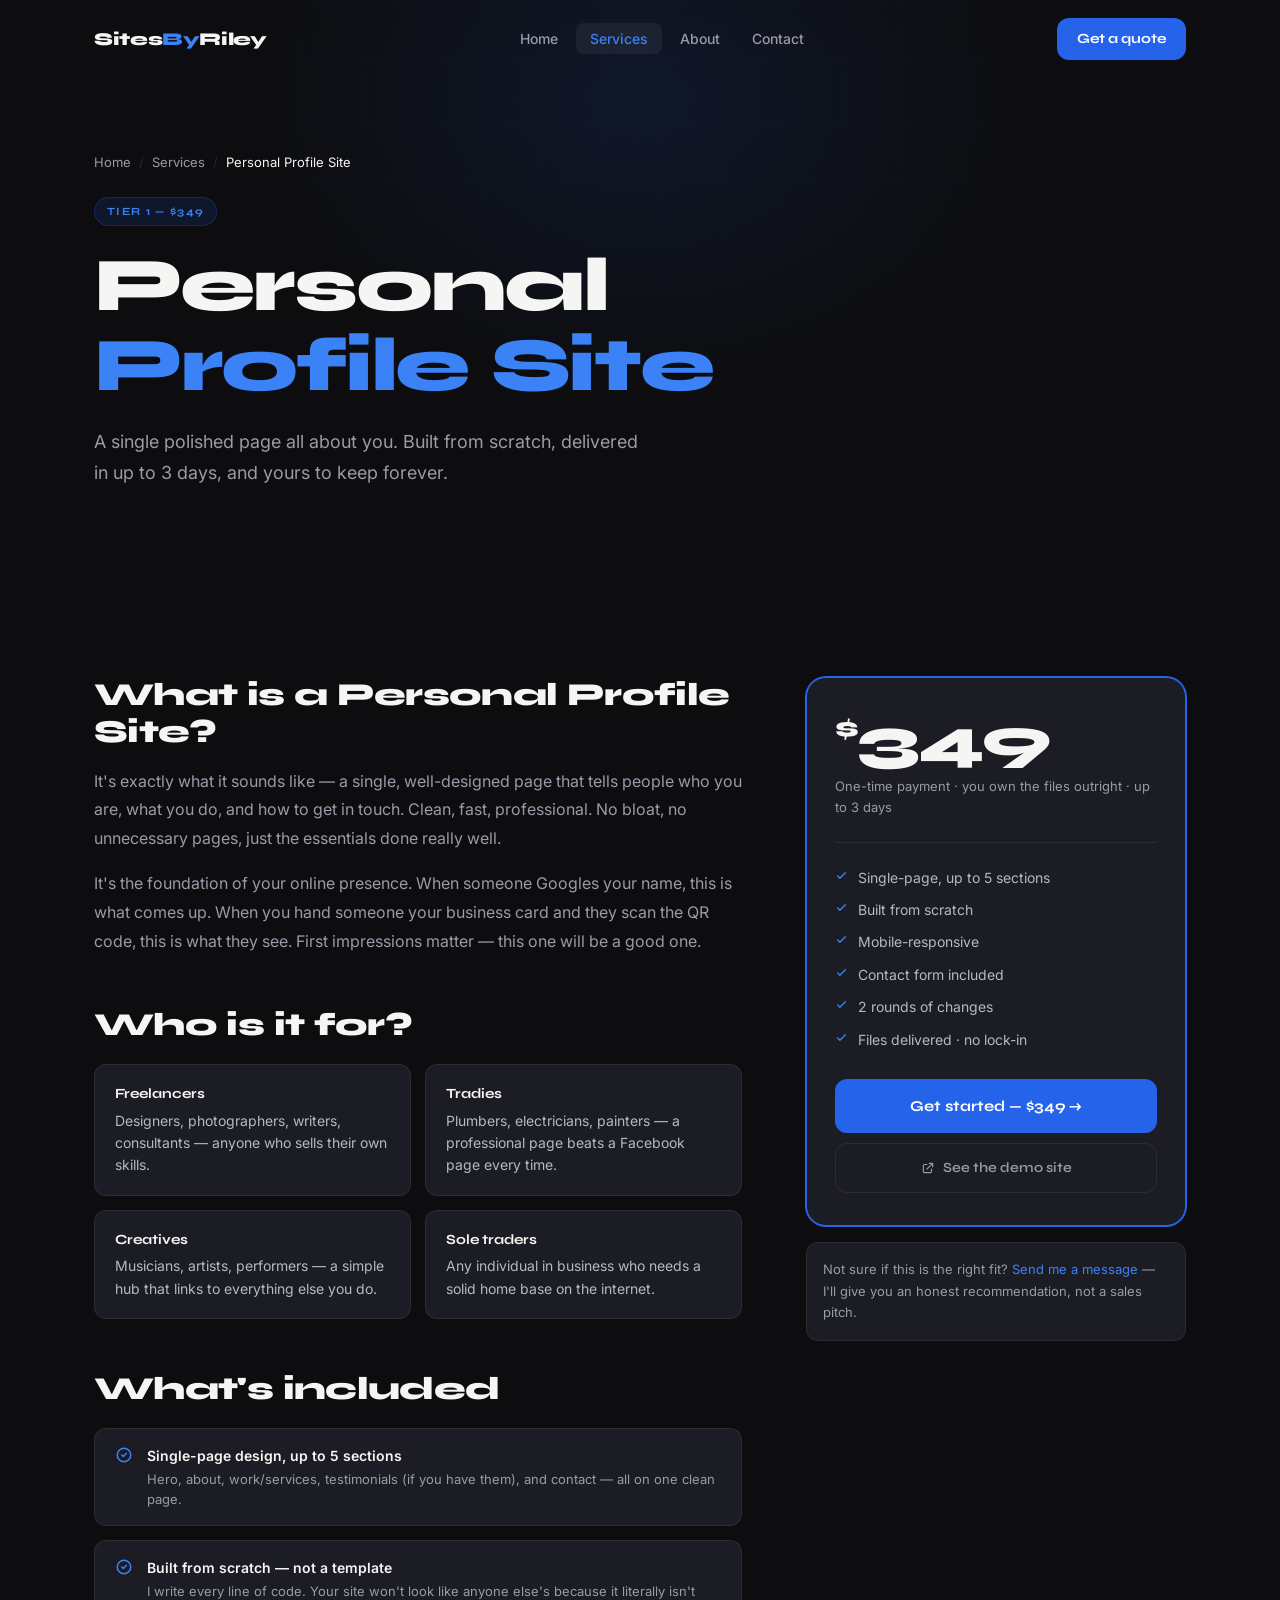
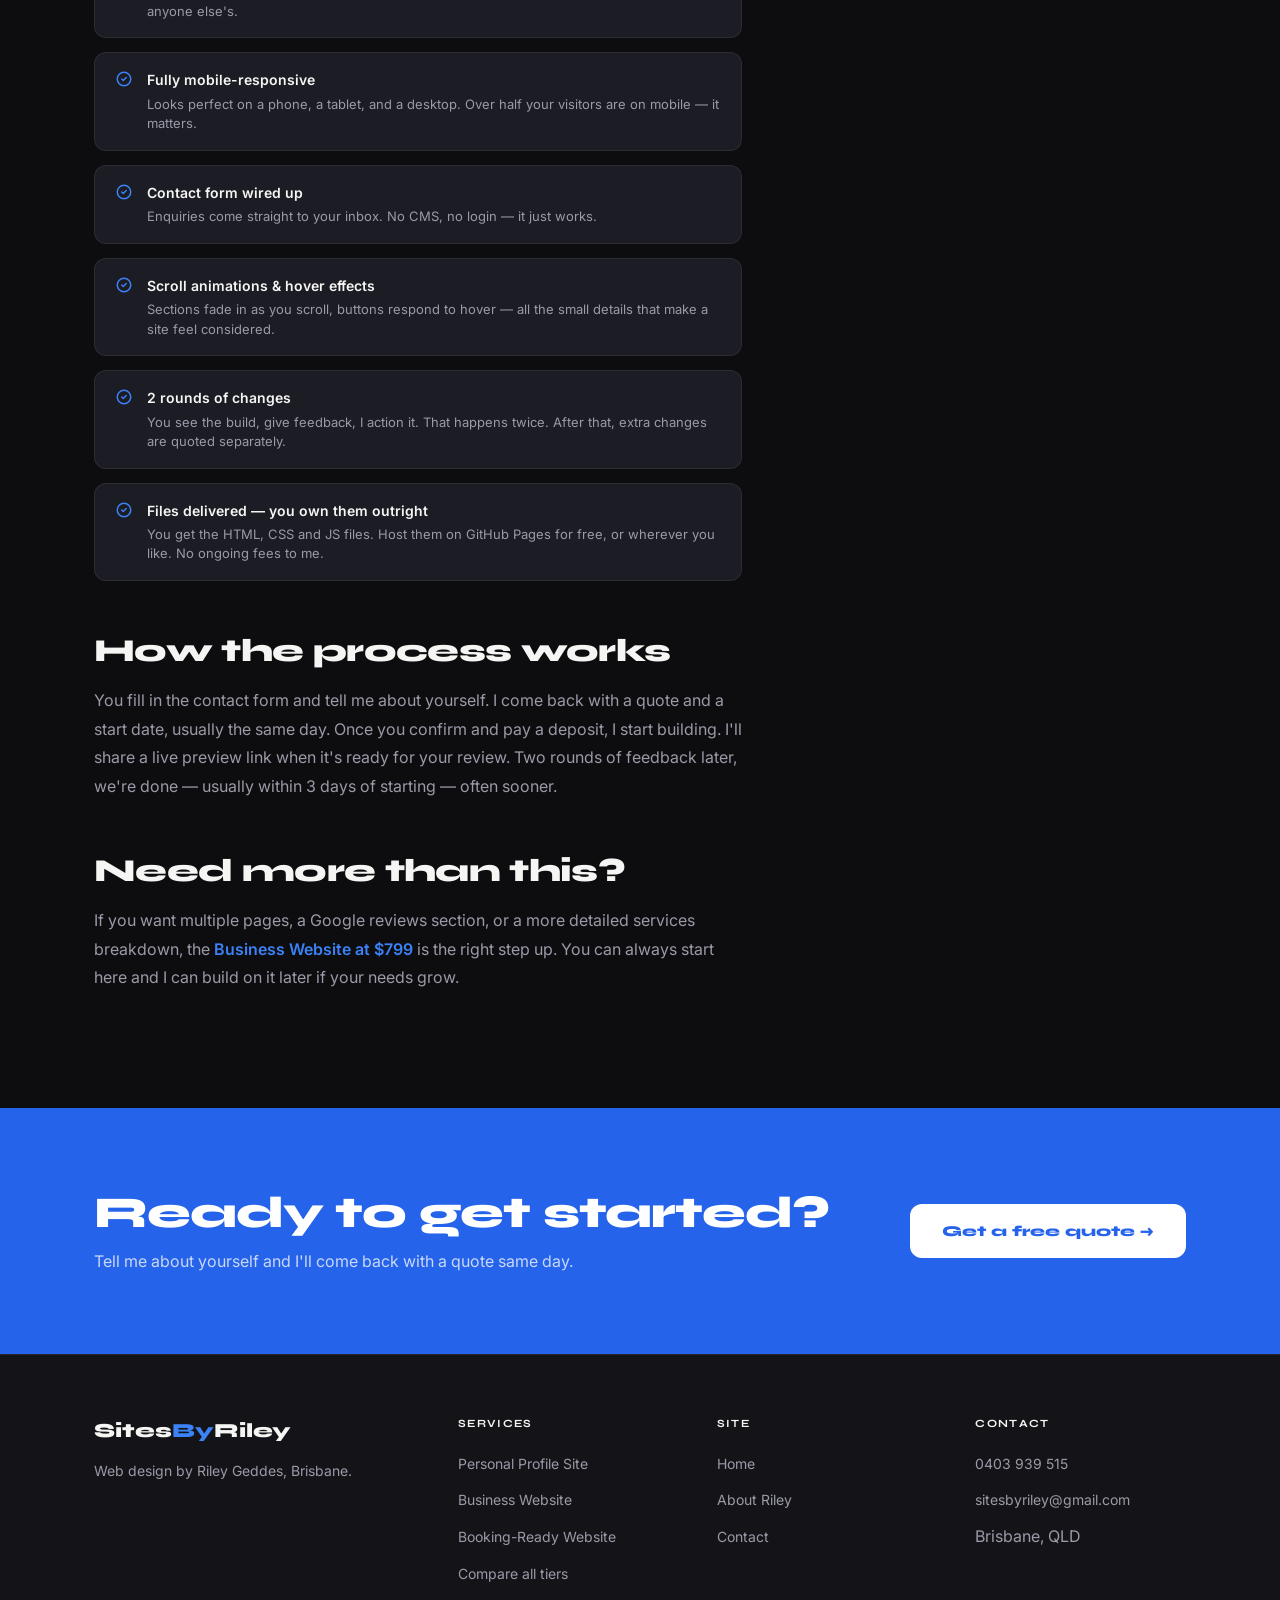
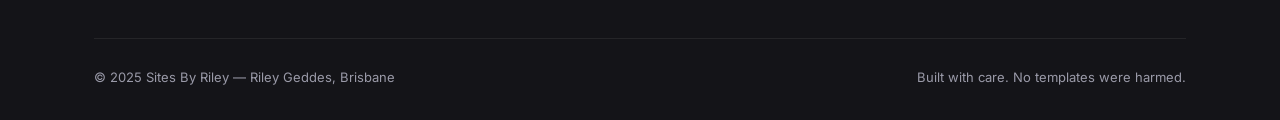
<file: tier1.html>
<!DOCTYPE html>
<html lang="en">
<head>
<meta charset="UTF-8"/><meta name="viewport" content="width=device-width,initial-scale=1.0"/>
<title>Personal Profile Site — $349 | Sites By Riley</title>
<meta name="description" content="A clean single-page personal profile site built from scratch. $349 one-time, you own the files. Up to 3 days — could be sooner."/>
<link rel="preconnect" href="https://fonts.googleapis.com"/><link rel="preconnect" href="https://fonts.gstatic.com" crossorigin/>
<link href="https://fonts.googleapis.com/css2?family=Syne:wght@400;600;700;800&family=Inter:wght@400;500;600&display=swap" rel="stylesheet"/>
<link rel="stylesheet" href="shared.css"/>
<style>
.tier-layout{display:grid;grid-template-columns:1fr 380px;gap:64px;align-items:start;}
.tier-sticky{position:sticky;top:100px;}
.price-card{background:var(--card);border:1.5px solid var(--blue);border-radius:var(--radius-lg);padding:32px 28px;box-shadow:0 0 0 1px var(--blue);}
.price-card-price{font-family:'Syne',sans-serif;font-size:60px;font-weight:800;letter-spacing:-0.03em;color:var(--white);line-height:1;}
.price-card-price sup{font-size:28px;}
.price-card-note{font-size:13px;color:var(--muted);margin-top:6px;margin-bottom:24px;padding-bottom:24px;border-bottom:1px solid var(--border);}
.price-card-feats{list-style:none;display:flex;flex-direction:column;gap:10px;margin-bottom:28px;}
.price-card-feats li{display:flex;align-items:flex-start;gap:10px;font-size:14px;color:var(--muted-lt);}
.price-card-feats li svg{color:var(--blue-lt);flex-shrink:0;margin-top:2px;}
.price-card-btns{display:flex;flex-direction:column;gap:10px;}
.btn-get-started{display:block;text-align:center;padding:15px;background:var(--blue);color:#fff;font-family:'Syne',sans-serif;font-weight:700;font-size:15px;border-radius:var(--radius);transition:var(--tr);}
.btn-get-started:hover{background:var(--blue-lt);transform:translateY(-1px);}
.btn-see-demo{display:flex;align-items:center;justify-content:center;gap:8px;padding:13px;background:transparent;color:var(--muted);border:1px solid var(--border);font-family:'Syne',sans-serif;font-weight:600;font-size:14px;border-radius:var(--radius);transition:var(--tr);}
.btn-see-demo:hover{color:var(--white);border-color:rgba(255,255,255,0.2);}
.tier-content h2{font-size:clamp(24px,2.5vw,32px);font-weight:800;letter-spacing:-0.02em;margin-bottom:16px;margin-top:52px;}
.tier-content h2:first-of-type{margin-top:0;}
.tier-content p{font-size:16px;color:var(--muted);line-height:1.8;margin-bottom:16px;}
.feat-list{list-style:none;display:flex;flex-direction:column;gap:14px;margin:20px 0;}
.feat-list li{display:flex;align-items:flex-start;gap:14px;padding:16px 20px;background:var(--card);border-radius:var(--radius);border:1px solid var(--border);}
.feat-list li svg{color:var(--blue-lt);flex-shrink:0;margin-top:1px;}
.feat-list-title{font-size:14px;font-weight:600;color:var(--white);margin-bottom:3px;}
.feat-list-desc{font-size:13px;color:var(--muted);line-height:1.5;}
.who-grid{display:grid;grid-template-columns:1fr 1fr;gap:14px;margin-top:20px;}
.who-item{background:var(--card);border:1px solid var(--border);border-radius:var(--radius);padding:18px 20px;font-size:14px;color:var(--muted-lt);}
.who-item strong{display:block;font-family:'Syne',sans-serif;font-size:14px;font-weight:700;color:var(--white);margin-bottom:4px;}
@media(max-width:900px){.tier-layout{grid-template-columns:1fr;}.tier-sticky{position:static;}}
@media(max-width:480px){.who-grid{grid-template-columns:1fr;}}
</style>
</head>
<body>
<div id="page-veil"></div>
<nav id="nav">
  <div class="container nav-inner">
    <a href="index.html" class="nav-logo">Sites<span>By</span>Riley</a>
    <ul class="nav-links">
      <li><a href="index.html">Home</a></li><li><a href="services.html" class="active">Services</a></li>
      <li><a href="about.html">About</a></li><li><a href="contact.html">Contact</a></li>
    </ul>
    <div class="nav-cta"><a href="contact.html" class="btn btn-primary" style="padding:10px 20px;font-size:14px;">Get a quote</a></div>
    <button class="hamburger" id="ham"><span></span><span></span><span></span></button>
  </div>
</nav>
<div class="mobile-menu" id="mob">
  <button class="mob-close" id="mob-close">✕</button>
  <a href="index.html">Home</a><a href="services.html">Services</a><a href="about.html">About</a><a href="contact.html">Contact</a>
  <a href="contact.html" class="btn btn-primary">Get a quote</a>
</div>

<div class="page-hero">
  <div class="page-hero-grid"></div><div class="page-hero-glow"></div>
  <div class="container page-hero-content">
    <div class="page-breadcrumb reveal"><a href="index.html">Home</a><span>/</span><a href="services.html">Services</a><span>/</span><span style="color:var(--white);">Personal Profile Site</span></div>
    <div class="tag reveal">Tier 1 — $349</div>
    <h1 class="page-hero-title reveal d1">Personal<br><span>Profile Site</span></h1>
    <p class="page-hero-sub reveal d2">A single polished page all about you. Built from scratch, delivered in up to 3 days, and yours to keep forever.</p>
  </div>
</div>

<section class="section" style="background:var(--black);">
  <div class="container">
    <div class="tier-layout">
      <div class="tier-content">

        <h2 class="reveal">What is a Personal Profile Site?</h2>
        <p class="reveal d1">It's exactly what it sounds like — a single, well-designed page that tells people who you are, what you do, and how to get in touch. Clean, fast, professional. No bloat, no unnecessary pages, just the essentials done really well.</p>
        <p class="reveal d1">It's the foundation of your online presence. When someone Googles your name, this is what comes up. When you hand someone your business card and they scan the QR code, this is what they see. First impressions matter — this one will be a good one.</p>

        <h2 class="reveal">Who is it for?</h2>
        <div class="who-grid reveal d1">
          <div class="who-item"><strong>Freelancers</strong>Designers, photographers, writers, consultants — anyone who sells their own skills.</div>
          <div class="who-item"><strong>Tradies</strong>Plumbers, electricians, painters — a professional page beats a Facebook page every time.</div>
          <div class="who-item"><strong>Creatives</strong>Musicians, artists, performers — a simple hub that links to everything else you do.</div>
          <div class="who-item"><strong>Sole traders</strong>Any individual in business who needs a solid home base on the internet.</div>
        </div>

        <h2 class="reveal">What's included</h2>
        <ul class="feat-list reveal d1">
          <li><svg width="18" height="18" fill="none" viewBox="0 0 24 24" stroke="currentColor" stroke-width="2"><path stroke-linecap="round" stroke-linejoin="round" d="M9 12l2 2 4-4m6 2a9 9 0 11-18 0 9 9 0 0118 0z"/></svg><div><div class="feat-list-title">Single-page design, up to 5 sections</div><div class="feat-list-desc">Hero, about, work/services, testimonials (if you have them), and contact — all on one clean page.</div></div></li>
          <li><svg width="18" height="18" fill="none" viewBox="0 0 24 24" stroke="currentColor" stroke-width="2"><path stroke-linecap="round" stroke-linejoin="round" d="M9 12l2 2 4-4m6 2a9 9 0 11-18 0 9 9 0 0118 0z"/></svg><div><div class="feat-list-title">Built from scratch — not a template</div><div class="feat-list-desc">I write every line of code. Your site won't look like anyone else's because it literally isn't anyone else's.</div></div></li>
          <li><svg width="18" height="18" fill="none" viewBox="0 0 24 24" stroke="currentColor" stroke-width="2"><path stroke-linecap="round" stroke-linejoin="round" d="M9 12l2 2 4-4m6 2a9 9 0 11-18 0 9 9 0 0118 0z"/></svg><div><div class="feat-list-title">Fully mobile-responsive</div><div class="feat-list-desc">Looks perfect on a phone, a tablet, and a desktop. Over half your visitors are on mobile — it matters.</div></div></li>
          <li><svg width="18" height="18" fill="none" viewBox="0 0 24 24" stroke="currentColor" stroke-width="2"><path stroke-linecap="round" stroke-linejoin="round" d="M9 12l2 2 4-4m6 2a9 9 0 11-18 0 9 9 0 0118 0z"/></svg><div><div class="feat-list-title">Contact form wired up</div><div class="feat-list-desc">Enquiries come straight to your inbox. No CMS, no login — it just works.</div></div></li>
          <li><svg width="18" height="18" fill="none" viewBox="0 0 24 24" stroke="currentColor" stroke-width="2"><path stroke-linecap="round" stroke-linejoin="round" d="M9 12l2 2 4-4m6 2a9 9 0 11-18 0 9 9 0 0118 0z"/></svg><div><div class="feat-list-title">Scroll animations & hover effects</div><div class="feat-list-desc">Sections fade in as you scroll, buttons respond to hover — all the small details that make a site feel considered.</div></div></li>
          <li><svg width="18" height="18" fill="none" viewBox="0 0 24 24" stroke="currentColor" stroke-width="2"><path stroke-linecap="round" stroke-linejoin="round" d="M9 12l2 2 4-4m6 2a9 9 0 11-18 0 9 9 0 0118 0z"/></svg><div><div class="feat-list-title">2 rounds of changes</div><div class="feat-list-desc">You see the build, give feedback, I action it. That happens twice. After that, extra changes are quoted separately.</div></div></li>
          <li><svg width="18" height="18" fill="none" viewBox="0 0 24 24" stroke="currentColor" stroke-width="2"><path stroke-linecap="round" stroke-linejoin="round" d="M9 12l2 2 4-4m6 2a9 9 0 11-18 0 9 9 0 0118 0z"/></svg><div><div class="feat-list-title">Files delivered — you own them outright</div><div class="feat-list-desc">You get the HTML, CSS and JS files. Host them on GitHub Pages for free, or wherever you like. No ongoing fees to me.</div></div></li>
        </ul>

        <h2 class="reveal">How the process works</h2>
        <p class="reveal d1">You fill in the contact form and tell me about yourself. I come back with a quote and a start date, usually the same day. Once you confirm and pay a deposit, I start building. I'll share a live preview link when it's ready for your review. Two rounds of feedback later, we're done — usually within 3 days of starting — often sooner.</p>

        <h2 class="reveal">Need more than this?</h2>
        <p class="reveal d1">If you want multiple pages, a Google reviews section, or a more detailed services breakdown, the <a href="tier2.html" style="color:var(--blue-lt);font-weight:600;">Business Website at $799</a> is the right step up. You can always start here and I can build on it later if your needs grow.</p>

      </div>
      <div class="tier-sticky reveal d2">
        <div class="price-card">
          <div class="price-card-price"><sup>$</sup>349</div>
          <div class="price-card-note">One-time payment · you own the files outright · up to 3 days</div>
          <ul class="price-card-feats">
            <li><svg width="13" height="13" fill="none" viewBox="0 0 24 24" stroke="currentColor" stroke-width="2.5"><path stroke-linecap="round" stroke-linejoin="round" d="M5 13l4 4L19 7"/></svg>Single-page, up to 5 sections</li>
            <li><svg width="13" height="13" fill="none" viewBox="0 0 24 24" stroke="currentColor" stroke-width="2.5"><path stroke-linecap="round" stroke-linejoin="round" d="M5 13l4 4L19 7"/></svg>Built from scratch</li>
            <li><svg width="13" height="13" fill="none" viewBox="0 0 24 24" stroke="currentColor" stroke-width="2.5"><path stroke-linecap="round" stroke-linejoin="round" d="M5 13l4 4L19 7"/></svg>Mobile-responsive</li>
            <li><svg width="13" height="13" fill="none" viewBox="0 0 24 24" stroke="currentColor" stroke-width="2.5"><path stroke-linecap="round" stroke-linejoin="round" d="M5 13l4 4L19 7"/></svg>Contact form included</li>
            <li><svg width="13" height="13" fill="none" viewBox="0 0 24 24" stroke="currentColor" stroke-width="2.5"><path stroke-linecap="round" stroke-linejoin="round" d="M5 13l4 4L19 7"/></svg>2 rounds of changes</li>
            <li><svg width="13" height="13" fill="none" viewBox="0 0 24 24" stroke="currentColor" stroke-width="2.5"><path stroke-linecap="round" stroke-linejoin="round" d="M5 13l4 4L19 7"/></svg>Files delivered · no lock-in</li>
          </ul>
          <div class="price-card-btns">
            <a href="contact.html" class="btn-get-started">Get started — $349 →</a>
            <a href="https://sitesbyriley.github.io/Tier-1-Demo/" target="_blank" rel="noopener" class="btn-see-demo"><svg width="14" height="14" fill="none" viewBox="0 0 24 24" stroke="currentColor" stroke-width="2"><path stroke-linecap="round" stroke-linejoin="round" d="M10 6H6a2 2 0 00-2 2v10a2 2 0 002 2h10a2 2 0 002-2v-4M14 4h6m0 0v6m0-6L10 14"/></svg>See the demo site</a>
          </div>
        </div>
        <div style="margin-top:16px;padding:16px;background:var(--card);border-radius:var(--radius);border:1px solid var(--border);">
          <p style="font-size:13px;color:var(--muted);line-height:1.65;">Not sure if this is the right fit? <a href="contact.html" style="color:var(--blue-lt);">Send me a message</a> — I'll give you an honest recommendation, not a sales pitch.</p>
        </div>
      </div>
    </div>
  </div>
</section>

<div class="cta-band">
  <div class="container cta-inner">
    <div><div class="cta-title">Ready to get started?</div><div class="cta-sub">Tell me about yourself and I'll come back with a quote same day.</div></div>
    <a href="contact.html" class="btn-cta-white">Get a free quote →</a>
  </div>
</div>

<footer>
  <div class="container">
    <div class="footer-grid">
      <div><div class="footer-brand-name">Sites<span>By</span>Riley</div><p class="footer-desc">Web design by Riley Geddes, Brisbane.</p></div>
      <div><div class="footer-col-title">Services</div><ul class="footer-links"><li><a href="tier1.html">Personal Profile Site</a></li><li><a href="tier2.html">Business Website</a></li><li><a href="tier3.html">Booking-Ready Website</a></li><li><a href="services.html">Compare all tiers</a></li></ul></div>
      <div><div class="footer-col-title">Site</div><ul class="footer-links"><li><a href="index.html">Home</a></li><li><a href="about.html">About Riley</a></li><li><a href="contact.html">Contact</a></li></ul></div>
      <div><div class="footer-col-title">Contact</div><ul class="footer-links"><li><a href="tel:0403939515">0403 939 515</a></li><li><a href="mailto:sitesbyriley@gmail.com">sitesbyriley@gmail.com</a></li><li><span style="color:var(--muted)">Brisbane, QLD</span></li></ul></div>
    </div>
    <div class="footer-bottom"><span>&copy; 2025 Sites By Riley — Riley Geddes, Brisbane</span><span>Built with care. No templates were harmed.</span></div>
  </div>
</footer>
<script src="shared.js"></script>
</body>
</html>
</file>
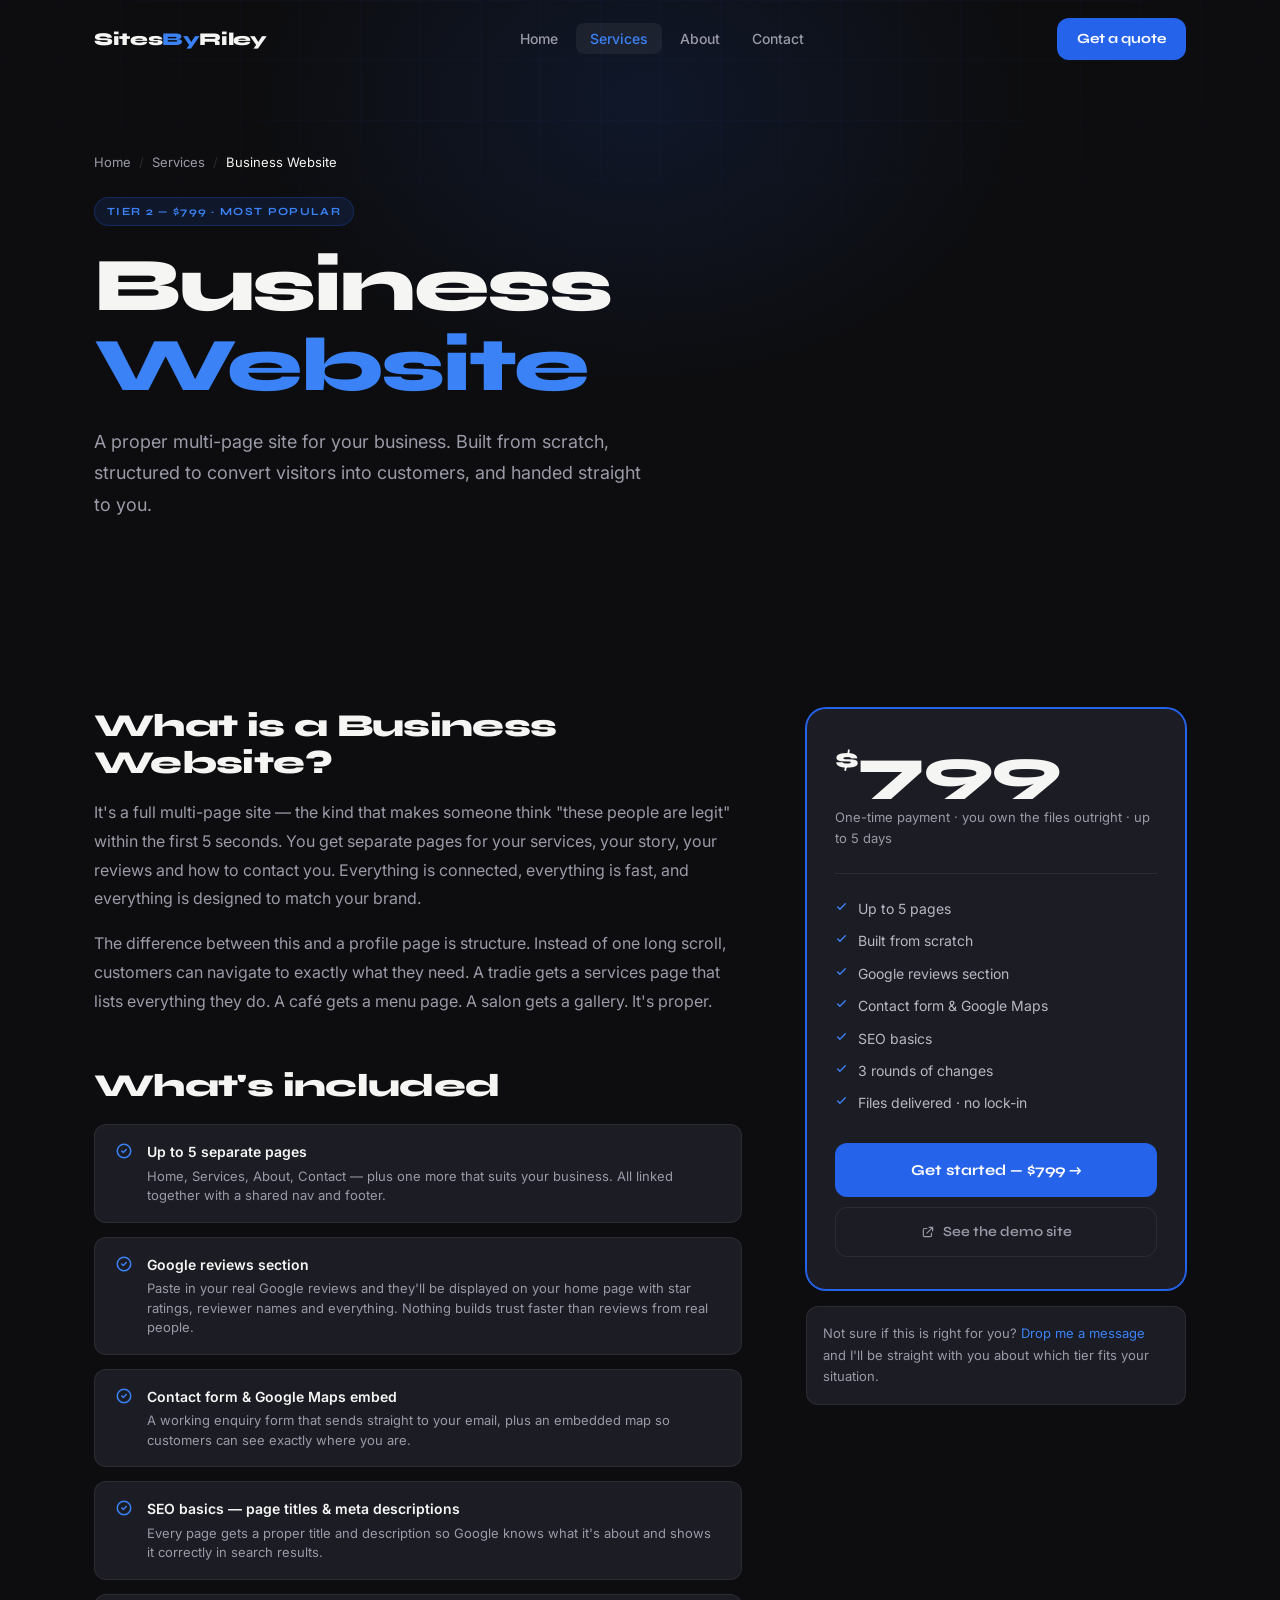
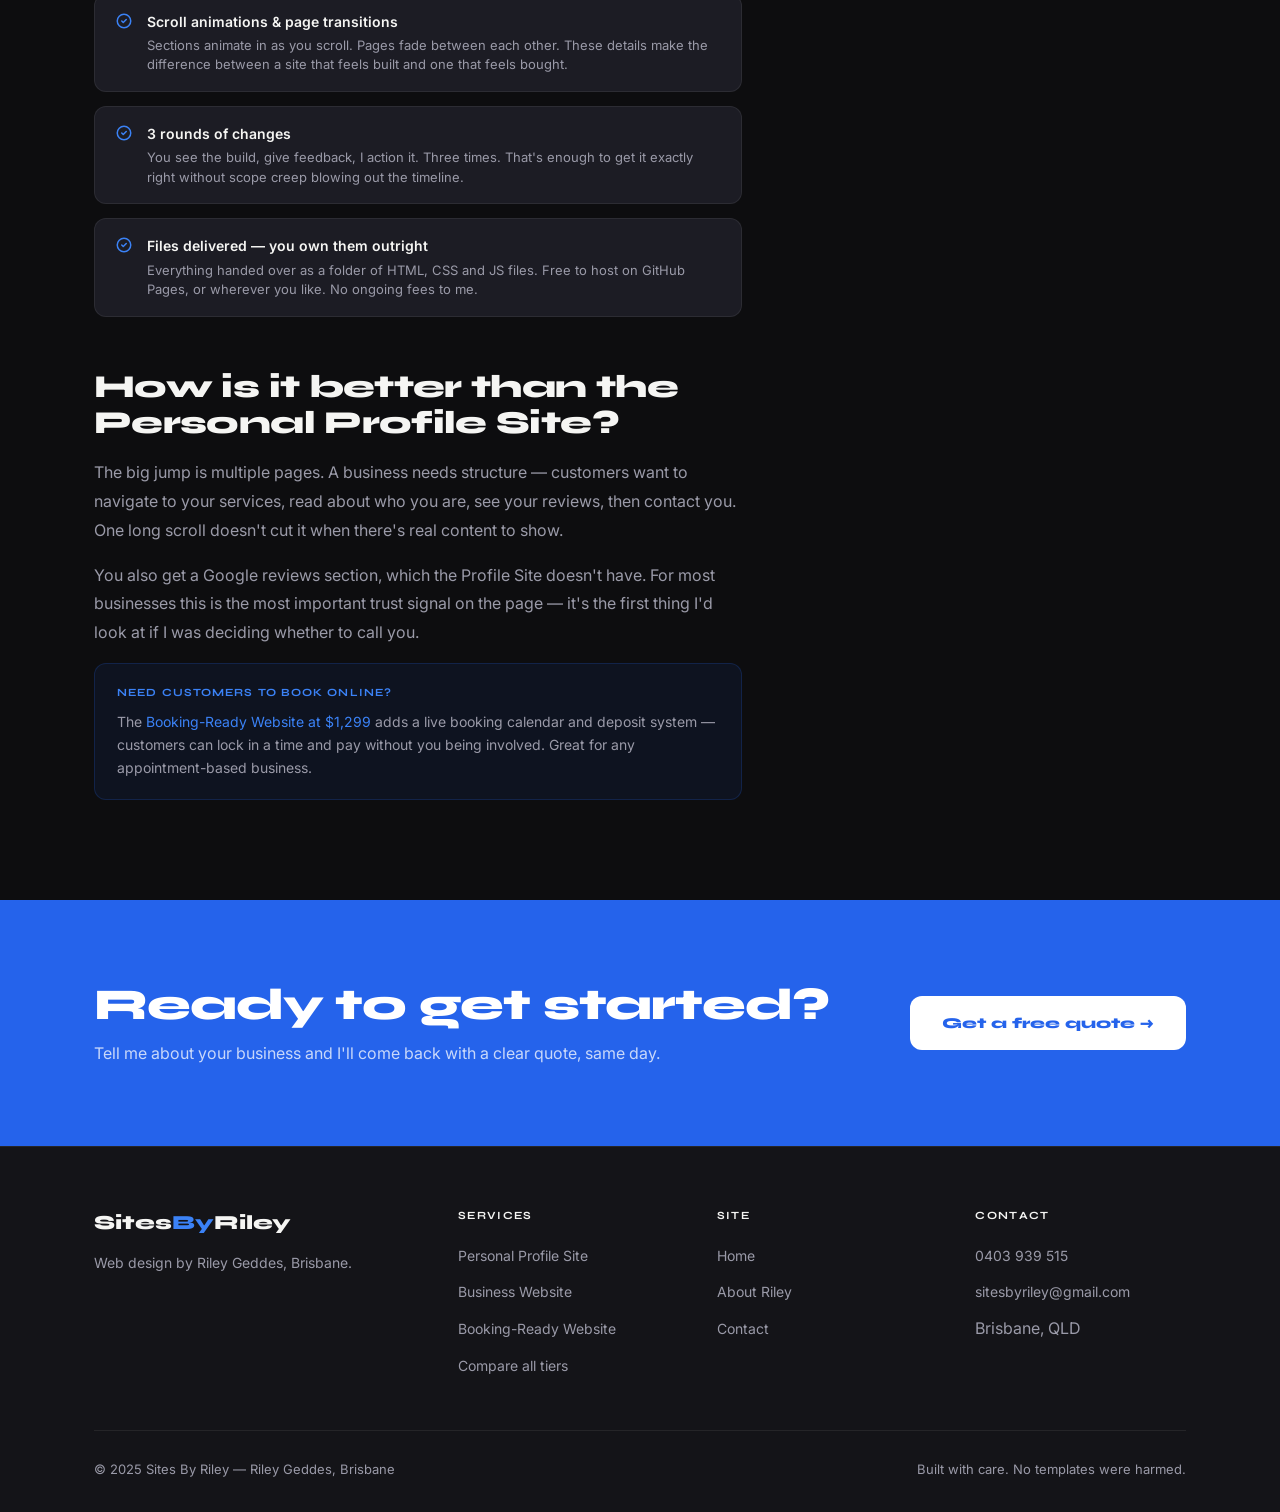
<file: tier2.html>
<!DOCTYPE html>
<html lang="en">
<head>
<meta charset="UTF-8"/><meta name="viewport" content="width=device-width,initial-scale=1.0"/>
<title>Business Website — $799 | Sites By Riley</title>
<meta name="description" content="A proper multi-page business website built from scratch. Up to 5 pages, Google reviews, contact form, SEO basics. $799 one-time."/>
<link rel="preconnect" href="https://fonts.googleapis.com"/><link rel="preconnect" href="https://fonts.gstatic.com" crossorigin/>
<link href="https://fonts.googleapis.com/css2?family=Syne:wght@400;600;700;800&family=Inter:wght@400;500;600&display=swap" rel="stylesheet"/>
<link rel="stylesheet" href="shared.css"/>
<style>
.tier-layout{display:grid;grid-template-columns:1fr 380px;gap:64px;align-items:start;}
.tier-sticky{position:sticky;top:100px;}
.price-card{background:var(--card);border:1.5px solid var(--blue);border-radius:var(--radius-lg);padding:32px 28px;box-shadow:0 0 0 1px var(--blue);}
.price-card-price{font-family:'Syne',sans-serif;font-size:60px;font-weight:800;letter-spacing:-0.03em;color:var(--white);line-height:1;}
.price-card-price sup{font-size:28px;}
.price-card-note{font-size:13px;color:var(--muted);margin-top:6px;margin-bottom:24px;padding-bottom:24px;border-bottom:1px solid var(--border);}
.price-card-feats{list-style:none;display:flex;flex-direction:column;gap:10px;margin-bottom:28px;}
.price-card-feats li{display:flex;align-items:flex-start;gap:10px;font-size:14px;color:var(--muted-lt);}
.price-card-feats li svg{color:var(--blue-lt);flex-shrink:0;margin-top:2px;}
.price-card-btns{display:flex;flex-direction:column;gap:10px;}
.btn-get-started{display:block;text-align:center;padding:15px;background:var(--blue);color:#fff;font-family:'Syne',sans-serif;font-weight:700;font-size:15px;border-radius:var(--radius);transition:var(--tr);}
.btn-get-started:hover{background:var(--blue-lt);transform:translateY(-1px);}
.btn-see-demo{display:flex;align-items:center;justify-content:center;gap:8px;padding:13px;background:transparent;color:var(--muted);border:1px solid var(--border);font-family:'Syne',sans-serif;font-weight:600;font-size:14px;border-radius:var(--radius);transition:var(--tr);}
.btn-see-demo:hover{color:var(--white);border-color:rgba(255,255,255,0.2);}
.tier-content h2{font-size:clamp(24px,2.5vw,32px);font-weight:800;letter-spacing:-0.02em;margin-bottom:16px;margin-top:52px;}
.tier-content h2:first-of-type{margin-top:0;}
.tier-content p{font-size:16px;color:var(--muted);line-height:1.8;margin-bottom:16px;}
.feat-list{list-style:none;display:flex;flex-direction:column;gap:14px;margin:20px 0;}
.feat-list li{display:flex;align-items:flex-start;gap:14px;padding:16px 20px;background:var(--card);border-radius:var(--radius);border:1px solid var(--border);}
.feat-list li svg{color:var(--blue-lt);flex-shrink:0;margin-top:1px;}
.feat-list-title{font-size:14px;font-weight:600;color:var(--white);margin-bottom:3px;}
.feat-list-desc{font-size:13px;color:var(--muted);line-height:1.5;}
.upgrade-box{background:rgba(37,99,235,0.08);border:1px solid rgba(37,99,235,0.2);border-radius:var(--radius);padding:20px 22px;margin-top:8px;}
.upgrade-box-label{font-family:'Syne',sans-serif;font-size:11px;font-weight:700;letter-spacing:.1em;text-transform:uppercase;color:var(--blue-lt);margin-bottom:8px;}
.upgrade-box p{font-size:14px;color:var(--muted);line-height:1.65;margin:0;}
@media(max-width:900px){.tier-layout{grid-template-columns:1fr;}.tier-sticky{position:static;}}
</style>
</head>
<body>
<div id="page-veil"></div>
<nav id="nav">
  <div class="container nav-inner">
    <a href="index.html" class="nav-logo">Sites<span>By</span>Riley</a>
    <ul class="nav-links">
      <li><a href="index.html">Home</a></li><li><a href="services.html" class="active">Services</a></li>
      <li><a href="about.html">About</a></li><li><a href="contact.html">Contact</a></li>
    </ul>
    <div class="nav-cta"><a href="contact.html" class="btn btn-primary" style="padding:10px 20px;font-size:14px;">Get a quote</a></div>
    <button class="hamburger" id="ham"><span></span><span></span><span></span></button>
  </div>
</nav>
<div class="mobile-menu" id="mob">
  <button class="mob-close" id="mob-close">✕</button>
  <a href="index.html">Home</a><a href="services.html">Services</a><a href="about.html">About</a><a href="contact.html">Contact</a>
  <a href="contact.html" class="btn btn-primary">Get a quote</a>
</div>

<div class="page-hero">
  <div class="page-hero-grid"></div><div class="page-hero-glow"></div>
  <div class="container page-hero-content">
    <div class="page-breadcrumb reveal"><a href="index.html">Home</a><span>/</span><a href="services.html">Services</a><span>/</span><span style="color:var(--white);">Business Website</span></div>
    <div class="tag reveal">Tier 2 — $799 · Most popular</div>
    <h1 class="page-hero-title reveal d1">Business<br><span>Website</span></h1>
    <p class="page-hero-sub reveal d2">A proper multi-page site for your business. Built from scratch, structured to convert visitors into customers, and handed straight to you.</p>
  </div>
</div>

<section class="section" style="background:var(--black);">
  <div class="container">
    <div class="tier-layout">
      <div class="tier-content">

        <h2 class="reveal">What is a Business Website?</h2>
        <p class="reveal d1">It's a full multi-page site — the kind that makes someone think "these people are legit" within the first 5 seconds. You get separate pages for your services, your story, your reviews and how to contact you. Everything is connected, everything is fast, and everything is designed to match your brand.</p>
        <p class="reveal d1">The difference between this and a profile page is structure. Instead of one long scroll, customers can navigate to exactly what they need. A tradie gets a services page that lists everything they do. A café gets a menu page. A salon gets a gallery. It's proper.</p>

        <h2 class="reveal">What's included</h2>
        <ul class="feat-list reveal d1">
          <li><svg width="18" height="18" fill="none" viewBox="0 0 24 24" stroke="currentColor" stroke-width="2"><path stroke-linecap="round" stroke-linejoin="round" d="M9 12l2 2 4-4m6 2a9 9 0 11-18 0 9 9 0 0118 0z"/></svg><div><div class="feat-list-title">Up to 5 separate pages</div><div class="feat-list-desc">Home, Services, About, Contact — plus one more that suits your business. All linked together with a shared nav and footer.</div></div></li>
          <li><svg width="18" height="18" fill="none" viewBox="0 0 24 24" stroke="currentColor" stroke-width="2"><path stroke-linecap="round" stroke-linejoin="round" d="M9 12l2 2 4-4m6 2a9 9 0 11-18 0 9 9 0 0118 0z"/></svg><div><div class="feat-list-title">Google reviews section</div><div class="feat-list-desc">Paste in your real Google reviews and they'll be displayed on your home page with star ratings, reviewer names and everything. Nothing builds trust faster than reviews from real people.</div></div></li>
          <li><svg width="18" height="18" fill="none" viewBox="0 0 24 24" stroke="currentColor" stroke-width="2"><path stroke-linecap="round" stroke-linejoin="round" d="M9 12l2 2 4-4m6 2a9 9 0 11-18 0 9 9 0 0118 0z"/></svg><div><div class="feat-list-title">Contact form & Google Maps embed</div><div class="feat-list-desc">A working enquiry form that sends straight to your email, plus an embedded map so customers can see exactly where you are.</div></div></li>
          <li><svg width="18" height="18" fill="none" viewBox="0 0 24 24" stroke="currentColor" stroke-width="2"><path stroke-linecap="round" stroke-linejoin="round" d="M9 12l2 2 4-4m6 2a9 9 0 11-18 0 9 9 0 0118 0z"/></svg><div><div class="feat-list-title">SEO basics — page titles & meta descriptions</div><div class="feat-list-desc">Every page gets a proper title and description so Google knows what it's about and shows it correctly in search results.</div></div></li>
          <li><svg width="18" height="18" fill="none" viewBox="0 0 24 24" stroke="currentColor" stroke-width="2"><path stroke-linecap="round" stroke-linejoin="round" d="M9 12l2 2 4-4m6 2a9 9 0 11-18 0 9 9 0 0118 0z"/></svg><div><div class="feat-list-title">Scroll animations & page transitions</div><div class="feat-list-desc">Sections animate in as you scroll. Pages fade between each other. These details make the difference between a site that feels built and one that feels bought.</div></div></li>
          <li><svg width="18" height="18" fill="none" viewBox="0 0 24 24" stroke="currentColor" stroke-width="2"><path stroke-linecap="round" stroke-linejoin="round" d="M9 12l2 2 4-4m6 2a9 9 0 11-18 0 9 9 0 0118 0z"/></svg><div><div class="feat-list-title">3 rounds of changes</div><div class="feat-list-desc">You see the build, give feedback, I action it. Three times. That's enough to get it exactly right without scope creep blowing out the timeline.</div></div></li>
          <li><svg width="18" height="18" fill="none" viewBox="0 0 24 24" stroke="currentColor" stroke-width="2"><path stroke-linecap="round" stroke-linejoin="round" d="M9 12l2 2 4-4m6 2a9 9 0 11-18 0 9 9 0 0118 0z"/></svg><div><div class="feat-list-title">Files delivered — you own them outright</div><div class="feat-list-desc">Everything handed over as a folder of HTML, CSS and JS files. Free to host on GitHub Pages, or wherever you like. No ongoing fees to me.</div></div></li>
        </ul>

        <h2 class="reveal">How is it better than the Personal Profile Site?</h2>
        <p class="reveal d1">The big jump is multiple pages. A business needs structure — customers want to navigate to your services, read about who you are, see your reviews, then contact you. One long scroll doesn't cut it when there's real content to show.</p>
        <p class="reveal d1">You also get a Google reviews section, which the Profile Site doesn't have. For most businesses this is the most important trust signal on the page — it's the first thing I'd look at if I was deciding whether to call you.</p>

        <div class="upgrade-box reveal">
          <div class="upgrade-box-label">Need customers to book online?</div>
          <p>The <a href="tier3.html" style="color:var(--blue-lt);">Booking-Ready Website at $1,299</a> adds a live booking calendar and deposit system — customers can lock in a time and pay without you being involved. Great for any appointment-based business.</p>
        </div>

      </div>
      <div class="tier-sticky reveal d2">
        <div class="price-card">
          <div class="price-card-price"><sup>$</sup>799</div>
          <div class="price-card-note">One-time payment · you own the files outright · up to 5 days</div>
          <ul class="price-card-feats">
            <li><svg width="13" height="13" fill="none" viewBox="0 0 24 24" stroke="currentColor" stroke-width="2.5"><path stroke-linecap="round" stroke-linejoin="round" d="M5 13l4 4L19 7"/></svg>Up to 5 pages</li>
            <li><svg width="13" height="13" fill="none" viewBox="0 0 24 24" stroke="currentColor" stroke-width="2.5"><path stroke-linecap="round" stroke-linejoin="round" d="M5 13l4 4L19 7"/></svg>Built from scratch</li>
            <li><svg width="13" height="13" fill="none" viewBox="0 0 24 24" stroke="currentColor" stroke-width="2.5"><path stroke-linecap="round" stroke-linejoin="round" d="M5 13l4 4L19 7"/></svg>Google reviews section</li>
            <li><svg width="13" height="13" fill="none" viewBox="0 0 24 24" stroke="currentColor" stroke-width="2.5"><path stroke-linecap="round" stroke-linejoin="round" d="M5 13l4 4L19 7"/></svg>Contact form & Google Maps</li>
            <li><svg width="13" height="13" fill="none" viewBox="0 0 24 24" stroke="currentColor" stroke-width="2.5"><path stroke-linecap="round" stroke-linejoin="round" d="M5 13l4 4L19 7"/></svg>SEO basics</li>
            <li><svg width="13" height="13" fill="none" viewBox="0 0 24 24" stroke="currentColor" stroke-width="2.5"><path stroke-linecap="round" stroke-linejoin="round" d="M5 13l4 4L19 7"/></svg>3 rounds of changes</li>
            <li><svg width="13" height="13" fill="none" viewBox="0 0 24 24" stroke="currentColor" stroke-width="2.5"><path stroke-linecap="round" stroke-linejoin="round" d="M5 13l4 4L19 7"/></svg>Files delivered · no lock-in</li>
          </ul>
          <div class="price-card-btns">
            <a href="contact.html" class="btn-get-started">Get started — $799 →</a>
            <a href="https://sitesbyriley.github.io/Tier-2-Demo/" target="_blank" rel="noopener" class="btn-see-demo"><svg width="14" height="14" fill="none" viewBox="0 0 24 24" stroke="currentColor" stroke-width="2"><path stroke-linecap="round" stroke-linejoin="round" d="M10 6H6a2 2 0 00-2 2v10a2 2 0 002 2h10a2 2 0 002-2v-4M14 4h6m0 0v6m0-6L10 14"/></svg>See the demo site</a>
          </div>
        </div>
        <div style="margin-top:16px;padding:16px;background:var(--card);border-radius:var(--radius);border:1px solid var(--border);">
          <p style="font-size:13px;color:var(--muted);line-height:1.65;">Not sure if this is right for you? <a href="contact.html" style="color:var(--blue-lt);">Drop me a message</a> and I'll be straight with you about which tier fits your situation.</p>
        </div>
      </div>
    </div>
  </div>
</section>

<div class="cta-band">
  <div class="container cta-inner">
    <div><div class="cta-title">Ready to get started?</div><div class="cta-sub">Tell me about your business and I'll come back with a clear quote, same day.</div></div>
    <a href="contact.html" class="btn-cta-white">Get a free quote →</a>
  </div>
</div>

<footer>
  <div class="container">
    <div class="footer-grid">
      <div><div class="footer-brand-name">Sites<span>By</span>Riley</div><p class="footer-desc">Web design by Riley Geddes, Brisbane.</p></div>
      <div><div class="footer-col-title">Services</div><ul class="footer-links"><li><a href="tier1.html">Personal Profile Site</a></li><li><a href="tier2.html">Business Website</a></li><li><a href="tier3.html">Booking-Ready Website</a></li><li><a href="services.html">Compare all tiers</a></li></ul></div>
      <div><div class="footer-col-title">Site</div><ul class="footer-links"><li><a href="index.html">Home</a></li><li><a href="about.html">About Riley</a></li><li><a href="contact.html">Contact</a></li></ul></div>
      <div><div class="footer-col-title">Contact</div><ul class="footer-links"><li><a href="tel:0403939515">0403 939 515</a></li><li><a href="mailto:sitesbyriley@gmail.com">sitesbyriley@gmail.com</a></li><li><span style="color:var(--muted)">Brisbane, QLD</span></li></ul></div>
    </div>
    <div class="footer-bottom"><span>&copy; 2025 Sites By Riley — Riley Geddes, Brisbane</span><span>Built with care. No templates were harmed.</span></div>
  </div>
</footer>
<script src="shared.js"></script>
</body>
</html>
</file>
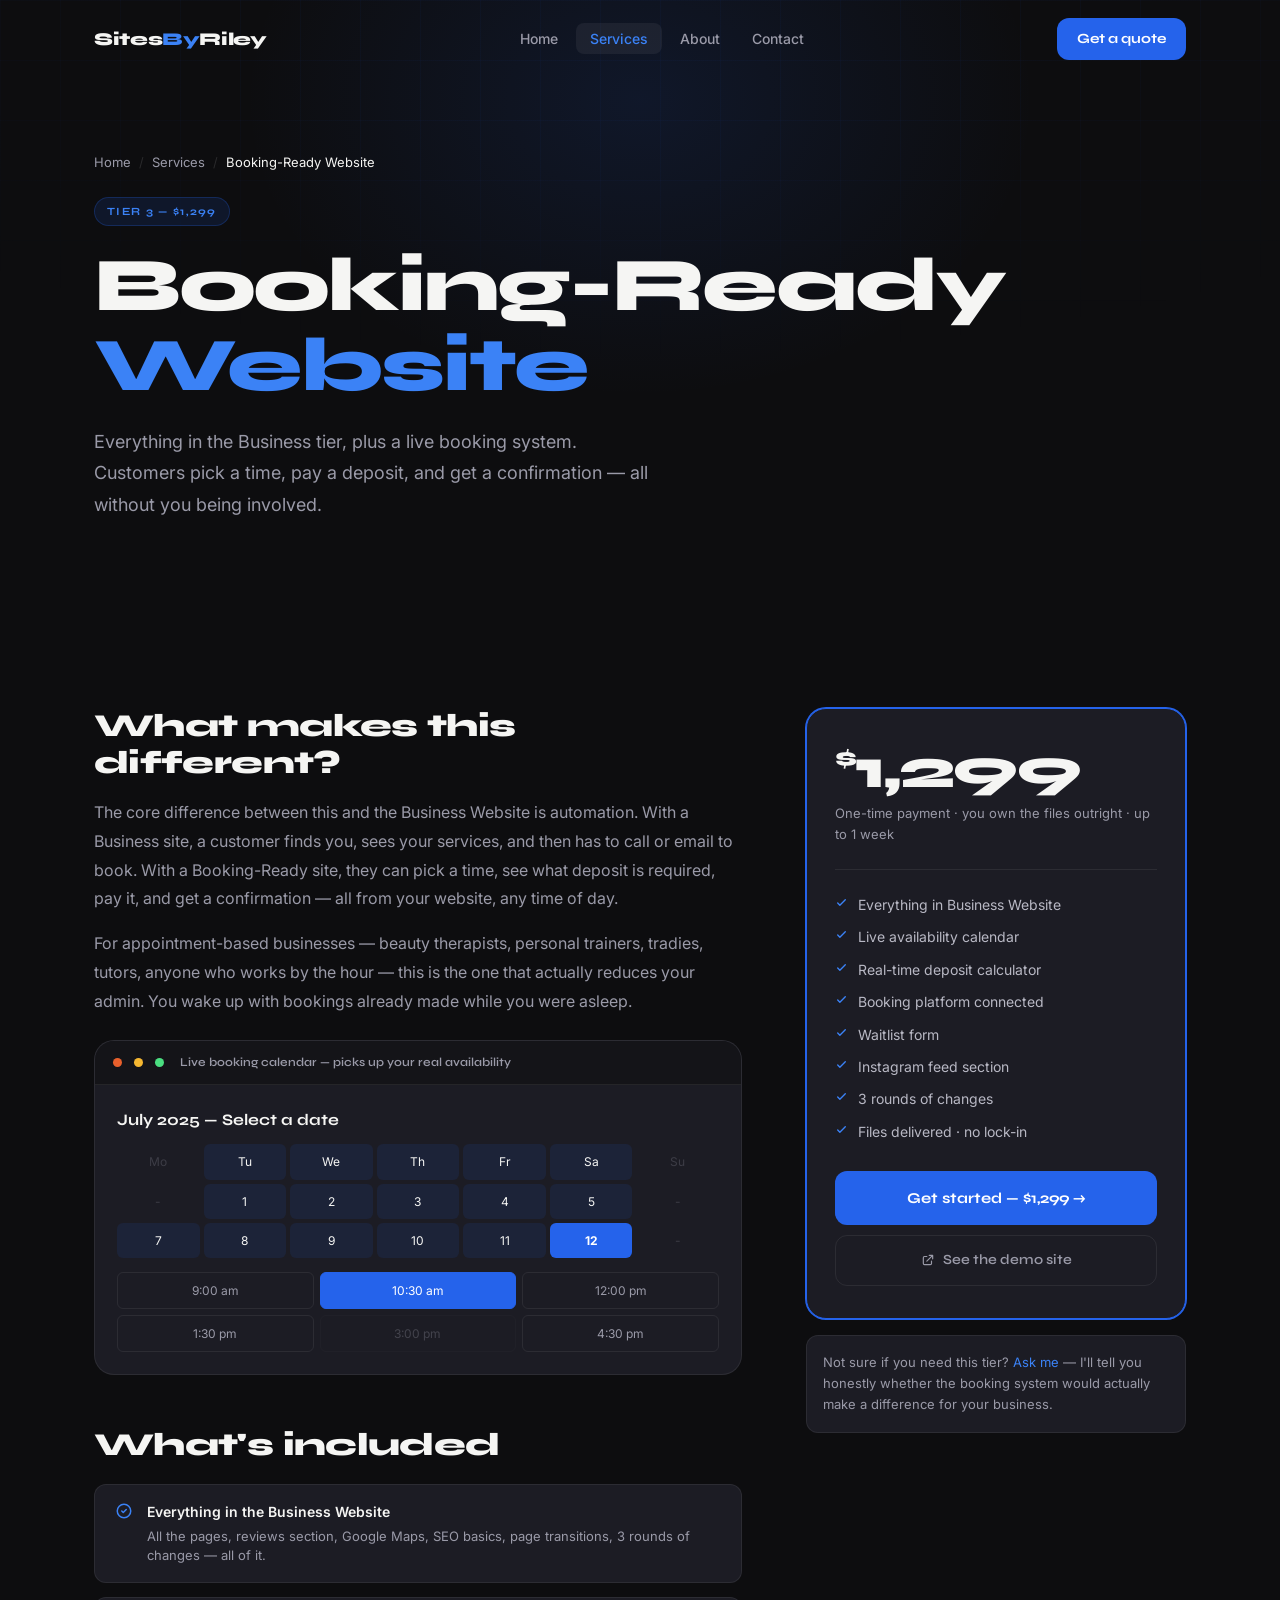
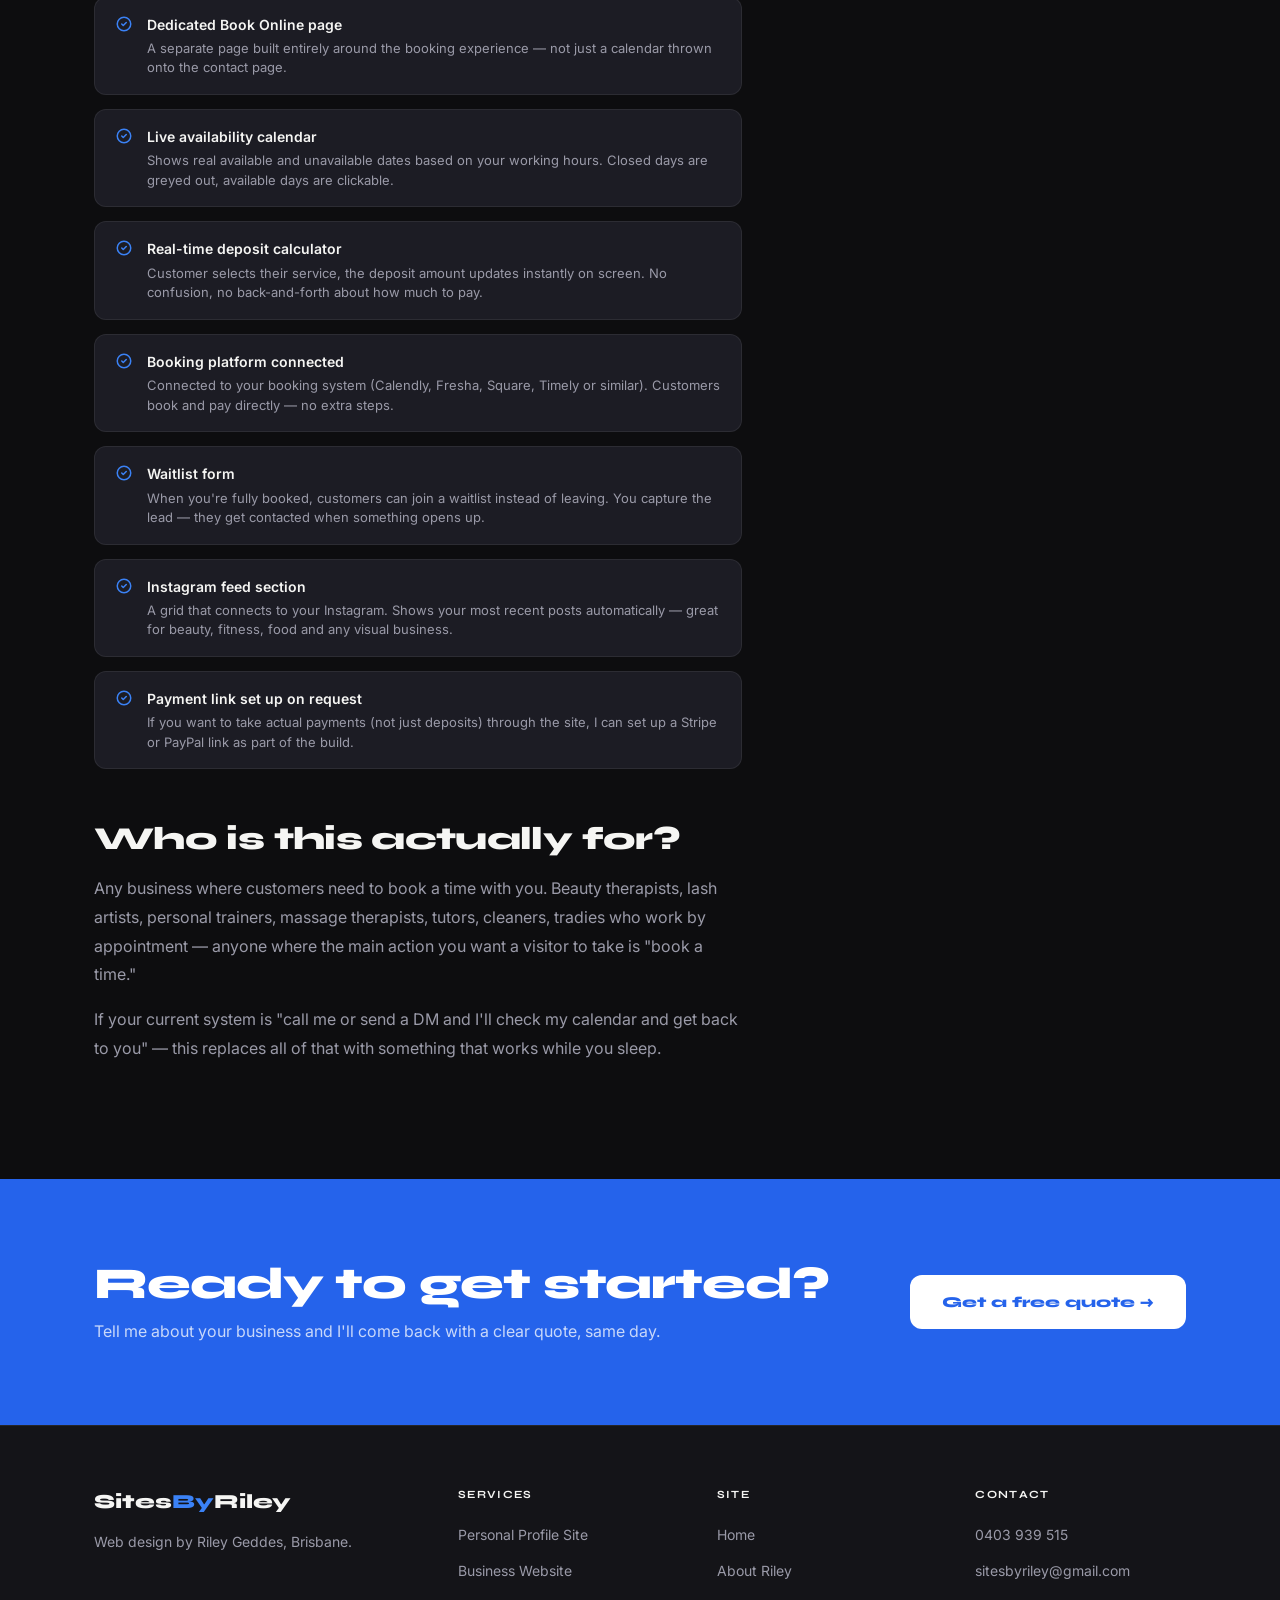
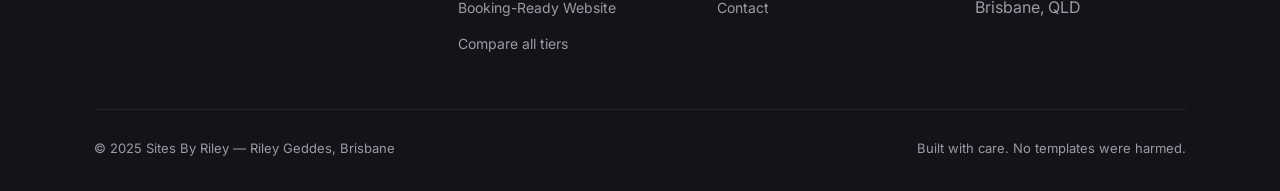
<file: tier3.html>
<!DOCTYPE html>
<html lang="en">
<head>
<meta charset="UTF-8"/><meta name="viewport" content="width=device-width,initial-scale=1.0"/>
<title>Booking-Ready Website — $1,299 | Sites By Riley</title>
<meta name="description" content="A full multi-page website with online booking, live availability calendar, deposit calculator and waitlist. $1,299 one-time."/>
<link rel="preconnect" href="https://fonts.googleapis.com"/><link rel="preconnect" href="https://fonts.gstatic.com" crossorigin/>
<link href="https://fonts.googleapis.com/css2?family=Syne:wght@400;600;700;800&family=Inter:wght@400;500;600&display=swap" rel="stylesheet"/>
<link rel="stylesheet" href="shared.css"/>
<style>
.tier-layout{display:grid;grid-template-columns:1fr 380px;gap:64px;align-items:start;}
.tier-sticky{position:sticky;top:100px;}
.price-card{background:var(--card);border:1.5px solid var(--blue);border-radius:var(--radius-lg);padding:32px 28px;box-shadow:0 0 0 1px var(--blue);}
.price-card-price{font-family:'Syne',sans-serif;font-size:56px;font-weight:800;letter-spacing:-0.03em;color:var(--white);line-height:1;}
.price-card-price sup{font-size:26px;}
.price-card-note{font-size:13px;color:var(--muted);margin-top:6px;margin-bottom:24px;padding-bottom:24px;border-bottom:1px solid var(--border);}
.price-card-feats{list-style:none;display:flex;flex-direction:column;gap:10px;margin-bottom:28px;}
.price-card-feats li{display:flex;align-items:flex-start;gap:10px;font-size:14px;color:var(--muted-lt);}
.price-card-feats li svg{color:var(--blue-lt);flex-shrink:0;margin-top:2px;}
.price-card-btns{display:flex;flex-direction:column;gap:10px;}
.btn-get-started{display:block;text-align:center;padding:15px;background:var(--blue);color:#fff;font-family:'Syne',sans-serif;font-weight:700;font-size:15px;border-radius:var(--radius);transition:var(--tr);}
.btn-get-started:hover{background:var(--blue-lt);transform:translateY(-1px);}
.btn-see-demo{display:flex;align-items:center;justify-content:center;gap:8px;padding:13px;background:transparent;color:var(--muted);border:1px solid var(--border);font-family:'Syne',sans-serif;font-weight:600;font-size:14px;border-radius:var(--radius);transition:var(--tr);}
.btn-see-demo:hover{color:var(--white);border-color:rgba(255,255,255,0.2);}
.tier-content h2{font-size:clamp(24px,2.5vw,32px);font-weight:800;letter-spacing:-0.02em;margin-bottom:16px;margin-top:52px;}
.tier-content h2:first-of-type{margin-top:0;}
.tier-content p{font-size:16px;color:var(--muted);line-height:1.8;margin-bottom:16px;}
.feat-list{list-style:none;display:flex;flex-direction:column;gap:14px;margin:20px 0;}
.feat-list li{display:flex;align-items:flex-start;gap:14px;padding:16px 20px;background:var(--card);border-radius:var(--radius);border:1px solid var(--border);}
.feat-list li svg{color:var(--blue-lt);flex-shrink:0;margin-top:1px;}
.feat-list-title{font-size:14px;font-weight:600;color:var(--white);margin-bottom:3px;}
.feat-list-desc{font-size:13px;color:var(--muted);line-height:1.5;}
.booking-preview{background:var(--card);border:1px solid var(--border);border-radius:var(--radius-lg);overflow:hidden;margin:24px 0;}
.booking-preview-bar{background:var(--surface);border-bottom:1px solid var(--border);padding:12px 18px;display:flex;align-items:center;gap:8px;}
.bp-dot{width:9px;height:9px;border-radius:50%;}
.booking-preview-body{padding:22px;}
.bp-month{font-family:'Syne',sans-serif;font-size:16px;font-weight:700;color:var(--white);margin-bottom:12px;}
.bp-days{display:grid;grid-template-columns:repeat(7,1fr);gap:4px;margin-bottom:14px;}
.bp-day{text-align:center;padding:8px 4px;font-size:12px;color:var(--muted);border-radius:6px;}
.bp-day.avail{color:var(--white);background:rgba(37,99,235,0.1);}
.bp-day.sel{background:var(--blue);color:#fff;font-weight:700;}
.bp-day.off{opacity:.25;}
.bp-slots{display:grid;grid-template-columns:repeat(3,1fr);gap:6px;}
.bp-slot{border:1px solid var(--border);border-radius:6px;padding:8px;text-align:center;font-size:12px;color:var(--muted);}
.bp-slot.sel{background:var(--blue);color:#fff;border-color:var(--blue);}
@media(max-width:900px){.tier-layout{grid-template-columns:1fr;}.tier-sticky{position:static;}}
</style>
</head>
<body>
<div id="page-veil"></div>
<nav id="nav">
  <div class="container nav-inner">
    <a href="index.html" class="nav-logo">Sites<span>By</span>Riley</a>
    <ul class="nav-links">
      <li><a href="index.html">Home</a></li><li><a href="services.html" class="active">Services</a></li>
      <li><a href="about.html">About</a></li><li><a href="contact.html">Contact</a></li>
    </ul>
    <div class="nav-cta"><a href="contact.html" class="btn btn-primary" style="padding:10px 20px;font-size:14px;">Get a quote</a></div>
    <button class="hamburger" id="ham"><span></span><span></span><span></span></button>
  </div>
</nav>
<div class="mobile-menu" id="mob">
  <button class="mob-close" id="mob-close">✕</button>
  <a href="index.html">Home</a><a href="services.html">Services</a><a href="about.html">About</a><a href="contact.html">Contact</a>
  <a href="contact.html" class="btn btn-primary">Get a quote</a>
</div>

<div class="page-hero">
  <div class="page-hero-grid"></div><div class="page-hero-glow"></div>
  <div class="container page-hero-content">
    <div class="page-breadcrumb reveal"><a href="index.html">Home</a><span>/</span><a href="services.html">Services</a><span>/</span><span style="color:var(--white);">Booking-Ready Website</span></div>
    <div class="tag reveal">Tier 3 — $1,299</div>
    <h1 class="page-hero-title reveal d1">Booking-Ready<br><span>Website</span></h1>
    <p class="page-hero-sub reveal d2">Everything in the Business tier, plus a live booking system. Customers pick a time, pay a deposit, and get a confirmation — all without you being involved.</p>
  </div>
</div>

<section class="section" style="background:var(--black);">
  <div class="container">
    <div class="tier-layout">
      <div class="tier-content">

        <h2 class="reveal">What makes this different?</h2>
        <p class="reveal d1">The core difference between this and the Business Website is automation. With a Business site, a customer finds you, sees your services, and then has to call or email to book. With a Booking-Ready site, they can pick a time, see what deposit is required, pay it, and get a confirmation — all from your website, any time of day.</p>
        <p class="reveal d1">For appointment-based businesses — beauty therapists, personal trainers, tradies, tutors, anyone who works by the hour — this is the one that actually reduces your admin. You wake up with bookings already made while you were asleep.</p>

        <!-- Mini calendar preview -->
        <div class="booking-preview reveal d1">
          <div class="booking-preview-bar">
            <span class="bp-dot" style="background:#E8602C;"></span>
            <span class="bp-dot" style="background:#F5B731;margin-left:4px;"></span>
            <span class="bp-dot" style="background:#4ade80;margin-left:4px;"></span>
            <span style="font-size:12px;color:var(--muted);margin-left:8px;font-family:'Syne',sans-serif;font-weight:600;">Live booking calendar — picks up your real availability</span>
          </div>
          <div class="booking-preview-body">
            <div class="bp-month">July 2025 — Select a date</div>
            <div class="bp-days">
              <div class="bp-day off">Mo</div><div class="bp-day avail">Tu</div><div class="bp-day avail">We</div><div class="bp-day avail">Th</div><div class="bp-day avail">Fr</div><div class="bp-day avail">Sa</div><div class="bp-day off">Su</div>
              <div class="bp-day off">-</div><div class="bp-day avail">1</div><div class="bp-day avail">2</div><div class="bp-day avail">3</div><div class="bp-day avail">4</div><div class="bp-day avail">5</div><div class="bp-day off">-</div>
              <div class="bp-day avail">7</div><div class="bp-day avail">8</div><div class="bp-day avail">9</div><div class="bp-day avail">10</div><div class="bp-day avail">11</div><div class="bp-day sel">12</div><div class="bp-day off">-</div>
            </div>
            <div class="bp-slots">
              <div class="bp-slot">9:00 am</div><div class="bp-slot sel">10:30 am</div><div class="bp-slot">12:00 pm</div>
              <div class="bp-slot">1:30 pm</div><div class="bp-slot" style="opacity:.3;">3:00 pm</div><div class="bp-slot">4:30 pm</div>
            </div>
          </div>
        </div>

        <h2 class="reveal">What's included</h2>
        <ul class="feat-list reveal d1">
          <li><svg width="18" height="18" fill="none" viewBox="0 0 24 24" stroke="currentColor" stroke-width="2"><path stroke-linecap="round" stroke-linejoin="round" d="M9 12l2 2 4-4m6 2a9 9 0 11-18 0 9 9 0 0118 0z"/></svg><div><div class="feat-list-title">Everything in the Business Website</div><div class="feat-list-desc">All the pages, reviews section, Google Maps, SEO basics, page transitions, 3 rounds of changes — all of it.</div></div></li>
          <li><svg width="18" height="18" fill="none" viewBox="0 0 24 24" stroke="currentColor" stroke-width="2"><path stroke-linecap="round" stroke-linejoin="round" d="M9 12l2 2 4-4m6 2a9 9 0 11-18 0 9 9 0 0118 0z"/></svg><div><div class="feat-list-title">Dedicated Book Online page</div><div class="feat-list-desc">A separate page built entirely around the booking experience — not just a calendar thrown onto the contact page.</div></div></li>
          <li><svg width="18" height="18" fill="none" viewBox="0 0 24 24" stroke="currentColor" stroke-width="2"><path stroke-linecap="round" stroke-linejoin="round" d="M9 12l2 2 4-4m6 2a9 9 0 11-18 0 9 9 0 0118 0z"/></svg><div><div class="feat-list-title">Live availability calendar</div><div class="feat-list-desc">Shows real available and unavailable dates based on your working hours. Closed days are greyed out, available days are clickable.</div></div></li>
          <li><svg width="18" height="18" fill="none" viewBox="0 0 24 24" stroke="currentColor" stroke-width="2"><path stroke-linecap="round" stroke-linejoin="round" d="M9 12l2 2 4-4m6 2a9 9 0 11-18 0 9 9 0 0118 0z"/></svg><div><div class="feat-list-title">Real-time deposit calculator</div><div class="feat-list-desc">Customer selects their service, the deposit amount updates instantly on screen. No confusion, no back-and-forth about how much to pay.</div></div></li>
          <li><svg width="18" height="18" fill="none" viewBox="0 0 24 24" stroke="currentColor" stroke-width="2"><path stroke-linecap="round" stroke-linejoin="round" d="M9 12l2 2 4-4m6 2a9 9 0 11-18 0 9 9 0 0118 0z"/></svg><div><div class="feat-list-title">Booking platform connected</div><div class="feat-list-desc">Connected to your booking system (Calendly, Fresha, Square, Timely or similar). Customers book and pay directly — no extra steps.</div></div></li>
          <li><svg width="18" height="18" fill="none" viewBox="0 0 24 24" stroke="currentColor" stroke-width="2"><path stroke-linecap="round" stroke-linejoin="round" d="M9 12l2 2 4-4m6 2a9 9 0 11-18 0 9 9 0 0118 0z"/></svg><div><div class="feat-list-title">Waitlist form</div><div class="feat-list-desc">When you're fully booked, customers can join a waitlist instead of leaving. You capture the lead — they get contacted when something opens up.</div></div></li>
          <li><svg width="18" height="18" fill="none" viewBox="0 0 24 24" stroke="currentColor" stroke-width="2"><path stroke-linecap="round" stroke-linejoin="round" d="M9 12l2 2 4-4m6 2a9 9 0 11-18 0 9 9 0 0118 0z"/></svg><div><div class="feat-list-title">Instagram feed section</div><div class="feat-list-desc">A grid that connects to your Instagram. Shows your most recent posts automatically — great for beauty, fitness, food and any visual business.</div></div></li>
          <li><svg width="18" height="18" fill="none" viewBox="0 0 24 24" stroke="currentColor" stroke-width="2"><path stroke-linecap="round" stroke-linejoin="round" d="M9 12l2 2 4-4m6 2a9 9 0 11-18 0 9 9 0 0118 0z"/></svg><div><div class="feat-list-title">Payment link set up on request</div><div class="feat-list-desc">If you want to take actual payments (not just deposits) through the site, I can set up a Stripe or PayPal link as part of the build.</div></div></li>
        </ul>

        <h2 class="reveal">Who is this actually for?</h2>
        <p class="reveal d1">Any business where customers need to book a time with you. Beauty therapists, lash artists, personal trainers, massage therapists, tutors, cleaners, tradies who work by appointment — anyone where the main action you want a visitor to take is "book a time."</p>
        <p class="reveal d1">If your current system is "call me or send a DM and I'll check my calendar and get back to you" — this replaces all of that with something that works while you sleep.</p>

      </div>
      <div class="tier-sticky reveal d2">
        <div class="price-card">
          <div class="price-card-price"><sup>$</sup>1,299</div>
          <div class="price-card-note">One-time payment · you own the files outright · up to 1 week</div>
          <ul class="price-card-feats">
            <li><svg width="13" height="13" fill="none" viewBox="0 0 24 24" stroke="currentColor" stroke-width="2.5"><path stroke-linecap="round" stroke-linejoin="round" d="M5 13l4 4L19 7"/></svg>Everything in Business Website</li>
            <li><svg width="13" height="13" fill="none" viewBox="0 0 24 24" stroke="currentColor" stroke-width="2.5"><path stroke-linecap="round" stroke-linejoin="round" d="M5 13l4 4L19 7"/></svg>Live availability calendar</li>
            <li><svg width="13" height="13" fill="none" viewBox="0 0 24 24" stroke="currentColor" stroke-width="2.5"><path stroke-linecap="round" stroke-linejoin="round" d="M5 13l4 4L19 7"/></svg>Real-time deposit calculator</li>
            <li><svg width="13" height="13" fill="none" viewBox="0 0 24 24" stroke="currentColor" stroke-width="2.5"><path stroke-linecap="round" stroke-linejoin="round" d="M5 13l4 4L19 7"/></svg>Booking platform connected</li>
            <li><svg width="13" height="13" fill="none" viewBox="0 0 24 24" stroke="currentColor" stroke-width="2.5"><path stroke-linecap="round" stroke-linejoin="round" d="M5 13l4 4L19 7"/></svg>Waitlist form</li>
            <li><svg width="13" height="13" fill="none" viewBox="0 0 24 24" stroke="currentColor" stroke-width="2.5"><path stroke-linecap="round" stroke-linejoin="round" d="M5 13l4 4L19 7"/></svg>Instagram feed section</li>
            <li><svg width="13" height="13" fill="none" viewBox="0 0 24 24" stroke="currentColor" stroke-width="2.5"><path stroke-linecap="round" stroke-linejoin="round" d="M5 13l4 4L19 7"/></svg>3 rounds of changes</li>
            <li><svg width="13" height="13" fill="none" viewBox="0 0 24 24" stroke="currentColor" stroke-width="2.5"><path stroke-linecap="round" stroke-linejoin="round" d="M5 13l4 4L19 7"/></svg>Files delivered · no lock-in</li>
          </ul>
          <div class="price-card-btns">
            <a href="contact.html" class="btn-get-started">Get started — $1,299 →</a>
            <a href="https://sitesbyriley.github.io/Tier-3-Demo/" target="_blank" rel="noopener" class="btn-see-demo"><svg width="14" height="14" fill="none" viewBox="0 0 24 24" stroke="currentColor" stroke-width="2"><path stroke-linecap="round" stroke-linejoin="round" d="M10 6H6a2 2 0 00-2 2v10a2 2 0 002 2h10a2 2 0 002-2v-4M14 4h6m0 0v6m0-6L10 14"/></svg>See the demo site</a>
          </div>
        </div>
        <div style="margin-top:16px;padding:16px;background:var(--card);border-radius:var(--radius);border:1px solid var(--border);">
          <p style="font-size:13px;color:var(--muted);line-height:1.65;">Not sure if you need this tier? <a href="contact.html" style="color:var(--blue-lt);">Ask me</a> — I'll tell you honestly whether the booking system would actually make a difference for your business.</p>
        </div>
      </div>
    </div>
  </div>
</section>

<div class="cta-band">
  <div class="container cta-inner">
    <div><div class="cta-title">Ready to get started?</div><div class="cta-sub">Tell me about your business and I'll come back with a clear quote, same day.</div></div>
    <a href="contact.html" class="btn-cta-white">Get a free quote →</a>
  </div>
</div>

<footer>
  <div class="container">
    <div class="footer-grid">
      <div><div class="footer-brand-name">Sites<span>By</span>Riley</div><p class="footer-desc">Web design by Riley Geddes, Brisbane.</p></div>
      <div><div class="footer-col-title">Services</div><ul class="footer-links"><li><a href="tier1.html">Personal Profile Site</a></li><li><a href="tier2.html">Business Website</a></li><li><a href="tier3.html">Booking-Ready Website</a></li><li><a href="services.html">Compare all tiers</a></li></ul></div>
      <div><div class="footer-col-title">Site</div><ul class="footer-links"><li><a href="index.html">Home</a></li><li><a href="about.html">About Riley</a></li><li><a href="contact.html">Contact</a></li></ul></div>
      <div><div class="footer-col-title">Contact</div><ul class="footer-links"><li><a href="tel:0403939515">0403 939 515</a></li><li><a href="mailto:sitesbyriley@gmail.com">sitesbyriley@gmail.com</a></li><li><span style="color:var(--muted)">Brisbane, QLD</span></li></ul></div>
    </div>
    <div class="footer-bottom"><span>&copy; 2025 Sites By Riley — Riley Geddes, Brisbane</span><span>Built with care. No templates were harmed.</span></div>
  </div>
</footer>
<script src="shared.js"></script>
</body>
</html>
</file>
<file: shared.css>
/* ── Sites By Riley — Shared Styles ─────────── */
*,*::before,*::after{box-sizing:border-box;margin:0;padding:0;}
:root{
  --black:#0D0D0F;--surface:#141418;--card:#1C1C24;--card-lt:#22222E;
  --border:rgba(255,255,255,0.07);--border-lt:rgba(255,255,255,0.12);
  --blue:#2563EB;--blue-lt:#3B82F6;--blue-glow:rgba(37,99,235,0.25);--blue-dim:rgba(37,99,235,0.1);
  --white:#F5F5F3;--muted:#9A9AA8;--muted-lt:#B8B8C4;
  --light-bg:#F4F4F6;--light-text:#111118;
  --radius:12px;--radius-lg:20px;--tr:0.3s cubic-bezier(.4,0,.2,1);
}
html{scroll-behavior:smooth;}
body{font-family:'Inter',sans-serif;background:var(--black);color:var(--white);font-size:16px;line-height:1.6;-webkit-font-smoothing:antialiased;}
h1,h2,h3,h4{font-family:'Syne',sans-serif;line-height:1.15;}
a{color:inherit;text-decoration:none;}
img{display:block;max-width:100%;}
.container{max-width:1140px;margin:0 auto;padding:0 24px;}
.section{padding:100px 0;}

/* Reveal */
.reveal{opacity:0;transform:translateY(24px);transition:opacity .65s ease,transform .65s ease;}
.reveal.visible{opacity:1;transform:none;}
.d1{transition-delay:.08s}.d2{transition-delay:.16s}.d3{transition-delay:.24s}.d4{transition-delay:.32s}.d5{transition-delay:.4s}
@media(prefers-reduced-motion:reduce){.reveal{opacity:1;transform:none;transition:none;}}

/* Util */
.tag{display:inline-block;font-family:'Syne',sans-serif;font-size:11px;font-weight:700;letter-spacing:.12em;text-transform:uppercase;color:var(--blue-lt);background:rgba(37,99,235,0.12);border:1px solid rgba(37,99,235,0.25);padding:5px 12px;border-radius:100px;margin-bottom:20px;}
.tag-light{color:var(--blue);background:rgba(37,99,235,0.08);border-color:rgba(37,99,235,0.2);}
.section-title{font-size:clamp(32px,4.5vw,52px);font-weight:800;letter-spacing:-0.025em;margin-bottom:16px;}
.section-sub{font-size:17px;color:var(--muted);max-width:520px;line-height:1.7;}
.btn{display:inline-flex;align-items:center;gap:8px;padding:14px 28px;border-radius:var(--radius);font-family:'Syne',sans-serif;font-weight:700;font-size:15px;cursor:pointer;border:none;transition:var(--tr);text-decoration:none;}
.btn-primary{background:var(--blue);color:#fff;}
.btn-primary:hover{background:var(--blue-lt);transform:translateY(-2px);box-shadow:0 8px 30px var(--blue-glow);}
.btn-ghost{background:transparent;color:var(--white);border:1.5px solid var(--border);}
.btn-ghost:hover{border-color:rgba(255,255,255,0.3);background:rgba(255,255,255,0.05);}
.btn-light{background:var(--light-text);color:#fff;}
.btn-light:hover{background:var(--blue);transform:translateY(-1px);}

/* Page transition */
#page-veil{position:fixed;inset:0;background:var(--black);z-index:9999;pointer-events:none;opacity:0;transition:opacity .3s ease;}
body.leaving #page-veil{opacity:1;}

/* Nav */
nav{position:fixed;top:0;left:0;right:0;z-index:100;padding:18px 0;transition:background var(--tr),box-shadow var(--tr);}
nav.scrolled{background:rgba(13,13,15,0.94);backdrop-filter:blur(16px);-webkit-backdrop-filter:blur(16px);box-shadow:0 1px 0 var(--border);}
.nav-inner{display:flex;align-items:center;justify-content:space-between;}
.nav-logo{font-family:'Syne',sans-serif;font-weight:800;font-size:18px;letter-spacing:-0.02em;}
.nav-logo span{color:var(--blue-lt);}
.nav-links{display:flex;align-items:center;gap:4px;list-style:none;}
.nav-links a{font-size:14px;font-weight:500;color:var(--muted);padding:7px 14px;border-radius:8px;transition:var(--tr);}
.nav-links a:hover,.nav-links a.active{color:var(--white);background:rgba(255,255,255,0.06);}
.nav-links a.active{color:var(--blue-lt);}
.nav-cta{display:flex;align-items:center;gap:12px;}
.hamburger{display:none;flex-direction:column;gap:5px;cursor:pointer;background:none;border:none;padding:4px;}
.hamburger span{display:block;width:24px;height:2px;background:var(--white);border-radius:2px;transition:var(--tr);}
.mobile-menu{display:none;position:fixed;inset:0;background:var(--black);z-index:99;flex-direction:column;align-items:center;justify-content:center;gap:36px;}
.mobile-menu.open{display:flex;}
.mobile-menu a{font-family:'Syne',sans-serif;font-size:28px;font-weight:700;color:var(--white);transition:color var(--tr);}
.mobile-menu a:hover{color:var(--blue-lt);}
.mob-close{position:absolute;top:22px;right:24px;background:none;border:none;color:var(--white);font-size:28px;cursor:pointer;}
@media(max-width:768px){.nav-links,.nav-cta{display:none;}.hamburger{display:flex;}}

/* Page hero (inner pages) */
.page-hero{background:var(--black);padding:152px 0 88px;position:relative;overflow:hidden;}
.page-hero-grid{position:absolute;inset:0;background-image:linear-gradient(rgba(37,99,235,0.04) 1px,transparent 1px),linear-gradient(90deg,rgba(37,99,235,0.04) 1px,transparent 1px);background-size:60px 60px;mask-image:radial-gradient(ellipse 80% 60% at 50% 0%,black 40%,transparent 100%);-webkit-mask-image:radial-gradient(ellipse 80% 60% at 50% 0%,black 40%,transparent 100%);}
.page-hero-glow{position:absolute;top:-200px;left:50%;transform:translateX(-50%);width:800px;height:600px;background:radial-gradient(ellipse,rgba(37,99,235,0.12) 0%,transparent 70%);pointer-events:none;}
.page-hero-content{position:relative;z-index:1;}
.page-hero-title{font-size:clamp(44px,6vw,76px);font-weight:800;letter-spacing:-0.03em;line-height:1.05;margin-bottom:20px;}
.page-hero-title span{color:var(--blue-lt);}
.page-hero-sub{font-size:18px;color:var(--muted);max-width:560px;line-height:1.75;}
.page-breadcrumb{display:flex;align-items:center;gap:8px;font-size:13px;color:var(--muted);margin-bottom:24px;}
.page-breadcrumb a{color:var(--muted);transition:color var(--tr);}
.page-breadcrumb a:hover{color:var(--blue-lt);}
.page-breadcrumb span{color:var(--border-lt);}

/* Trust bar */
.trust-bar{border-top:1px solid var(--border);border-bottom:1px solid var(--border);padding:28px 0;background:var(--surface);}
.trust-inner{display:flex;align-items:center;justify-content:center;gap:0;flex-wrap:wrap;}
.trust-item{display:flex;align-items:center;gap:10px;font-size:13px;font-weight:500;color:var(--muted);padding:8px 28px;border-right:1px solid var(--border);}
.trust-item:last-child{border-right:none;}
.trust-item svg{color:var(--blue-lt);flex-shrink:0;}
@media(max-width:640px){.trust-item{padding:8px 16px;}}

/* CTA band */
.cta-band{background:var(--blue);padding:80px 0;}
.cta-inner{display:flex;align-items:center;justify-content:space-between;gap:40px;flex-wrap:wrap;}
.cta-title{font-family:'Syne',sans-serif;font-size:clamp(28px,3.5vw,44px);font-weight:800;letter-spacing:-0.025em;color:#fff;line-height:1.15;}
.cta-sub{font-size:16px;color:rgba(255,255,255,0.75);margin-top:10px;}
.btn-cta-white{background:#fff;color:var(--blue);font-family:'Syne',sans-serif;font-weight:800;font-size:15px;padding:15px 32px;border-radius:var(--radius);transition:var(--tr);flex-shrink:0;}
.btn-cta-white:hover{background:var(--light-bg);transform:translateY(-2px);}
@media(max-width:720px){.cta-inner{flex-direction:column;}}

/* Footer */
footer{background:var(--surface);border-top:1px solid var(--border);padding:60px 0 32px;}
.footer-grid{display:grid;grid-template-columns:1.5fr 1fr 1fr 1fr;gap:48px;margin-bottom:52px;}
.footer-brand-name{font-family:'Syne',sans-serif;font-size:20px;font-weight:800;margin-bottom:12px;}
.footer-brand-name span{color:var(--blue-lt);}
.footer-desc{font-size:14px;color:var(--muted);line-height:1.7;max-width:260px;margin-bottom:22px;}
.footer-socials{display:flex;gap:10px;}
.footer-social{width:36px;height:36px;border-radius:8px;background:var(--card);border:1px solid var(--border);display:flex;align-items:center;justify-content:center;color:var(--muted);transition:var(--tr);}
.footer-social:hover{color:var(--blue-lt);border-color:rgba(37,99,235,0.4);background:rgba(37,99,235,0.08);}
.footer-col-title{font-family:'Syne',sans-serif;font-size:11px;font-weight:700;letter-spacing:.12em;text-transform:uppercase;color:var(--white);margin-bottom:18px;}
.footer-links{list-style:none;display:flex;flex-direction:column;gap:11px;}
.footer-links a{font-size:14px;color:var(--muted);transition:color var(--tr);}
.footer-links a:hover{color:var(--white);}
.footer-bottom{display:flex;align-items:center;justify-content:space-between;padding-top:28px;border-top:1px solid var(--border);font-size:13px;color:var(--muted);flex-wrap:wrap;gap:12px;}
.footer-bottom a{color:var(--muted);}
.footer-bottom a:hover{color:var(--blue-lt);}
@media(max-width:768px){.footer-grid{grid-template-columns:1fr 1fr;gap:36px;}.footer-bottom{flex-direction:column;text-align:center;}}
@media(max-width:480px){.footer-grid{grid-template-columns:1fr;}}

/* Forms */
.form-group{margin-bottom:16px;}
.form-group label{display:block;font-size:12px;font-weight:600;letter-spacing:.06em;text-transform:uppercase;color:var(--muted);margin-bottom:8px;}
.form-group input,.form-group select,.form-group textarea{width:100%;background:var(--surface);border:1.5px solid var(--border);border-radius:var(--radius);padding:12px 16px;color:var(--white);font-family:'Inter',sans-serif;font-size:14px;transition:border-color var(--tr);outline:none;-webkit-appearance:none;}
.form-group select{cursor:pointer;}
.form-group input:focus,.form-group select:focus,.form-group textarea:focus{border-color:var(--blue);box-shadow:0 0 0 3px rgba(37,99,235,0.15);}
.form-group textarea{min-height:110px;resize:vertical;}
.form-submit{width:100%;padding:15px;background:var(--blue);color:#fff;font-family:'Syne',sans-serif;font-weight:700;font-size:15px;border:none;border-radius:var(--radius);cursor:pointer;transition:var(--tr);margin-top:8px;}
.form-submit:hover{background:var(--blue-lt);transform:translateY(-2px);}
.form-note{text-align:center;font-size:12px;color:var(--muted);margin-top:14px;}
.form-success{display:none;text-align:center;padding:24px;color:#4ade80;font-family:'Syne',sans-serif;font-weight:600;}
</file>
